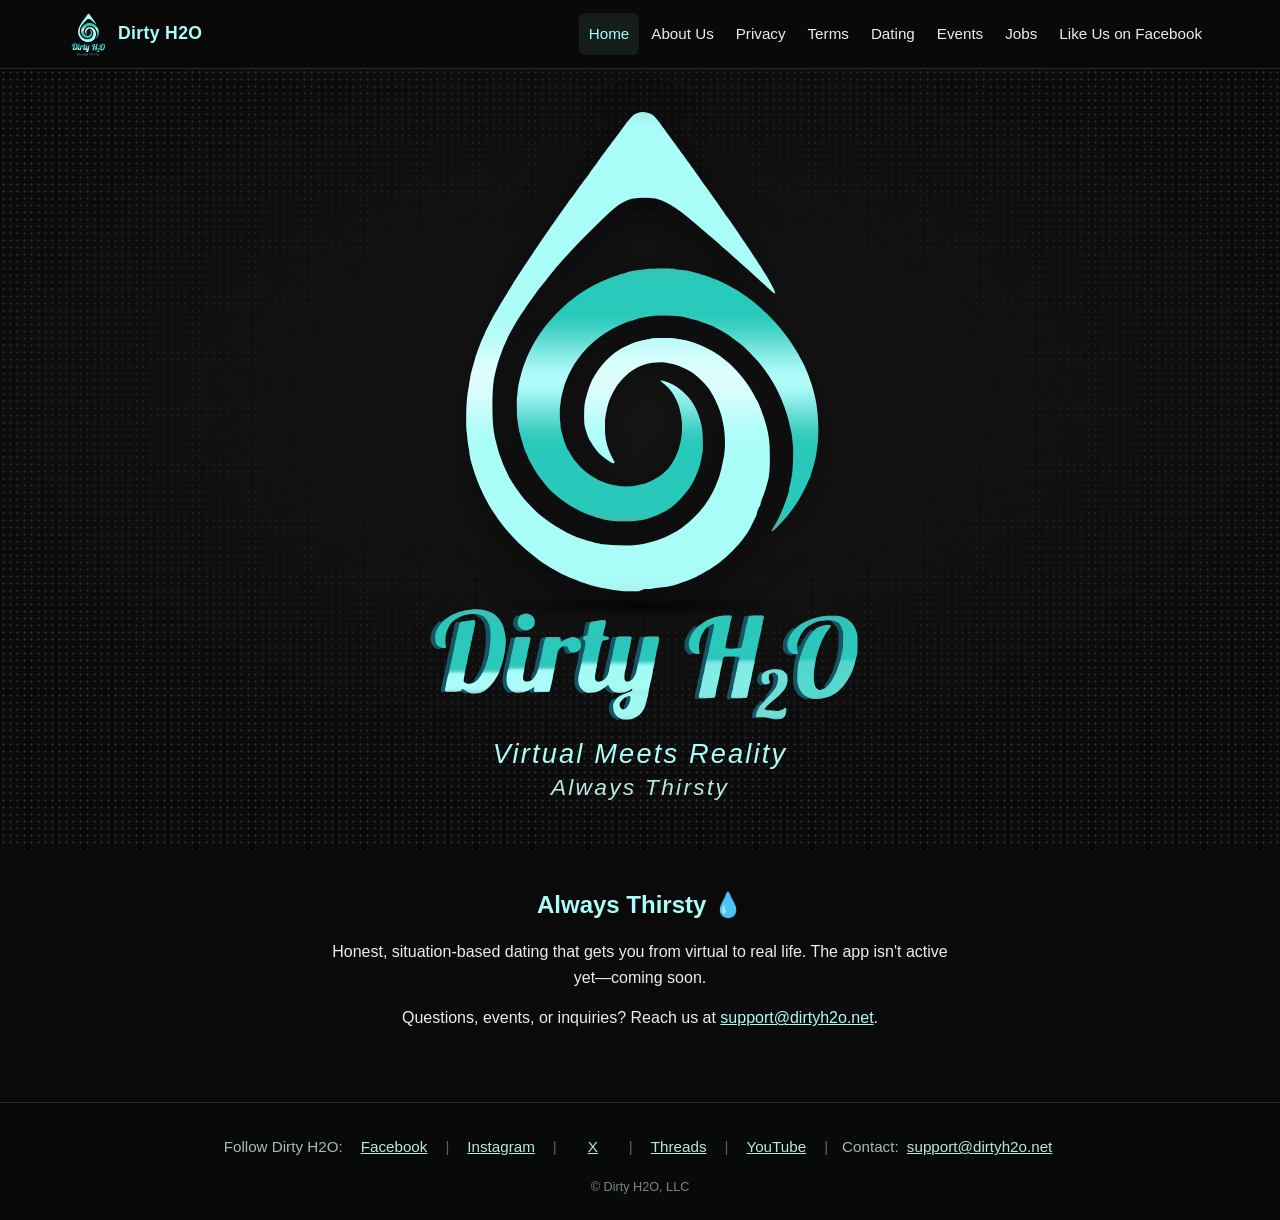
<file: index.html>
<!DOCTYPE html>
<html lang="en">
<head>
<meta charset="utf-8">
<meta name="viewport" content="width=device-width, initial-scale=1">
<title>Dirty H2O</title>
<meta name="description" content="Honest, situation-based dating that gets you from virtual to real life. The app isn&#x27;t active yet—coming soon.">
<link rel="canonical" href="https://dirtyh2o.net/">
<meta name="theme-color" content="#0a0a0a">
<meta name="color-scheme" content="dark">
<link rel="icon" href="/favicon.ico" sizes="any">
<link rel="icon" href="/favicon.svg" type="image/svg+xml">
<link rel="apple-touch-icon" href="/apple-touch-icon.png">
<meta property="og:type" content="website">
<meta property="og:site_name" content="Dirty H2O">
<meta property="og:title" content="Dirty H2O">
<meta property="og:description" content="Honest, situation-based dating that gets you from virtual to real life. The app isn&#x27;t active yet—coming soon.">
<meta property="og:url" content="https://dirtyh2o.net/">
<meta property="og:image" content="https://dirtyh2o.net/og-image.png">
<meta property="og:image:width" content="1200">
<meta property="og:image:height" content="630">
<meta property="og:image:alt" content="Dirty H2O logo — Always Thirsty">
<meta name="twitter:card" content="summary_large_image">
<meta name="twitter:site" content="@DirtyH2OFun">
<meta name="twitter:title" content="Dirty H2O">
<meta name="twitter:description" content="Honest, situation-based dating that gets you from virtual to real life. The app isn&#x27;t active yet—coming soon.">
<meta name="twitter:image" content="https://dirtyh2o.net/og-image.png">
<link rel="stylesheet" href="/styles.css">
</head>
<body>
<a class="skip" href="#main">Skip to main content</a>
<header class="site-header"><div class="bar">
<a class="brand" href="/"><img src="/dirty-h2o-logo-v2-smooth.svg" alt="" width="40" height="48">Dirty H2O</a>
<div class="nav-desktop"><nav class="nav" aria-label="Main"><ul><li><a href="/" aria-current="page">Home</a></li><li class="sub"><a href="/about-us/">About Us</a><ul><li><a href="/about-us/history/">History</a></li><li><a href="/about-us/our-team/">Our Team</a></li><li><a href="/about-us/contact-us/">Contact Us</a></li></ul></li><li><a href="/privacy/">Privacy</a></li><li><a href="/terms/">Terms</a></li><li><a href="/dating/">Dating</a></li><li><a href="/events/">Events</a></li><li><a href="/jobs/">Jobs</a></li><li><a href="https://www.facebook.com/dirtyh20" rel="noopener" target="_blank">Like Us on Facebook</a></li></ul></nav></div>
<details class="menu"><summary aria-label="Menu">Menu</summary><nav class="nav" aria-label="Main"><ul><li><a href="/" aria-current="page">Home</a></li><li class="sub"><a href="/about-us/">About Us</a><ul><li><a href="/about-us/history/">History</a></li><li><a href="/about-us/our-team/">Our Team</a></li><li><a href="/about-us/contact-us/">Contact Us</a></li></ul></li><li><a href="/privacy/">Privacy</a></li><li><a href="/terms/">Terms</a></li><li><a href="/dating/">Dating</a></li><li><a href="/events/">Events</a></li><li><a href="/jobs/">Jobs</a></li><li><a href="https://www.facebook.com/dirtyh20" rel="noopener" target="_blank">Like Us on Facebook</a></li></ul></nav></details>
</div></header>
<main id="main">
<h1 class="skip-h1" style="position:absolute;width:1px;height:1px;overflow:hidden;clip:rect(0,0,0,0)">Dirty H2O</h1>
<iframe class="hero-frame" src="/hero/" title="Dirty H2O logo animation: Virtual Meets Reality, Always Thirsty" loading="eager"></iframe>
<section class="page home-intro">
<p>Always Thirsty 💧</p>
<p>Honest, situation-based dating that gets you from virtual to real life. The app isn't active yet—coming soon.</p>
<p>Questions, events, or inquiries? Reach us at <a href="mailto:support@dirtyh2o.net">support@dirtyh2o.net</a>.</p>
</section>
</main>
<footer class="site-footer"><div class="inner">
<span>Follow Dirty H2O:</span> <a href="https://www.facebook.com/dirtyh20" rel="noopener" target="_blank">Facebook</a> <span class="sep">|</span> <a href="https://www.instagram.com/dirtyh2o_/" rel="noopener" target="_blank">Instagram</a> <span class="sep">|</span> <a href="https://x.com/DirtyH2OFun" rel="noopener" target="_blank">X</a> <span class="sep">|</span> <a href="https://www.threads.com/@dirtyh2o_" rel="noopener" target="_blank">Threads</a> <span class="sep">|</span> <a href="https://www.youtube.com/@DirtyH2OFun" rel="noopener" target="_blank">YouTube</a> <span class="sep">|</span> <span>Contact: <a href="mailto:support@dirtyh2o.net">support@dirtyh2o.net</a></span>
<small>© Dirty H2O, LLC</small>
</div></footer>
</body>
</html>
</file>
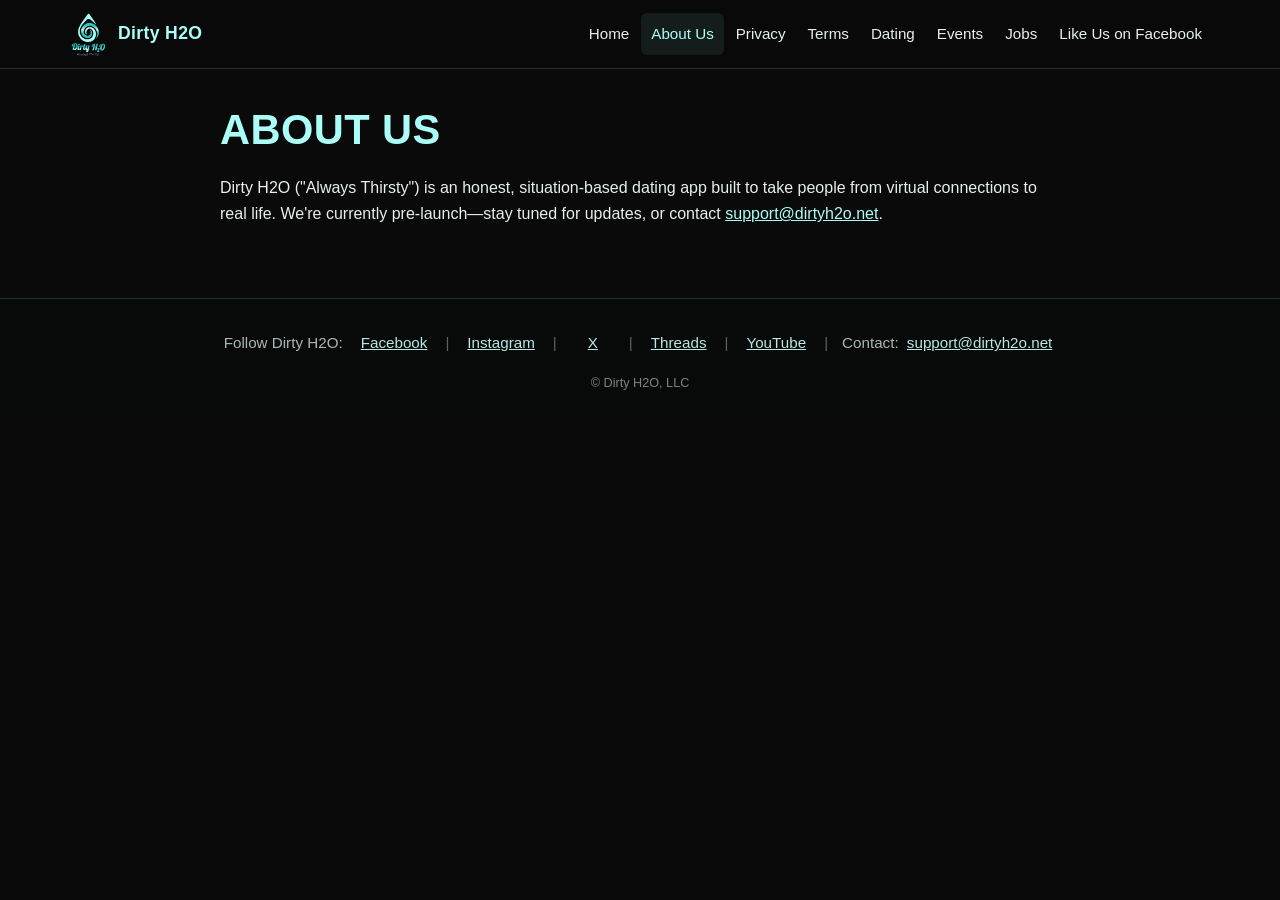
<file: about-us/index.html>
<!DOCTYPE html>
<html lang="en">
<head>
<meta charset="utf-8">
<meta name="viewport" content="width=device-width, initial-scale=1">
<title>Dirty H2O - About Us</title>
<meta name="description" content="Dirty H2O (&quot;Always Thirsty&quot;) is an honest, situation-based dating app built to take people from virtual connections to real life.">
<link rel="canonical" href="https://dirtyh2o.net/about-us/">
<meta name="theme-color" content="#0a0a0a">
<meta name="color-scheme" content="dark">
<link rel="icon" href="/favicon.ico" sizes="any">
<link rel="icon" href="/favicon.svg" type="image/svg+xml">
<link rel="apple-touch-icon" href="/apple-touch-icon.png">
<meta property="og:type" content="website">
<meta property="og:site_name" content="Dirty H2O">
<meta property="og:title" content="Dirty H2O - About Us">
<meta property="og:description" content="Dirty H2O (&quot;Always Thirsty&quot;) is an honest, situation-based dating app built to take people from virtual connections to real life.">
<meta property="og:url" content="https://dirtyh2o.net/about-us/">
<meta property="og:image" content="https://dirtyh2o.net/og-image.png">
<meta property="og:image:width" content="1200">
<meta property="og:image:height" content="630">
<meta property="og:image:alt" content="Dirty H2O logo — Always Thirsty">
<meta name="twitter:card" content="summary_large_image">
<meta name="twitter:site" content="@DirtyH2OFun">
<meta name="twitter:title" content="Dirty H2O - About Us">
<meta name="twitter:description" content="Dirty H2O (&quot;Always Thirsty&quot;) is an honest, situation-based dating app built to take people from virtual connections to real life.">
<meta name="twitter:image" content="https://dirtyh2o.net/og-image.png">
<link rel="stylesheet" href="/styles.css">
</head>
<body>
<a class="skip" href="#main">Skip to main content</a>
<header class="site-header"><div class="bar">
<a class="brand" href="/"><img src="/dirty-h2o-logo-v2-smooth.svg" alt="" width="40" height="48">Dirty H2O</a>
<div class="nav-desktop"><nav class="nav" aria-label="Main"><ul><li><a href="/">Home</a></li><li class="sub"><a href="/about-us/" aria-current="page">About Us</a><ul><li><a href="/about-us/history/">History</a></li><li><a href="/about-us/our-team/">Our Team</a></li><li><a href="/about-us/contact-us/">Contact Us</a></li></ul></li><li><a href="/privacy/">Privacy</a></li><li><a href="/terms/">Terms</a></li><li><a href="/dating/">Dating</a></li><li><a href="/events/">Events</a></li><li><a href="/jobs/">Jobs</a></li><li><a href="https://www.facebook.com/dirtyh20" rel="noopener" target="_blank">Like Us on Facebook</a></li></ul></nav></div>
<details class="menu"><summary aria-label="Menu">Menu</summary><nav class="nav" aria-label="Main"><ul><li><a href="/">Home</a></li><li class="sub"><a href="/about-us/" aria-current="page">About Us</a><ul><li><a href="/about-us/history/">History</a></li><li><a href="/about-us/our-team/">Our Team</a></li><li><a href="/about-us/contact-us/">Contact Us</a></li></ul></li><li><a href="/privacy/">Privacy</a></li><li><a href="/terms/">Terms</a></li><li><a href="/dating/">Dating</a></li><li><a href="/events/">Events</a></li><li><a href="/jobs/">Jobs</a></li><li><a href="https://www.facebook.com/dirtyh20" rel="noopener" target="_blank">Like Us on Facebook</a></li></ul></nav></details>
</div></header>
<main id="main">
<article class="page">
<h1>About Us</h1>
<p>Dirty H2O ("Always Thirsty") is an honest, situation-based dating app built to take people from virtual connections to real life. We're currently pre-launch—stay tuned for updates, or contact <a href="mailto:support@dirtyh2o.net">support@dirtyh2o.net</a>.</p>
</article>
</main>
<footer class="site-footer"><div class="inner">
<span>Follow Dirty H2O:</span> <a href="https://www.facebook.com/dirtyh20" rel="noopener" target="_blank">Facebook</a> <span class="sep">|</span> <a href="https://www.instagram.com/dirtyh2o_/" rel="noopener" target="_blank">Instagram</a> <span class="sep">|</span> <a href="https://x.com/DirtyH2OFun" rel="noopener" target="_blank">X</a> <span class="sep">|</span> <a href="https://www.threads.com/@dirtyh2o_" rel="noopener" target="_blank">Threads</a> <span class="sep">|</span> <a href="https://www.youtube.com/@DirtyH2OFun" rel="noopener" target="_blank">YouTube</a> <span class="sep">|</span> <span>Contact: <a href="mailto:support@dirtyh2o.net">support@dirtyh2o.net</a></span>
<small>© Dirty H2O, LLC</small>
</div></footer>
</body>
</html>
</file>
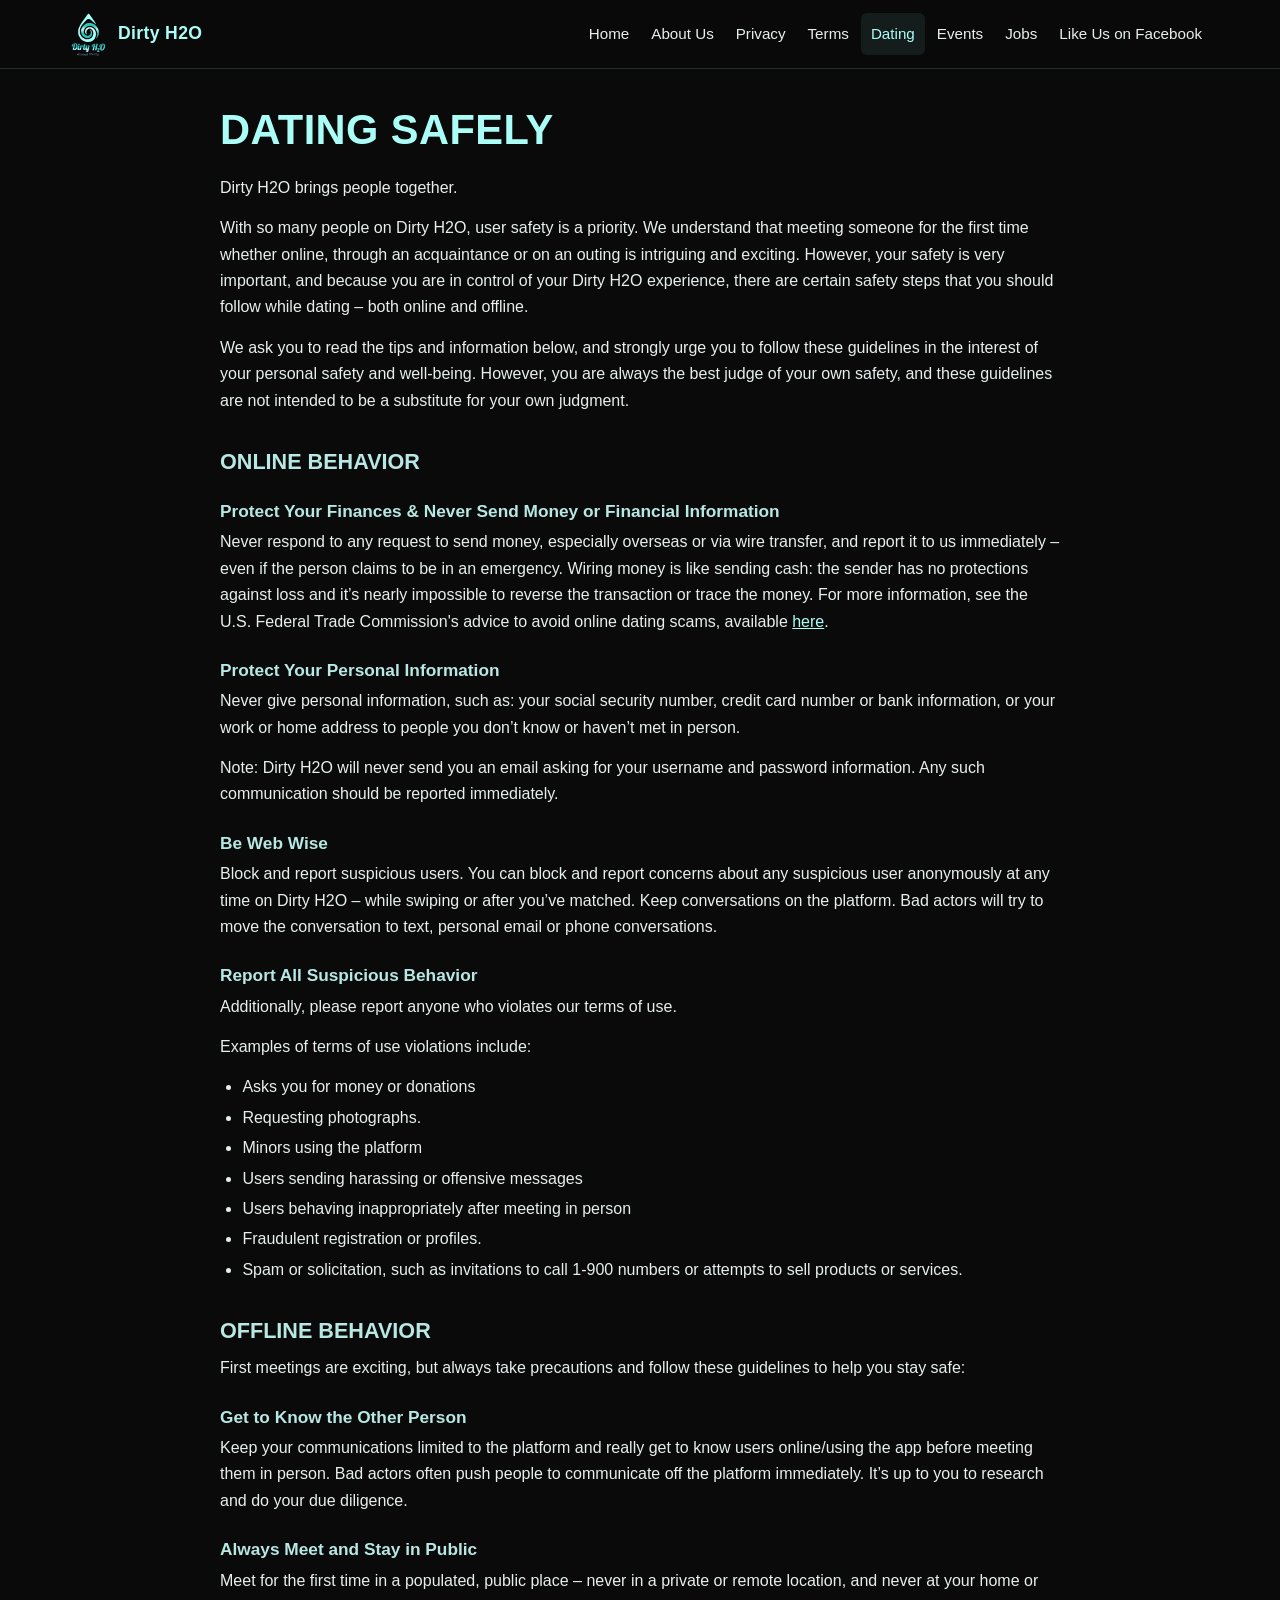
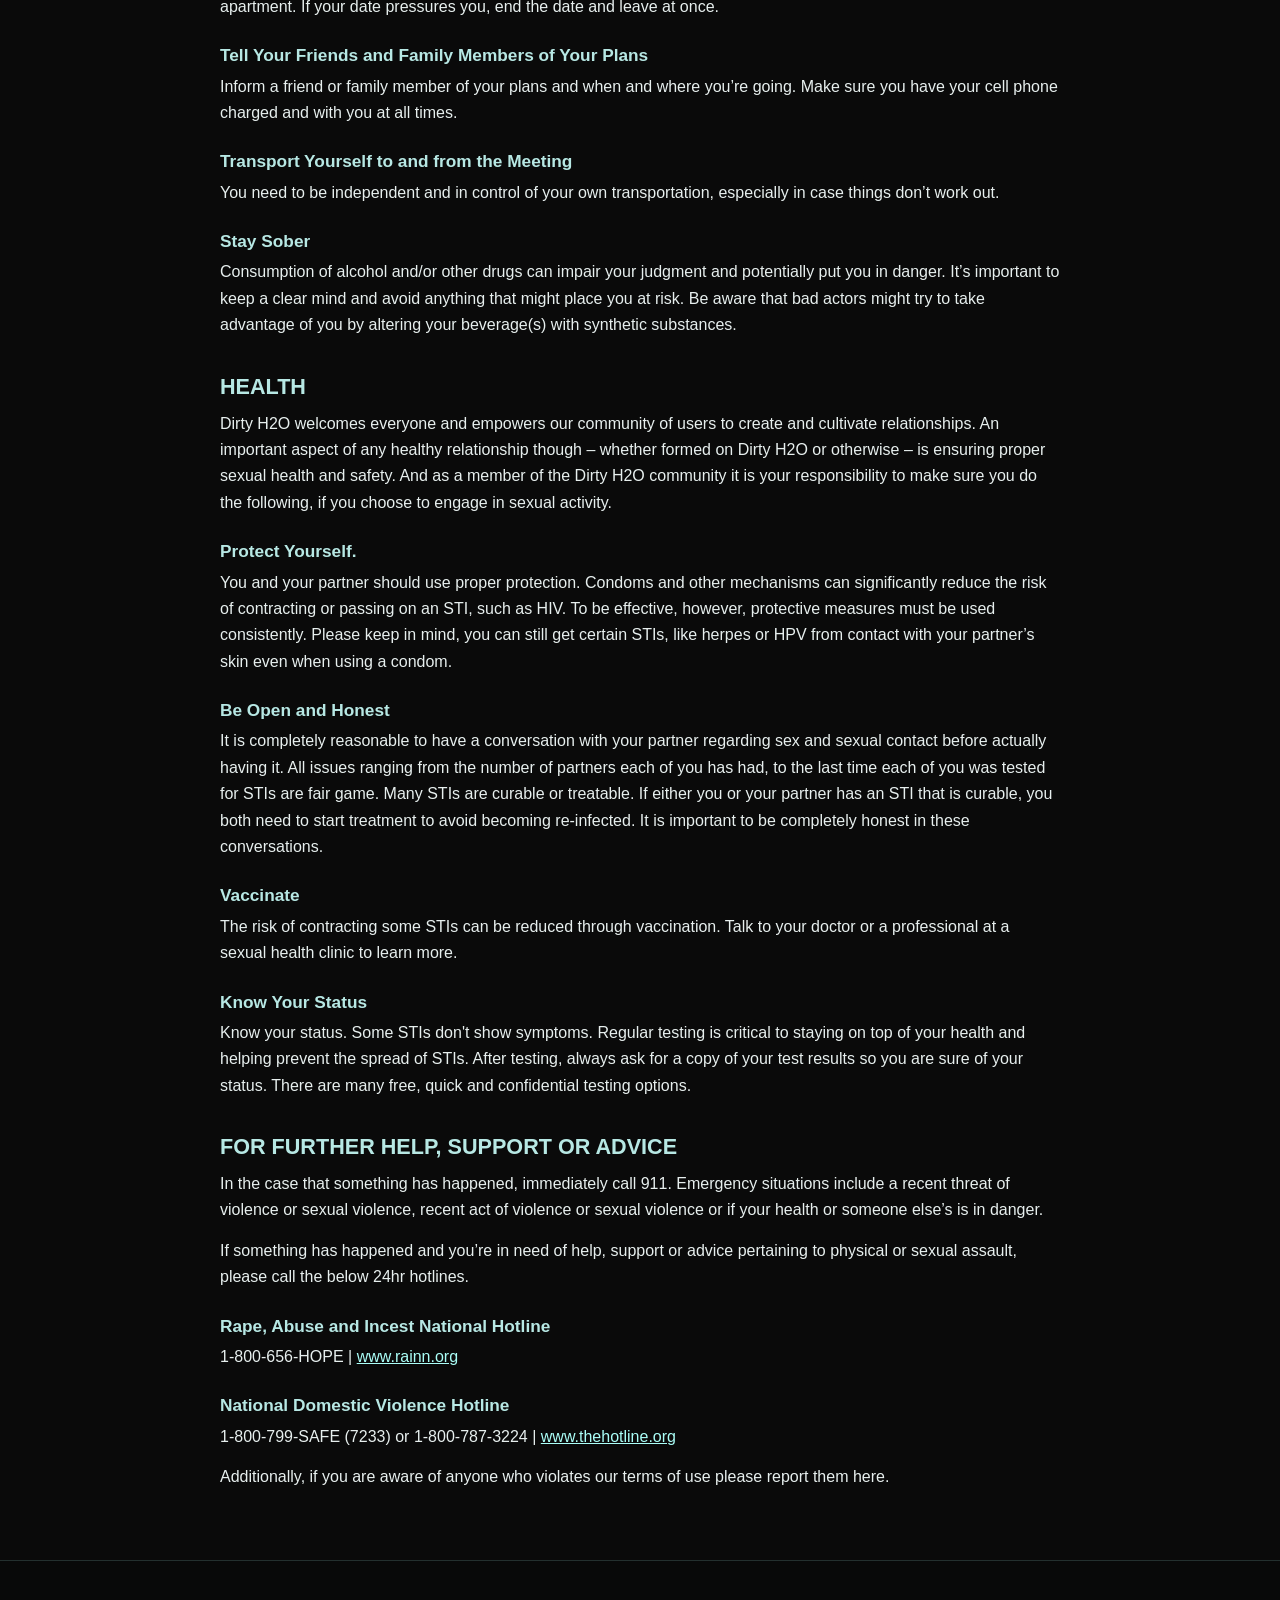
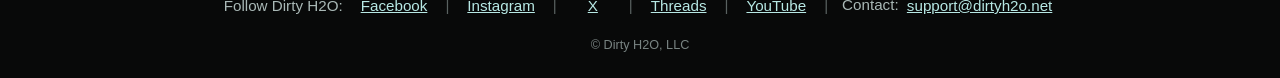
<file: dating/index.html>
<!DOCTYPE html>
<html lang="en">
<head>
<meta charset="utf-8">
<meta name="viewport" content="width=device-width, initial-scale=1">
<title>Dirty H2O - Dating</title>
<meta name="description" content="Dating safely with Dirty H2O: online and offline safety tips.">
<link rel="canonical" href="https://dirtyh2o.net/dating/">
<meta name="theme-color" content="#0a0a0a">
<meta name="color-scheme" content="dark">
<link rel="icon" href="/favicon.ico" sizes="any">
<link rel="icon" href="/favicon.svg" type="image/svg+xml">
<link rel="apple-touch-icon" href="/apple-touch-icon.png">
<meta property="og:type" content="website">
<meta property="og:site_name" content="Dirty H2O">
<meta property="og:title" content="Dirty H2O - Dating">
<meta property="og:description" content="Dating safely with Dirty H2O: online and offline safety tips.">
<meta property="og:url" content="https://dirtyh2o.net/dating/">
<meta property="og:image" content="https://dirtyh2o.net/og-image.png">
<meta property="og:image:width" content="1200">
<meta property="og:image:height" content="630">
<meta property="og:image:alt" content="Dirty H2O logo — Always Thirsty">
<meta name="twitter:card" content="summary_large_image">
<meta name="twitter:site" content="@DirtyH2OFun">
<meta name="twitter:title" content="Dirty H2O - Dating">
<meta name="twitter:description" content="Dating safely with Dirty H2O: online and offline safety tips.">
<meta name="twitter:image" content="https://dirtyh2o.net/og-image.png">
<link rel="stylesheet" href="/styles.css">
</head>
<body>
<a class="skip" href="#main">Skip to main content</a>
<header class="site-header"><div class="bar">
<a class="brand" href="/"><img src="/dirty-h2o-logo-v2-smooth.svg" alt="" width="40" height="48">Dirty H2O</a>
<div class="nav-desktop"><nav class="nav" aria-label="Main"><ul><li><a href="/">Home</a></li><li class="sub"><a href="/about-us/">About Us</a><ul><li><a href="/about-us/history/">History</a></li><li><a href="/about-us/our-team/">Our Team</a></li><li><a href="/about-us/contact-us/">Contact Us</a></li></ul></li><li><a href="/privacy/">Privacy</a></li><li><a href="/terms/">Terms</a></li><li><a href="/dating/" aria-current="page">Dating</a></li><li><a href="/events/">Events</a></li><li><a href="/jobs/">Jobs</a></li><li><a href="https://www.facebook.com/dirtyh20" rel="noopener" target="_blank">Like Us on Facebook</a></li></ul></nav></div>
<details class="menu"><summary aria-label="Menu">Menu</summary><nav class="nav" aria-label="Main"><ul><li><a href="/">Home</a></li><li class="sub"><a href="/about-us/">About Us</a><ul><li><a href="/about-us/history/">History</a></li><li><a href="/about-us/our-team/">Our Team</a></li><li><a href="/about-us/contact-us/">Contact Us</a></li></ul></li><li><a href="/privacy/">Privacy</a></li><li><a href="/terms/">Terms</a></li><li><a href="/dating/" aria-current="page">Dating</a></li><li><a href="/events/">Events</a></li><li><a href="/jobs/">Jobs</a></li><li><a href="https://www.facebook.com/dirtyh20" rel="noopener" target="_blank">Like Us on Facebook</a></li></ul></nav></details>
</div></header>
<main id="main">
<article class="page">
<h1>Dating Safely</h1>
<p>Dirty H2O brings people together.</p>
<p>With so many people on Dirty H2O, user safety is a priority. We understand that meeting someone for the first time whether online, through an acquaintance or on an outing is intriguing and exciting. However, your safety is very important, and because you are in control of your Dirty H2O experience, there are certain safety steps that you should follow while dating – both online and offline.</p>
<p>We ask you to read the tips and information below, and strongly urge you to follow these guidelines in the interest of your personal safety and well-being. However, you are always the best judge of your own safety, and these guidelines are not intended to be a substitute for your own judgment.</p>
<h2>Online Behavior</h2>
<h3>Protect Your Finances &amp; Never Send Money or Financial Information</h3>
<p>Never respond to any request to send money, especially overseas or via wire transfer, and report it to us immediately – even if the person claims to be in an emergency. Wiring money is like sending cash: the sender has no protections against loss and it’s nearly impossible to reverse the transaction or trace the money. For more information, see the U.S. Federal Trade Commission's advice to avoid online dating scams, available <a href="https://www.consumer.ftc.gov/articles/0004-online-dating-scams" rel="noopener" target="_blank">here</a>.</p>
<h3>Protect Your Personal Information</h3>
<p>Never give personal information, such as: your social security number, credit card number or bank information, or your work or home address to people you don’t know or haven’t met in person.</p>
<p>Note: Dirty H2O will never send you an email asking for your username and password information. Any such communication should be reported immediately.</p>
<h3>Be Web Wise</h3>
<p>Block and report suspicious users. You can block and report concerns about any suspicious user anonymously at any time on Dirty H2O – while swiping or after you’ve matched. Keep conversations on the platform. Bad actors will try to move the conversation to text, personal email or phone conversations.</p>
<h3>Report All Suspicious Behavior</h3>
<p>Additionally, please report anyone who violates our terms of use.</p>
<p>Examples of terms of use violations include:</p>
<ul><li>Asks you for money or donations</li><li>Requesting photographs.</li><li>Minors using the platform</li><li>Users sending harassing or offensive messages</li><li>Users behaving inappropriately after meeting in person</li><li>Fraudulent registration or profiles.</li><li>Spam or solicitation, such as invitations to call 1-900 numbers or attempts to sell products or services.</li></ul>
<h2>Offline Behavior</h2>
<p>First meetings are exciting, but always take precautions and follow these guidelines to help you stay safe:</p>
<h3>Get to Know the Other Person</h3>
<p>Keep your communications limited to the platform and really get to know users online/using the app before meeting them in person. Bad actors often push people to communicate off the platform immediately. It’s up to you to research and do your due diligence.</p>
<h3>Always Meet and Stay in Public</h3>
<p>Meet for the first time in a populated, public place – never in a private or remote location, and never at your home or apartment. If your date pressures you, end the date and leave at once.</p>
<h3>Tell Your Friends and Family Members of Your Plans</h3>
<p>Inform a friend or family member of your plans and when and where you’re going. Make sure you have your cell phone charged and with you at all times.</p>
<h3>Transport Yourself to and from the Meeting</h3>
<p>You need to be independent and in control of your own transportation, especially in case things don’t work out.</p>
<h3>Stay Sober</h3>
<p>Consumption of alcohol and/or other drugs can impair your judgment and potentially put you in danger. It’s important to keep a clear mind and avoid anything that might place you at risk. Be aware that bad actors might try to take advantage of you by altering your beverage(s) with synthetic substances.</p>
<h2>Health</h2>
<p>Dirty H2O welcomes everyone and empowers our community of users to create and cultivate relationships. An important aspect of any healthy relationship though – whether formed on Dirty H2O or otherwise – is ensuring proper sexual health and safety. And as a member of the Dirty H2O community it is your responsibility to make sure you do the following, if you choose to engage in sexual activity.</p>
<h3>Protect Yourself.</h3>
<p>You and your partner should use proper protection. Condoms and other mechanisms can significantly reduce the risk of contracting or passing on an STI, such as HIV. To be effective, however, protective measures must be used consistently. Please keep in mind, you can still get certain STIs, like herpes or HPV from contact with your partner’s skin even when using a condom.</p>
<h3>Be Open and Honest</h3>
<p>It is completely reasonable to have a conversation with your partner regarding sex and sexual contact before actually having it. All issues ranging from the number of partners each of you has had, to the last time each of you was tested for STIs are fair game. Many STIs are curable or treatable. If either you or your partner has an STI that is curable, you both need to start treatment to avoid becoming re-infected. It is important to be completely honest in these conversations.</p>
<h3>Vaccinate</h3>
<p>The risk of contracting some STIs can be reduced through vaccination. Talk to your doctor or a professional at a sexual health clinic to learn more.</p>
<h3>Know Your Status</h3>
<p>Know your status. Some STIs don't show symptoms. Regular testing is critical to staying on top of your health and helping prevent the spread of STIs. After testing, always ask for a copy of your test results so you are sure of your status. There are many free, quick and confidential testing options.</p>
<h2>For Further Help, Support or Advice</h2>
<p>In the case that something has happened, immediately call 911. Emergency situations include a recent threat of violence or sexual violence, recent act of violence or sexual violence or if your health or someone else’s is in danger.</p>
<p>If something has happened and you’re in need of help, support or advice pertaining to physical or sexual assault, please call the below 24hr hotlines.</p>
<h3>Rape, Abuse and Incest National Hotline</h3>
<p>1-800-656-HOPE | <a href="https://www.rainn.org/" rel="noopener" target="_blank">www.rainn.org</a></p>
<h3>National Domestic Violence Hotline</h3>
<p>1-800-799-SAFE (7233) or 1-800-787-3224 | <a href="http://www.thehotline.org/" rel="noopener" target="_blank">www.thehotline.org</a></p>
<p>Additionally, if you are aware of anyone who violates our terms of use please report them here.</p>
</article>
</main>
<footer class="site-footer"><div class="inner">
<span>Follow Dirty H2O:</span> <a href="https://www.facebook.com/dirtyh20" rel="noopener" target="_blank">Facebook</a> <span class="sep">|</span> <a href="https://www.instagram.com/dirtyh2o_/" rel="noopener" target="_blank">Instagram</a> <span class="sep">|</span> <a href="https://x.com/DirtyH2OFun" rel="noopener" target="_blank">X</a> <span class="sep">|</span> <a href="https://www.threads.com/@dirtyh2o_" rel="noopener" target="_blank">Threads</a> <span class="sep">|</span> <a href="https://www.youtube.com/@DirtyH2OFun" rel="noopener" target="_blank">YouTube</a> <span class="sep">|</span> <span>Contact: <a href="mailto:support@dirtyh2o.net">support@dirtyh2o.net</a></span>
<small>© Dirty H2O, LLC</small>
</div></footer>
</body>
</html>
</file>
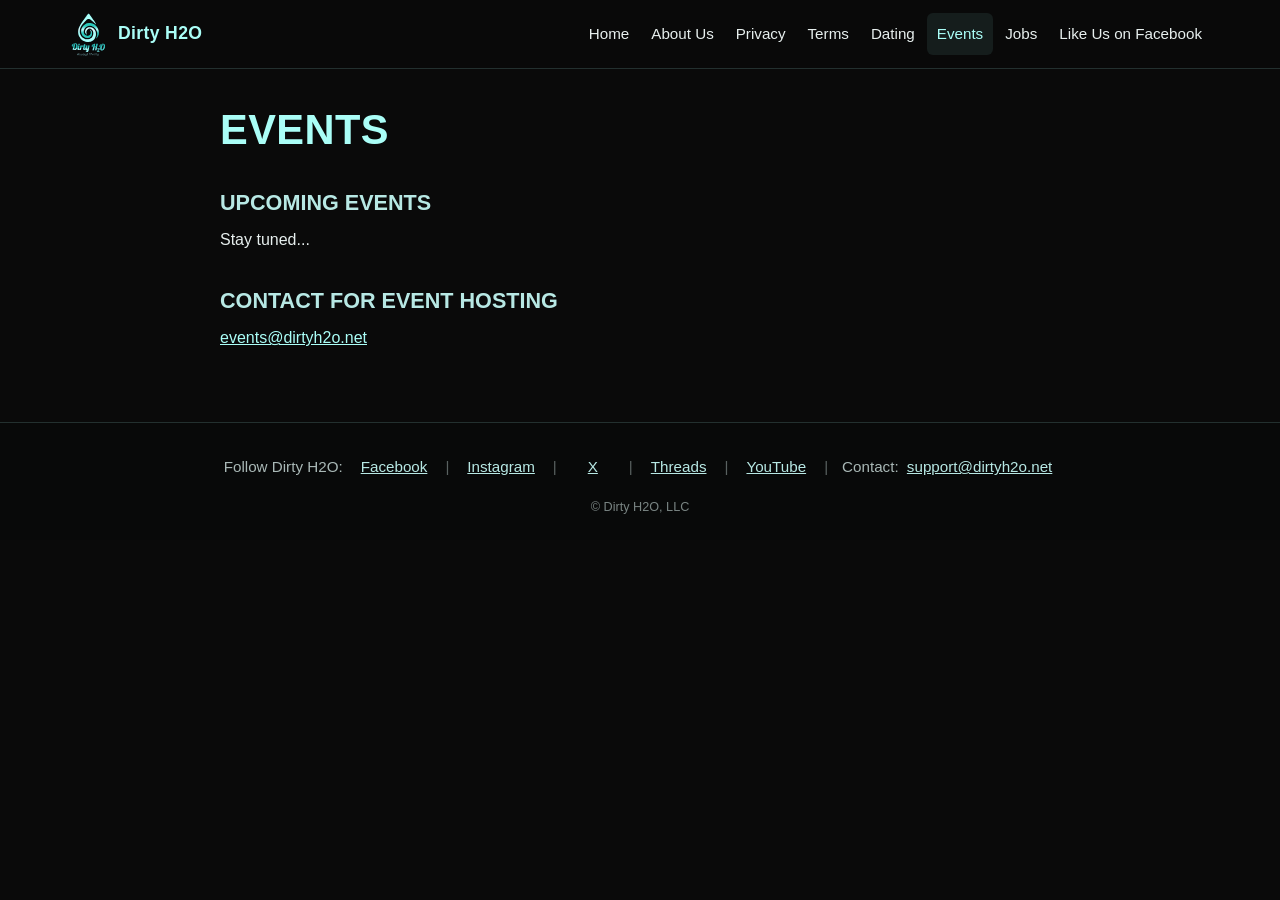
<file: events/index.html>
<!DOCTYPE html>
<html lang="en">
<head>
<meta charset="utf-8">
<meta name="viewport" content="width=device-width, initial-scale=1">
<title>Dirty H2O - Events</title>
<meta name="description" content="Dirty H2O events. Upcoming events: stay tuned.">
<link rel="canonical" href="https://dirtyh2o.net/events/">
<meta name="theme-color" content="#0a0a0a">
<meta name="color-scheme" content="dark">
<link rel="icon" href="/favicon.ico" sizes="any">
<link rel="icon" href="/favicon.svg" type="image/svg+xml">
<link rel="apple-touch-icon" href="/apple-touch-icon.png">
<meta property="og:type" content="website">
<meta property="og:site_name" content="Dirty H2O">
<meta property="og:title" content="Dirty H2O - Events">
<meta property="og:description" content="Dirty H2O events. Upcoming events: stay tuned.">
<meta property="og:url" content="https://dirtyh2o.net/events/">
<meta property="og:image" content="https://dirtyh2o.net/og-image.png">
<meta property="og:image:width" content="1200">
<meta property="og:image:height" content="630">
<meta property="og:image:alt" content="Dirty H2O logo — Always Thirsty">
<meta name="twitter:card" content="summary_large_image">
<meta name="twitter:site" content="@DirtyH2OFun">
<meta name="twitter:title" content="Dirty H2O - Events">
<meta name="twitter:description" content="Dirty H2O events. Upcoming events: stay tuned.">
<meta name="twitter:image" content="https://dirtyh2o.net/og-image.png">
<link rel="stylesheet" href="/styles.css">
</head>
<body>
<a class="skip" href="#main">Skip to main content</a>
<header class="site-header"><div class="bar">
<a class="brand" href="/"><img src="/dirty-h2o-logo-v2-smooth.svg" alt="" width="40" height="48">Dirty H2O</a>
<div class="nav-desktop"><nav class="nav" aria-label="Main"><ul><li><a href="/">Home</a></li><li class="sub"><a href="/about-us/">About Us</a><ul><li><a href="/about-us/history/">History</a></li><li><a href="/about-us/our-team/">Our Team</a></li><li><a href="/about-us/contact-us/">Contact Us</a></li></ul></li><li><a href="/privacy/">Privacy</a></li><li><a href="/terms/">Terms</a></li><li><a href="/dating/">Dating</a></li><li><a href="/events/" aria-current="page">Events</a></li><li><a href="/jobs/">Jobs</a></li><li><a href="https://www.facebook.com/dirtyh20" rel="noopener" target="_blank">Like Us on Facebook</a></li></ul></nav></div>
<details class="menu"><summary aria-label="Menu">Menu</summary><nav class="nav" aria-label="Main"><ul><li><a href="/">Home</a></li><li class="sub"><a href="/about-us/">About Us</a><ul><li><a href="/about-us/history/">History</a></li><li><a href="/about-us/our-team/">Our Team</a></li><li><a href="/about-us/contact-us/">Contact Us</a></li></ul></li><li><a href="/privacy/">Privacy</a></li><li><a href="/terms/">Terms</a></li><li><a href="/dating/">Dating</a></li><li><a href="/events/" aria-current="page">Events</a></li><li><a href="/jobs/">Jobs</a></li><li><a href="https://www.facebook.com/dirtyh20" rel="noopener" target="_blank">Like Us on Facebook</a></li></ul></nav></details>
</div></header>
<main id="main">
<article class="page">
<h1>Events</h1>
<h2>Upcoming Events</h2>
<p>Stay tuned...</p>
<h2>Contact for Event Hosting</h2>
<p><a href="mailto:events@dirtyh2o.net">events@dirtyh2o.net</a></p>
</article>
</main>
<footer class="site-footer"><div class="inner">
<span>Follow Dirty H2O:</span> <a href="https://www.facebook.com/dirtyh20" rel="noopener" target="_blank">Facebook</a> <span class="sep">|</span> <a href="https://www.instagram.com/dirtyh2o_/" rel="noopener" target="_blank">Instagram</a> <span class="sep">|</span> <a href="https://x.com/DirtyH2OFun" rel="noopener" target="_blank">X</a> <span class="sep">|</span> <a href="https://www.threads.com/@dirtyh2o_" rel="noopener" target="_blank">Threads</a> <span class="sep">|</span> <a href="https://www.youtube.com/@DirtyH2OFun" rel="noopener" target="_blank">YouTube</a> <span class="sep">|</span> <span>Contact: <a href="mailto:support@dirtyh2o.net">support@dirtyh2o.net</a></span>
<small>© Dirty H2O, LLC</small>
</div></footer>
</body>
</html>
</file>
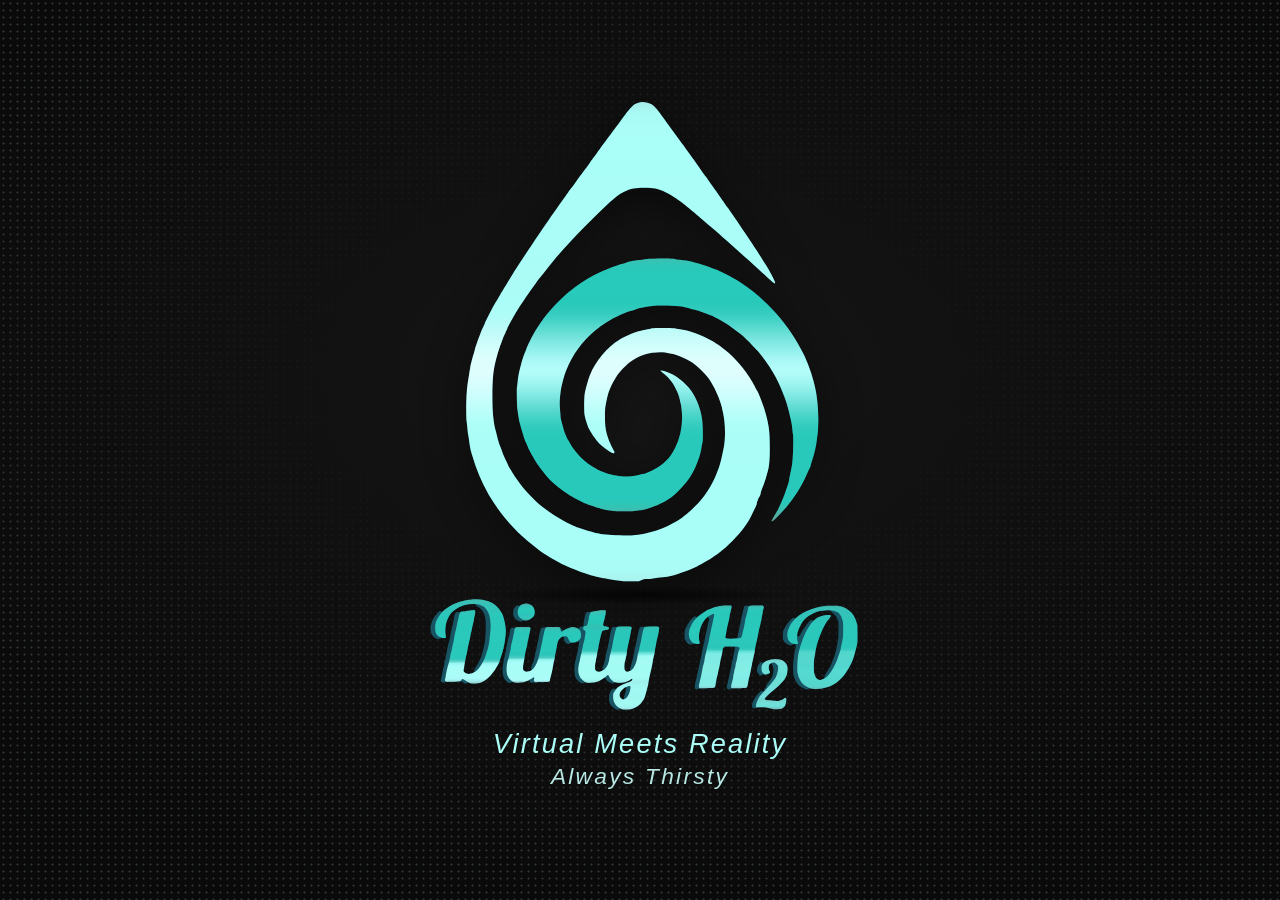
<file: hero/index.html>
<!DOCTYPE html>
<html lang="en">
<head>
  <meta charset="utf-8">
  <meta name="viewport" content="width=device-width, initial-scale=1">
  <meta name="color-scheme" content="dark">
  <meta name="theme-color" content="#0a0a0a">
  <meta name="robots" content="noindex, nofollow">
  <title>Dirty H2O — Home hero drip (Format B v2)</title>
  <style>
    /* Dirty H2O Home hero drip.
       Default: play once (~2.45s), then hold the settled logo.
       ?reduce=1  — force settled state (same as prefers-reduced-motion: reduce)
       ?capture=1&t=SECONDS — paused seek for frame export (JS)
       Native prefers-reduced-motion is CSS-only and works if the iframe blocks JS. */
    :root {
      --bg0: #0a0a0a;
      --bg1: #161616;
      --teal: #aafef7;
      --teal-soft: #b7e8e4;
      --teal-dim: rgba(170, 254, 247, 0.55);
      --once: 2.45s;
      --loop: 5s;
    }

    * { box-sizing: border-box; margin: 0; padding: 0; }

    /* iframe-first: fill the Sites embed (or a normal tab). Do not use
       min-height: 100vh — that causes inner scrollbars when the iframe is
       shorter than the browser window, especially on mobile. */
    html, body {
      width: 100%;
      height: 100%;
      overflow: hidden;
      background: var(--bg0);
      color: var(--teal);
    }

    body {
      font-family: "Segoe UI", "Helvetica Neue", Helvetica, Arial, sans-serif;
      overscroll-behavior: none;
    }

    .hero {
      position: relative;
      overflow: hidden;
      width: 100%;
      height: 100%;
      display: flex;
      align-items: center;
      justify-content: center;
      padding: clamp(12px, 6vmin, 80px) 20px clamp(16px, 8vmin, 96px);
      background:
        radial-gradient(ellipse 90% 80% at 50% 42%, var(--bg1) 0%, var(--bg0) 72%);
    }

    .halftone {
      position: absolute;
      inset: 0;
      pointer-events: none;
      background-image: radial-gradient(circle, rgba(168, 196, 196, 0.26) 0.9px, transparent 1.15px);
      background-size: 7px 7px;
      -webkit-mask-image: radial-gradient(ellipse 58% 52% at 50% 42%, transparent 38%, #000 100%);
      mask-image: radial-gradient(ellipse 58% 52% at 50% 42%, transparent 38%, #000 100%);
      opacity: 0.9;
    }

    .sr-only {
      position: absolute;
      width: 1px;
      height: 1px;
      padding: 0;
      margin: -1px;
      overflow: hidden;
      clip: rect(0, 0, 0, 0);
      white-space: nowrap;
      border: 0;
    }

    .stage {
      position: relative;
      z-index: 1;
      width: min(100%, 520px);
      display: flex;
      flex-direction: column;
      align-items: center;
    }

    .drip {
      position: relative;
      display: flex;
      justify-content: center;
      width: 100%;
    }

    .drop-motion {
      transform-origin: 50% 100%;
      will-change: transform, opacity;
      /* pre-animation state avoids a settled-logo flash */
      transform: translate3d(0, calc(-120vh - 80px), 0) scaleX(0.86) scaleY(1.22);
      opacity: 0;
      animation: drip-once var(--once) linear both;
    }

    .drop {
      display: block;
      width: clamp(200px, 64vw, 380px);
      height: auto;
      filter: drop-shadow(0 10px 22px rgba(0, 0, 0, 0.45));
    }

    .fx {
      position: absolute;
      left: 0;
      right: 0;
      bottom: 0;
      height: 0;
      pointer-events: none;
    }

    .land-shadow {
      position: absolute;
      left: 50%;
      bottom: -6px;
      width: 58%;
      height: 18px;
      background: radial-gradient(ellipse, rgba(0, 0, 0, 0.65) 0%, transparent 70%);
      transform: translateX(-50%) scale(0.2);
      opacity: 0;
      animation: shadow-once 0.55s ease-out 1.18s both;
    }

    .ripple {
      position: absolute;
      left: 50%;
      bottom: 2px;
      width: 42px;
      height: 14px;
      border: 2px solid var(--teal-dim);
      border-radius: 50%;
      transform: translateX(-50%) scale(0.25);
      opacity: 0;
      animation: ripple-once 0.85s ease-out 1.18s both;
    }

    .ripple.r2 {
      width: 34px;
      height: 12px;
      border-width: 1.5px;
      animation-delay: 1.32s;
      animation-duration: 1.25s;
    }

    .type {
      width: 100%;
      display: flex;
      flex-direction: column;
      align-items: center;
      margin-top: -0.35rem;
    }

    .wordmark {
      display: block;
      width: clamp(240px, 84vw, 440px);
      height: auto;
      opacity: 0;
      transform: translateY(14px);
      animation: type-once 0.7s ease-out 1.55s both;
    }

    .tagline {
      margin: 0;
      text-align: center;
      font-style: italic;
      font-weight: 400;
      letter-spacing: 0.08em;
      opacity: 0;
      transform: translateY(12px);
    }

    .t1 {
      margin-top: 0.5rem;
      font-size: clamp(1.05rem, 4.4vw, 1.7rem);
      color: var(--teal);
      animation: type-once 0.7s ease-out 1.72s both;
    }

    .t2 {
      margin-top: 0.22rem;
      font-size: clamp(0.95rem, 3.8vw, 1.42rem);
      color: var(--teal-soft);
      letter-spacing: 0.1em;
      animation: type-once 0.7s ease-out 1.88s both;
    }

    /* —— once, then hold (Sites default) —— */
    @keyframes drip-once {
      0%   { transform: translate3d(0, calc(-120vh - 80px), 0) scaleX(0.86) scaleY(1.22); opacity: 0; }
      5%   { transform: translate3d(0, calc(-100vh - 40px), 0) scaleX(0.86) scaleY(1.22); opacity: 1; }
      16%  { transform: translate3d(0, -78vh, 0) scaleX(0.88) scaleY(1.20); opacity: 1; }
      28%  { transform: translate3d(0, -52vh, 0) scaleX(0.90) scaleY(1.16); opacity: 1; }
      38%  { transform: translate3d(0, -26vh, 0) scaleX(0.93) scaleY(1.12); opacity: 1; }
      46%  { transform: translate3d(0, -7vh, 0) scaleX(0.97) scaleY(1.06); opacity: 1; }
      51%  { transform: translate3d(0, 0, 0) scaleX(1) scaleY(1); opacity: 1; }
      58%  { transform: translate3d(0, 11px, 0) scaleX(1.16) scaleY(0.80); opacity: 1; }
      68%  { transform: translate3d(0, -13px, 0) scaleX(0.94) scaleY(1.08); opacity: 1; }
      78%  { transform: translate3d(0, 5px, 0) scaleX(1.04) scaleY(0.96); opacity: 1; }
      88%  { transform: translate3d(0, -3px, 0) scaleX(0.99) scaleY(1.02); opacity: 1; }
      100% { transform: translate3d(0, 0, 0) scaleX(1) scaleY(1); opacity: 1; }
    }

    @keyframes type-once {
      from { opacity: 0; transform: translateY(14px); }
      to   { opacity: 1; transform: translateY(0); }
    }

    @keyframes ripple-once {
      0%   { opacity: 0; transform: translateX(-50%) scale(0.25); }
      20%  { opacity: 0.55; }
      100% { opacity: 0; transform: translateX(-50%) scale(2.6); }
    }

    @keyframes shadow-once {
      from { opacity: 0; transform: translateX(-50%) scale(0.2); }
      to   { opacity: 1; transform: translateX(-50%) scale(1); }
    }

    html.loop .drop-motion {
      animation: drip-loop var(--loop) linear infinite;
    }
    html.loop .land-shadow {
      animation: shadow-loop var(--loop) linear infinite;
    }
    html.loop .ripple {
      animation: ripple-loop var(--loop) linear infinite;
    }
    html.loop .ripple.r2 {
      animation-name: ripple-loop-b;
    }
    html.loop .wordmark {
      animation: type-loop var(--loop) linear infinite;
    }
    html.loop .t1 {
      animation: type-loop-b var(--loop) linear infinite;
    }
    html.loop .t2 {
      animation: type-loop-c var(--loop) linear infinite;
    }

    /* Fall occupies 0–49% of 5s (~0–2.45s), matching drip-once timing. */
    @keyframes drip-loop {
      0%   { transform: translate3d(0, calc(-120vh - 80px), 0) scaleX(0.86) scaleY(1.22); opacity: 0; }
      2.5% { transform: translate3d(0, calc(-100vh - 40px), 0) scaleX(0.86) scaleY(1.22); opacity: 1; }
      8%   { transform: translate3d(0, -78vh, 0) scaleX(0.88) scaleY(1.20); opacity: 1; }
      14%  { transform: translate3d(0, -52vh, 0) scaleX(0.90) scaleY(1.16); opacity: 1; }
      19%  { transform: translate3d(0, -26vh, 0) scaleX(0.93) scaleY(1.12); opacity: 1; }
      22.5%{ transform: translate3d(0, -7vh, 0) scaleX(0.97) scaleY(1.06); opacity: 1; }
      25%  { transform: translate3d(0, 0, 0) scaleX(1) scaleY(1); opacity: 1; }
      28.4%{ transform: translate3d(0, 11px, 0) scaleX(1.16) scaleY(0.80); opacity: 1; }
      33.3%{ transform: translate3d(0, -13px, 0) scaleX(0.94) scaleY(1.08); opacity: 1; }
      38.2%{ transform: translate3d(0, 5px, 0) scaleX(1.04) scaleY(0.96); opacity: 1; }
      43.1%{ transform: translate3d(0, -3px, 0) scaleX(0.99) scaleY(1.02); opacity: 1; }
      49%  { transform: translate3d(0, 0, 0) scaleX(1) scaleY(1); opacity: 1; }
      82%  { transform: translate3d(0, 0, 0) scaleX(1) scaleY(1); opacity: 1; }
      90%  { transform: translate3d(0, 0, 0) scaleX(1) scaleY(1); opacity: 0; }
      92%  { transform: translate3d(0, calc(-120vh - 80px), 0) scaleX(0.86) scaleY(1.22); opacity: 0; }
      100% { transform: translate3d(0, calc(-120vh - 80px), 0) scaleX(0.86) scaleY(1.22); opacity: 0; }
    }

    @keyframes type-loop {
      0%, 30%   { opacity: 0; transform: translateY(14px); }
      44%       { opacity: 1; transform: translateY(0); }
      82%       { opacity: 1; transform: translateY(0); }
      90%, 100% { opacity: 0; transform: translateY(8px); }
    }
    @keyframes type-loop-b {
      0%, 33%   { opacity: 0; transform: translateY(12px); }
      47%       { opacity: 1; transform: translateY(0); }
      82%       { opacity: 1; transform: translateY(0); }
      90%, 100% { opacity: 0; transform: translateY(8px); }
    }
    @keyframes type-loop-c {
      0%, 36%   { opacity: 0; transform: translateY(12px); }
      50%       { opacity: 1; transform: translateY(0); }
      82%       { opacity: 1; transform: translateY(0); }
      90%, 100% { opacity: 0; transform: translateY(8px); }
    }

    @keyframes shadow-loop {
      0%, 23%   { opacity: 0; transform: translateX(-50%) scale(0.2); }
      34%, 82%  { opacity: 1; transform: translateX(-50%) scale(1); }
      90%, 100% { opacity: 0; transform: translateX(-50%) scale(0.2); }
    }

    @keyframes ripple-loop {
      0%, 23.5% { opacity: 0; transform: translateX(-50%) scale(0.25); }
      27%       { opacity: 0.55; transform: translateX(-50%) scale(1.0); }
      38%       { opacity: 0; transform: translateX(-50%) scale(2.6); }
      38.01%, 100% { opacity: 0; transform: translateX(-50%) scale(0.25); }
    }
    @keyframes ripple-loop-b {
      0%, 26%   { opacity: 0; transform: translateX(-50%) scale(0.25); }
      30%       { opacity: 0.45; transform: translateX(-50%) scale(1.0); }
      40%       { opacity: 0; transform: translateX(-50%) scale(2.6); }
      40.01%, 100% { opacity: 0; transform: translateX(-50%) scale(0.25); }
    }

    /* Frame capture: pause and seek with --t (seconds). Use with .loop. */
    html.capture .drop-motion,
    html.capture .land-shadow,
    html.capture .ripple,
    html.capture .wordmark,
    html.capture .t1,
    html.capture .t2 {
      animation-play-state: paused !important;
      animation-delay: calc(var(--t, 0) * -1s) !important;
      animation-iteration-count: 1 !important;
      animation-fill-mode: both !important;
    }

    /* Phone (~390px) and short Sites embeds: keep logo + both taglines on screen. */
    @media (max-width: 430px) {
      .hero { padding: clamp(10px, 5vmin, 40px) 16px clamp(12px, 6vmin, 48px); }
      .drop { width: clamp(200px, 62vw, 280px); }
      .wordmark { width: clamp(240px, 86vw, 340px); }
    }

    @media (max-height: 560px) {
      .hero { padding: 10px 16px 14px; }
      .drop { width: clamp(150px, 38vh, 260px); }
      .wordmark { width: clamp(200px, 70vw, 340px); }
      .t1 { font-size: clamp(0.95rem, 3.6vh, 1.25rem); margin-top: 0.35rem; }
      .t2 { font-size: clamp(0.88rem, 3.2vh, 1.1rem); }
    }

    /* Reduced motion: static centered logo, no drop, no ripple.
       Must win over ?loop=1. CSS-only so it works if Sites blocks scripts. */
    @media (prefers-reduced-motion: reduce) {
      .drop-motion,
      .land-shadow,
      .ripple,
      .wordmark,
      .t1,
      .t2 {
        animation: none !important;
        opacity: 1 !important;
      }
      .drop-motion {
        transform: none !important;
        will-change: auto;
      }
      .wordmark, .t1, .t2 { transform: none !important; }
      .ripple { display: none !important; }
      .land-shadow {
        opacity: 1 !important;
        transform: translateX(-50%) scale(1) !important;
      }
    }

    html.reduce .drop-motion,
    html.reduce .land-shadow,
    html.reduce .ripple,
    html.reduce .wordmark,
    html.reduce .t1,
    html.reduce .t2 {
      animation: none !important;
      opacity: 1 !important;
    }
    html.reduce .drop-motion {
      transform: none !important;
      will-change: auto;
    }
    html.reduce .wordmark,
    html.reduce .t1,
    html.reduce .t2 { transform: none !important; }
    html.reduce .ripple { display: none !important; }
    html.reduce .land-shadow {
      opacity: 1 !important;
      transform: translateX(-50%) scale(1) !important;
    }
  </style>
</head>
<body>
  <main class="hero">
    <div class="halftone" aria-hidden="true"></div>
    <h1 class="sr-only">Dirty H2O</h1>
    <div class="stage">
      <div class="drip">
        <div class="drop-motion">
          <!-- Cropped from official dirty-h2o-logo-v2-smooth.svg (droplet only). -->
          <img class="drop" src="dirty-h2o-drop.svg" alt="">
        </div>
        <div class="fx" aria-hidden="true">
          <div class="land-shadow"></div>
          <div class="ripple r1"></div>
          <div class="ripple r2"></div>
        </div>
      </div>
      <div class="type">
        <!-- Cropped from official dirty-h2o-logo-v2-smooth.svg (wordmark only). -->
        <img class="wordmark" src="dirty-h2o-wordmark.svg" alt="">
        <p class="tagline t1">Virtual Meets Reality</p>
        <p class="tagline t2">Always Thirsty</p>
      </div>
    </div>
  </main>
  <script>
    (function () {
      var q = new URLSearchParams(location.search);
      var root = document.documentElement;
      if (q.has("loop") && q.get("loop") !== "0") root.classList.add("loop");
      if (q.has("reduce") && q.get("reduce") !== "0") root.classList.add("reduce");
      if (q.has("capture")) root.classList.add("capture", "loop");
      if (q.has("t")) root.style.setProperty("--t", q.get("t"));
      var drop = document.querySelector(".drop-motion");
      if (drop) {
        drop.addEventListener("animationend", function () {
          if (!root.classList.contains("loop")) drop.style.willChange = "auto";
        });
      }
    })();
  </script>
</body>
</html>
</file>
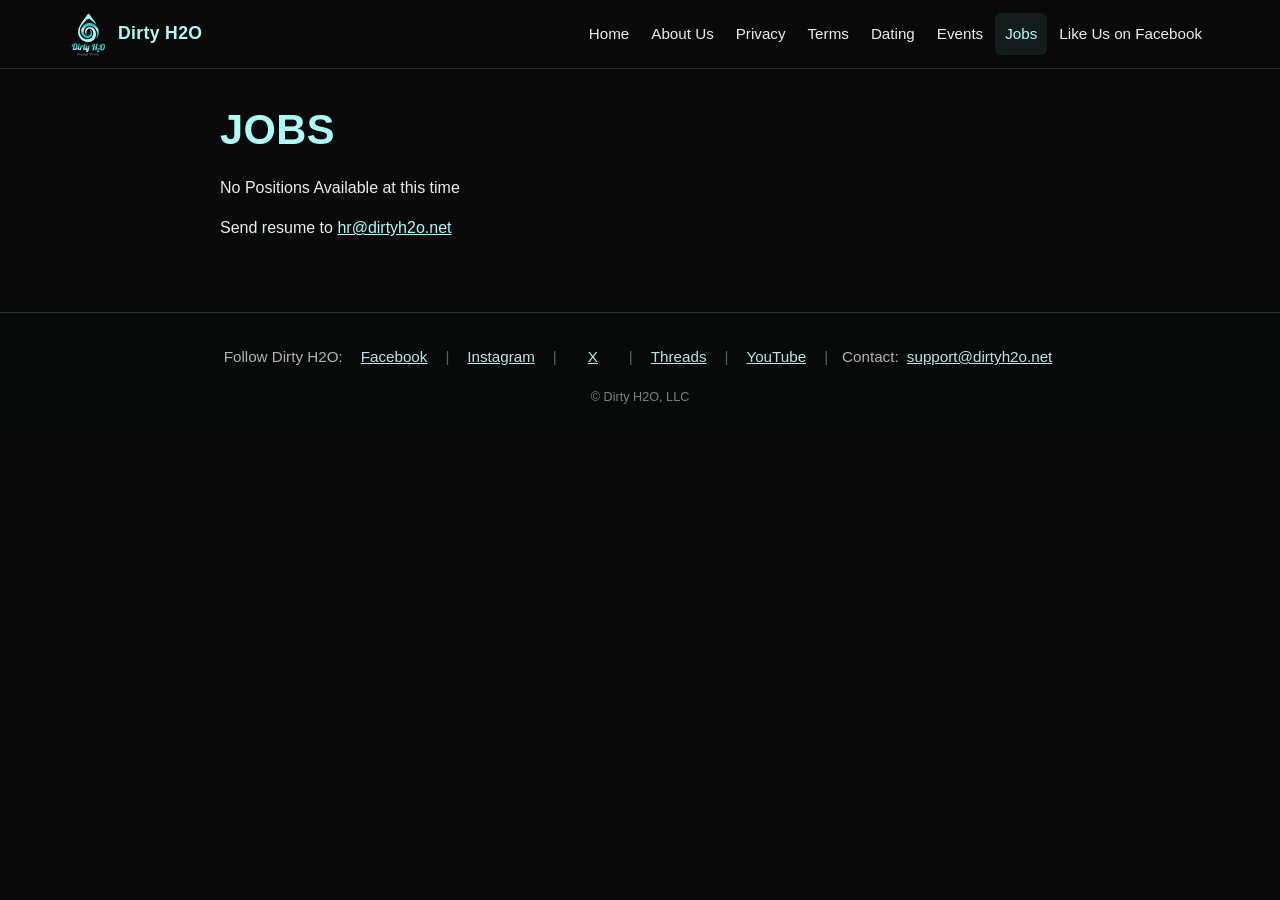
<file: jobs/index.html>
<!DOCTYPE html>
<html lang="en">
<head>
<meta charset="utf-8">
<meta name="viewport" content="width=device-width, initial-scale=1">
<title>Dirty H2O - Jobs</title>
<meta name="description" content="Jobs at Dirty H2O.">
<link rel="canonical" href="https://dirtyh2o.net/jobs/">
<meta name="theme-color" content="#0a0a0a">
<meta name="color-scheme" content="dark">
<link rel="icon" href="/favicon.ico" sizes="any">
<link rel="icon" href="/favicon.svg" type="image/svg+xml">
<link rel="apple-touch-icon" href="/apple-touch-icon.png">
<meta property="og:type" content="website">
<meta property="og:site_name" content="Dirty H2O">
<meta property="og:title" content="Dirty H2O - Jobs">
<meta property="og:description" content="Jobs at Dirty H2O.">
<meta property="og:url" content="https://dirtyh2o.net/jobs/">
<meta property="og:image" content="https://dirtyh2o.net/og-image.png">
<meta property="og:image:width" content="1200">
<meta property="og:image:height" content="630">
<meta property="og:image:alt" content="Dirty H2O logo — Always Thirsty">
<meta name="twitter:card" content="summary_large_image">
<meta name="twitter:site" content="@DirtyH2OFun">
<meta name="twitter:title" content="Dirty H2O - Jobs">
<meta name="twitter:description" content="Jobs at Dirty H2O.">
<meta name="twitter:image" content="https://dirtyh2o.net/og-image.png">
<link rel="stylesheet" href="/styles.css">
</head>
<body>
<a class="skip" href="#main">Skip to main content</a>
<header class="site-header"><div class="bar">
<a class="brand" href="/"><img src="/dirty-h2o-logo-v2-smooth.svg" alt="" width="40" height="48">Dirty H2O</a>
<div class="nav-desktop"><nav class="nav" aria-label="Main"><ul><li><a href="/">Home</a></li><li class="sub"><a href="/about-us/">About Us</a><ul><li><a href="/about-us/history/">History</a></li><li><a href="/about-us/our-team/">Our Team</a></li><li><a href="/about-us/contact-us/">Contact Us</a></li></ul></li><li><a href="/privacy/">Privacy</a></li><li><a href="/terms/">Terms</a></li><li><a href="/dating/">Dating</a></li><li><a href="/events/">Events</a></li><li><a href="/jobs/" aria-current="page">Jobs</a></li><li><a href="https://www.facebook.com/dirtyh20" rel="noopener" target="_blank">Like Us on Facebook</a></li></ul></nav></div>
<details class="menu"><summary aria-label="Menu">Menu</summary><nav class="nav" aria-label="Main"><ul><li><a href="/">Home</a></li><li class="sub"><a href="/about-us/">About Us</a><ul><li><a href="/about-us/history/">History</a></li><li><a href="/about-us/our-team/">Our Team</a></li><li><a href="/about-us/contact-us/">Contact Us</a></li></ul></li><li><a href="/privacy/">Privacy</a></li><li><a href="/terms/">Terms</a></li><li><a href="/dating/">Dating</a></li><li><a href="/events/">Events</a></li><li><a href="/jobs/" aria-current="page">Jobs</a></li><li><a href="https://www.facebook.com/dirtyh20" rel="noopener" target="_blank">Like Us on Facebook</a></li></ul></nav></details>
</div></header>
<main id="main">
<article class="page">
<h1>Jobs</h1>
<p>No Positions Available at this time</p>
<p>Send resume to <a href="mailto:hr@dirtyh2o.net">hr@dirtyh2o.net</a></p>
</article>
</main>
<footer class="site-footer"><div class="inner">
<span>Follow Dirty H2O:</span> <a href="https://www.facebook.com/dirtyh20" rel="noopener" target="_blank">Facebook</a> <span class="sep">|</span> <a href="https://www.instagram.com/dirtyh2o_/" rel="noopener" target="_blank">Instagram</a> <span class="sep">|</span> <a href="https://x.com/DirtyH2OFun" rel="noopener" target="_blank">X</a> <span class="sep">|</span> <a href="https://www.threads.com/@dirtyh2o_" rel="noopener" target="_blank">Threads</a> <span class="sep">|</span> <a href="https://www.youtube.com/@DirtyH2OFun" rel="noopener" target="_blank">YouTube</a> <span class="sep">|</span> <span>Contact: <a href="mailto:support@dirtyh2o.net">support@dirtyh2o.net</a></span>
<small>© Dirty H2O, LLC</small>
</div></footer>
</body>
</html>
</file>
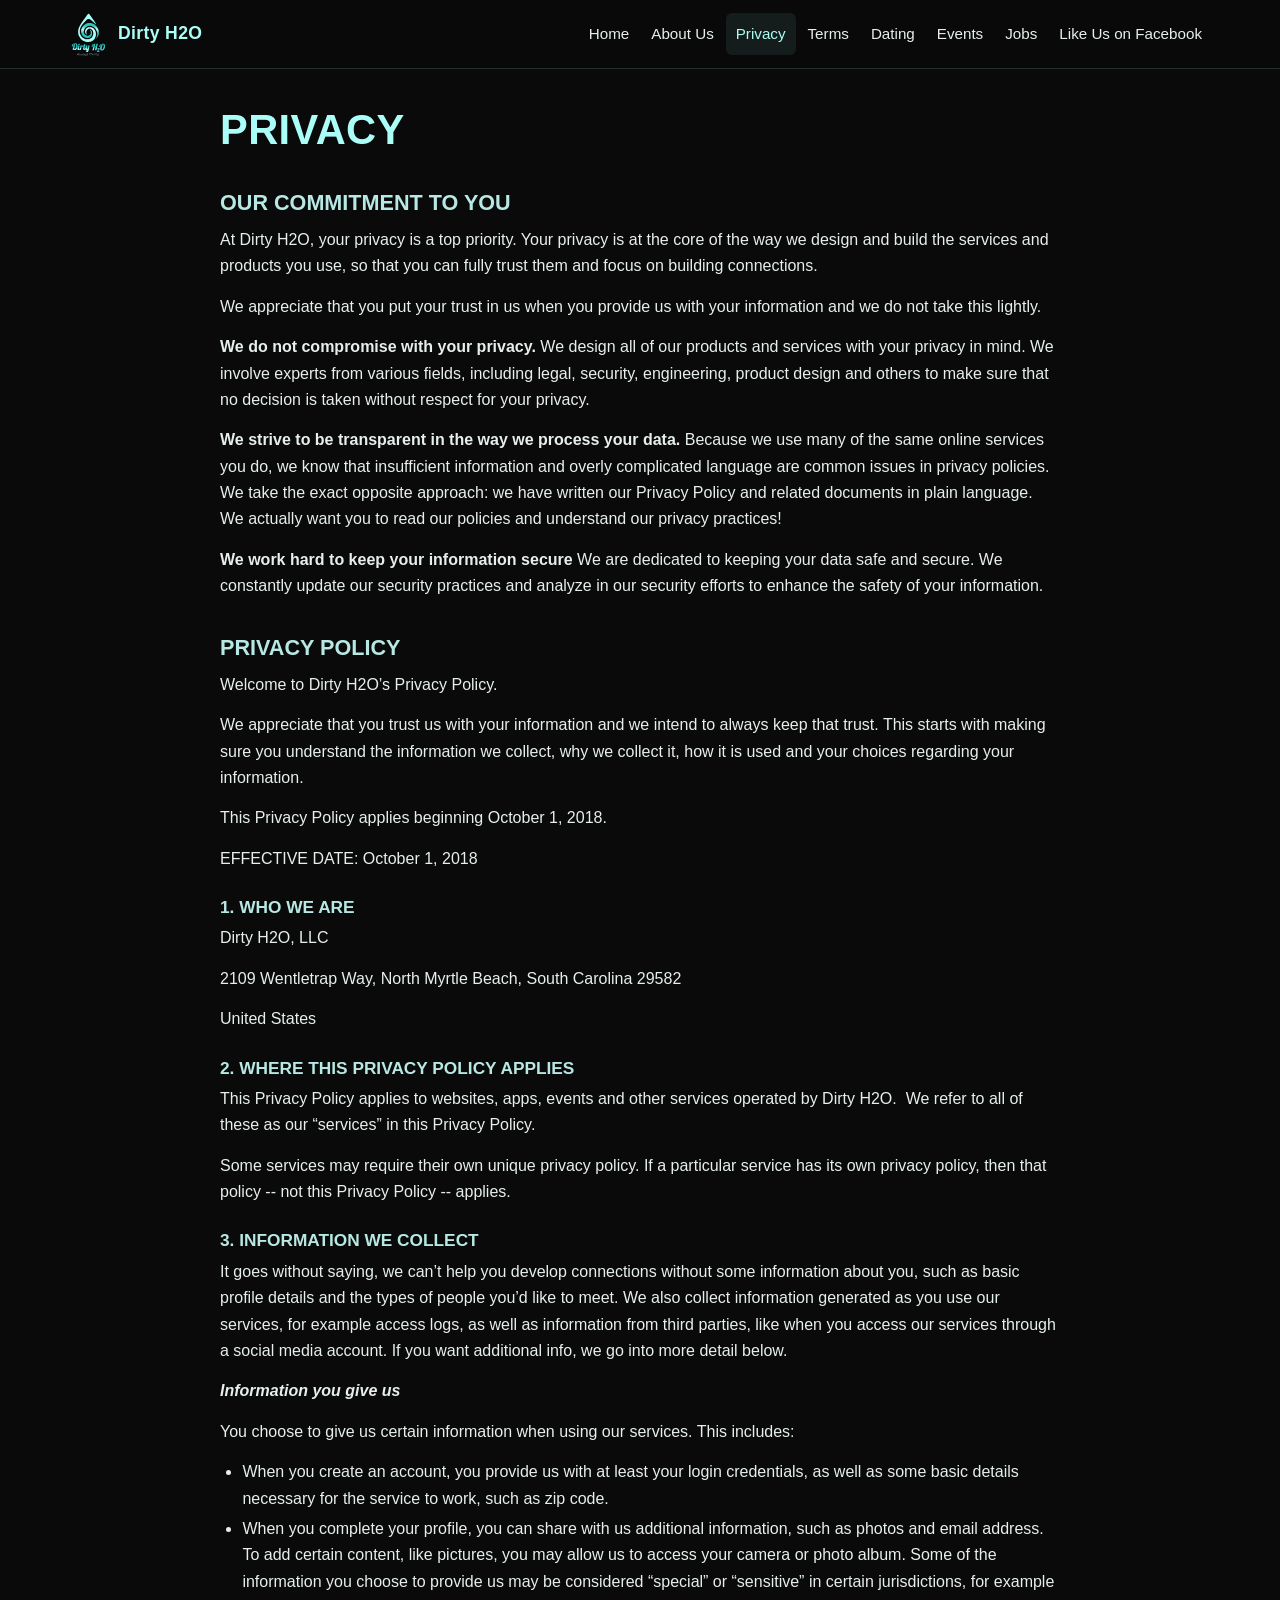
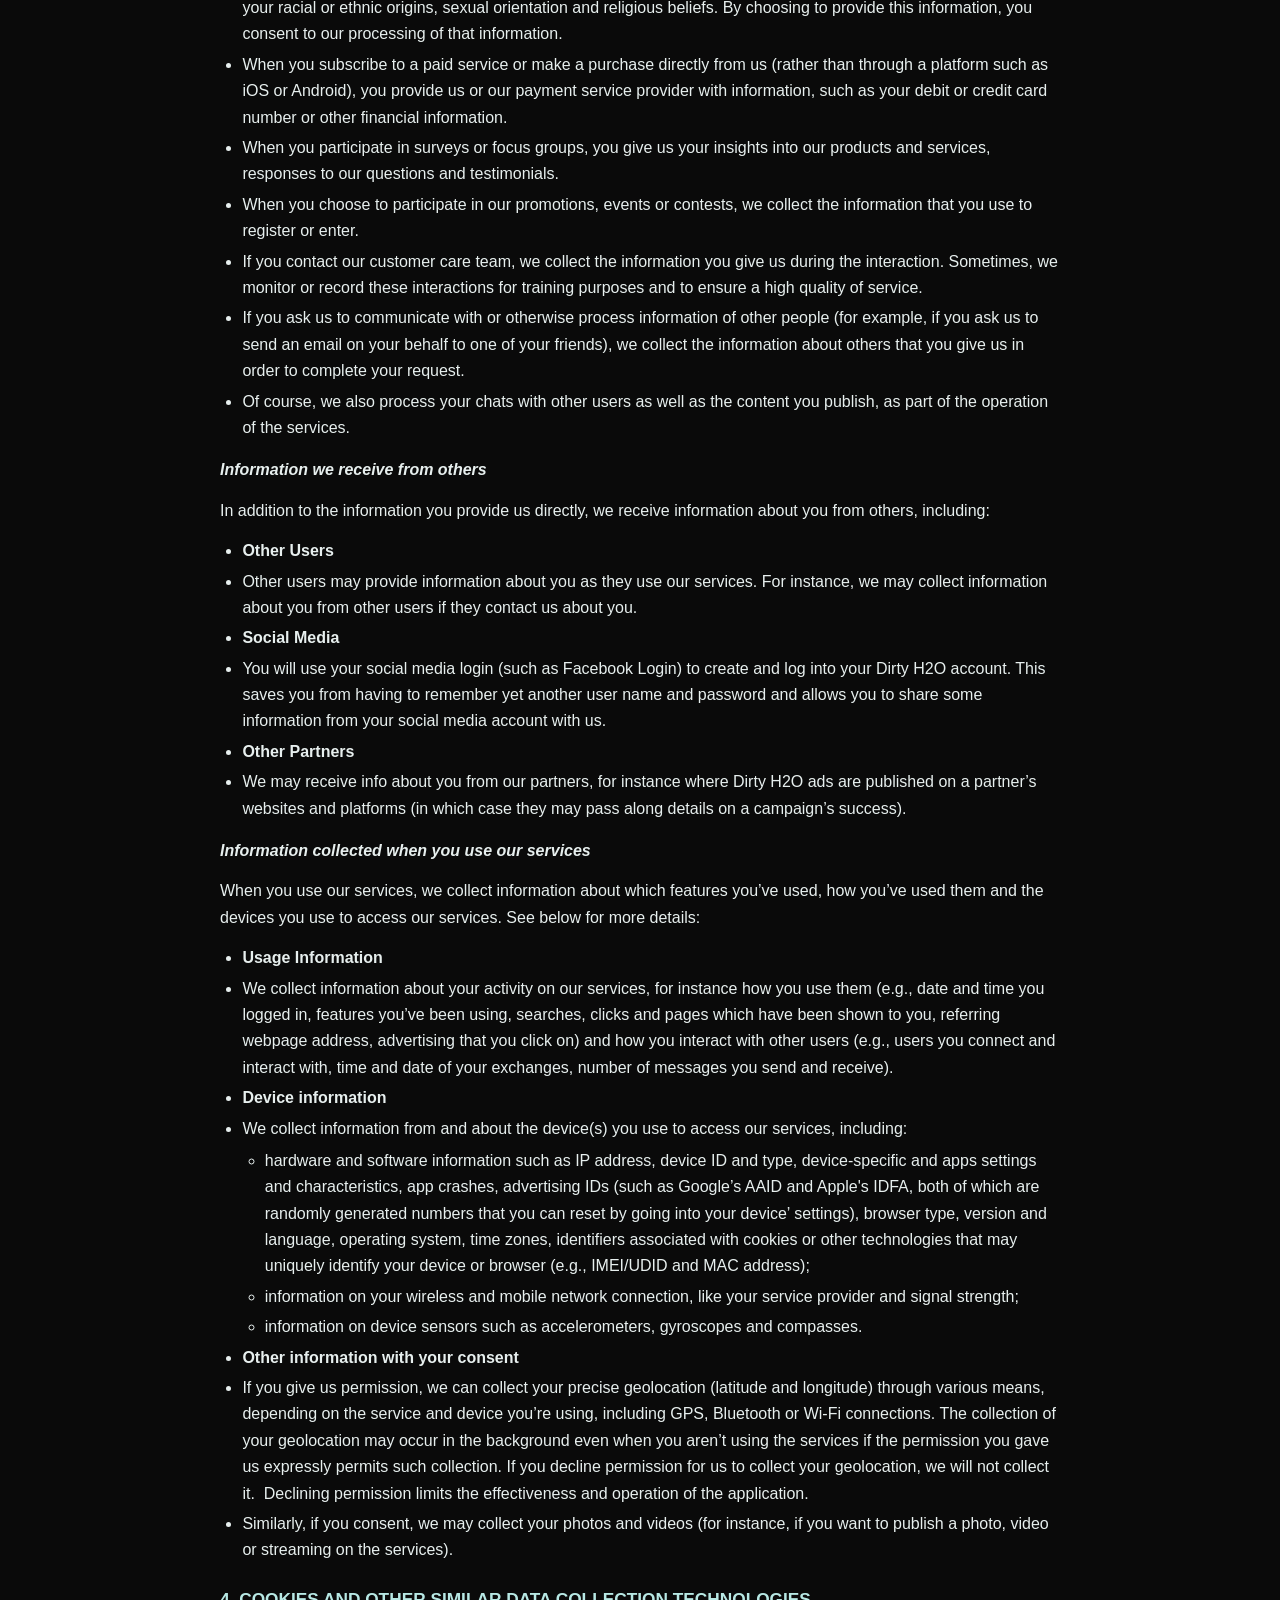
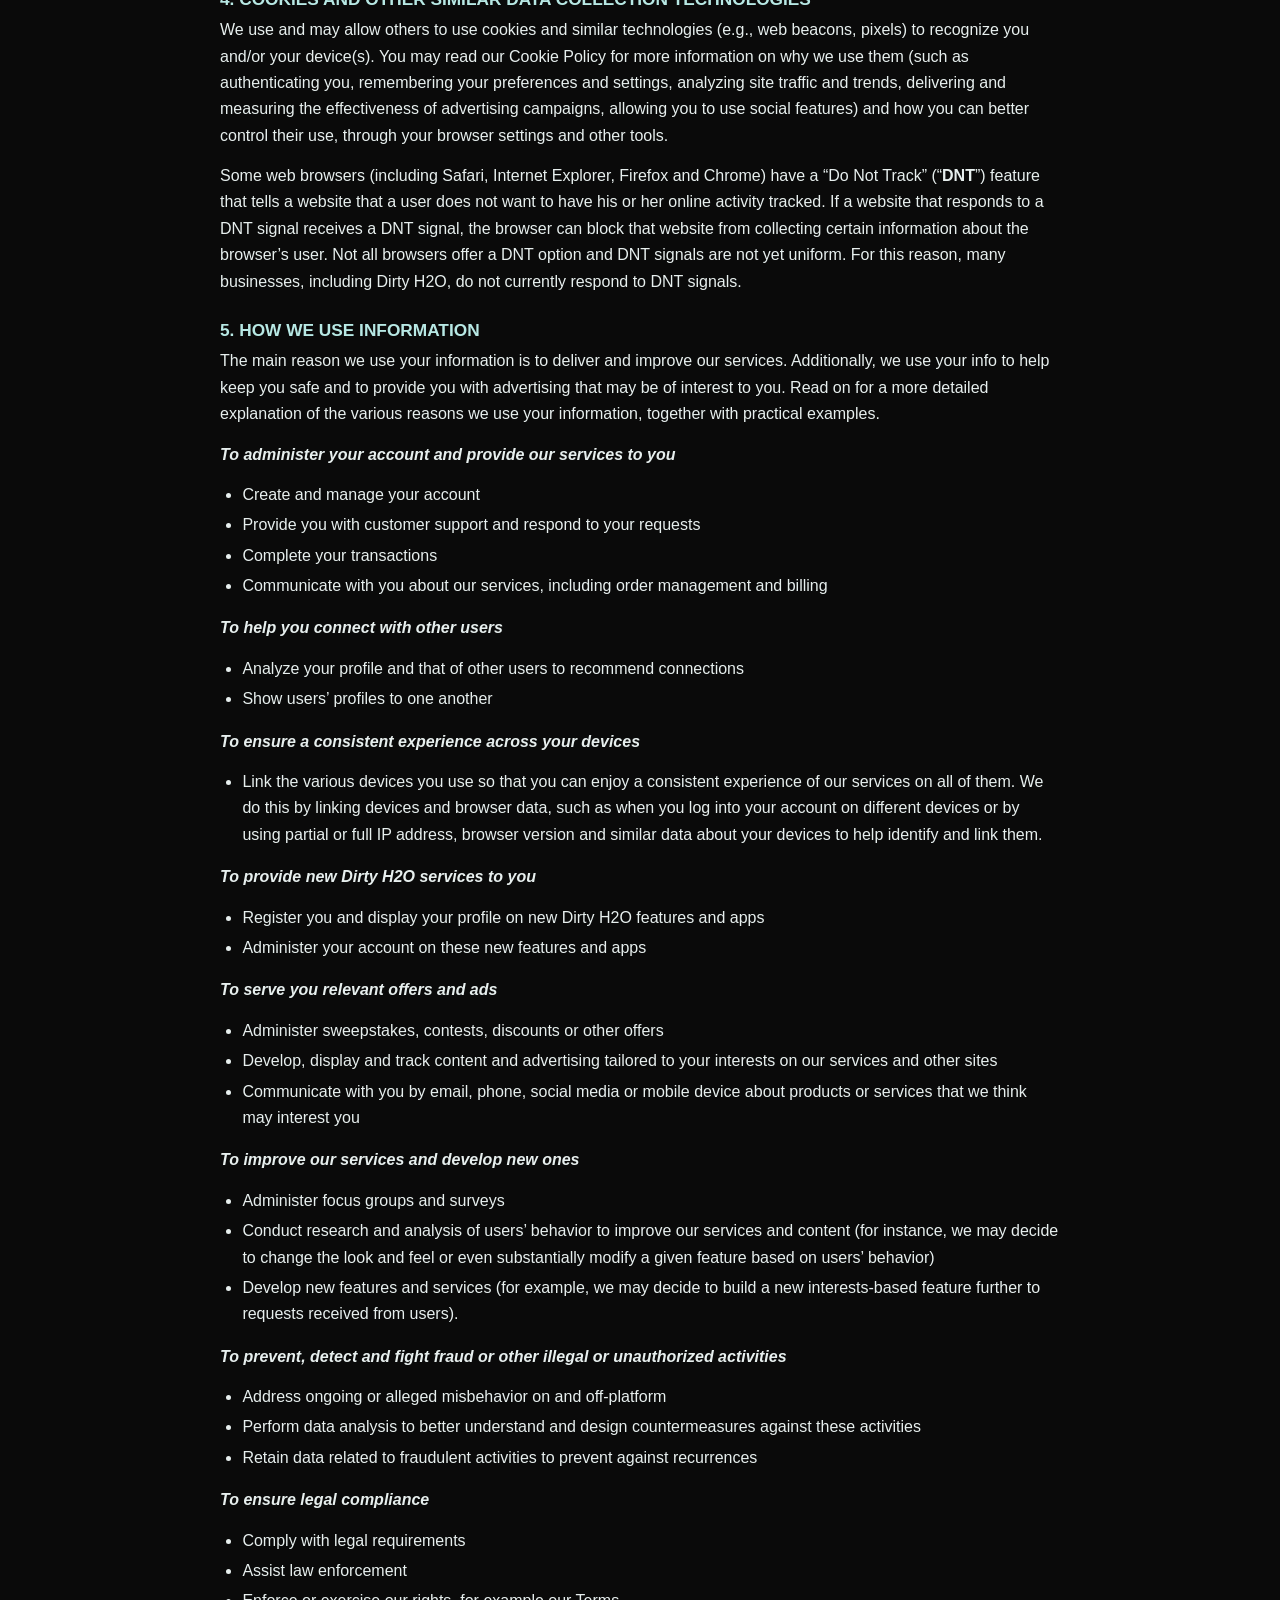
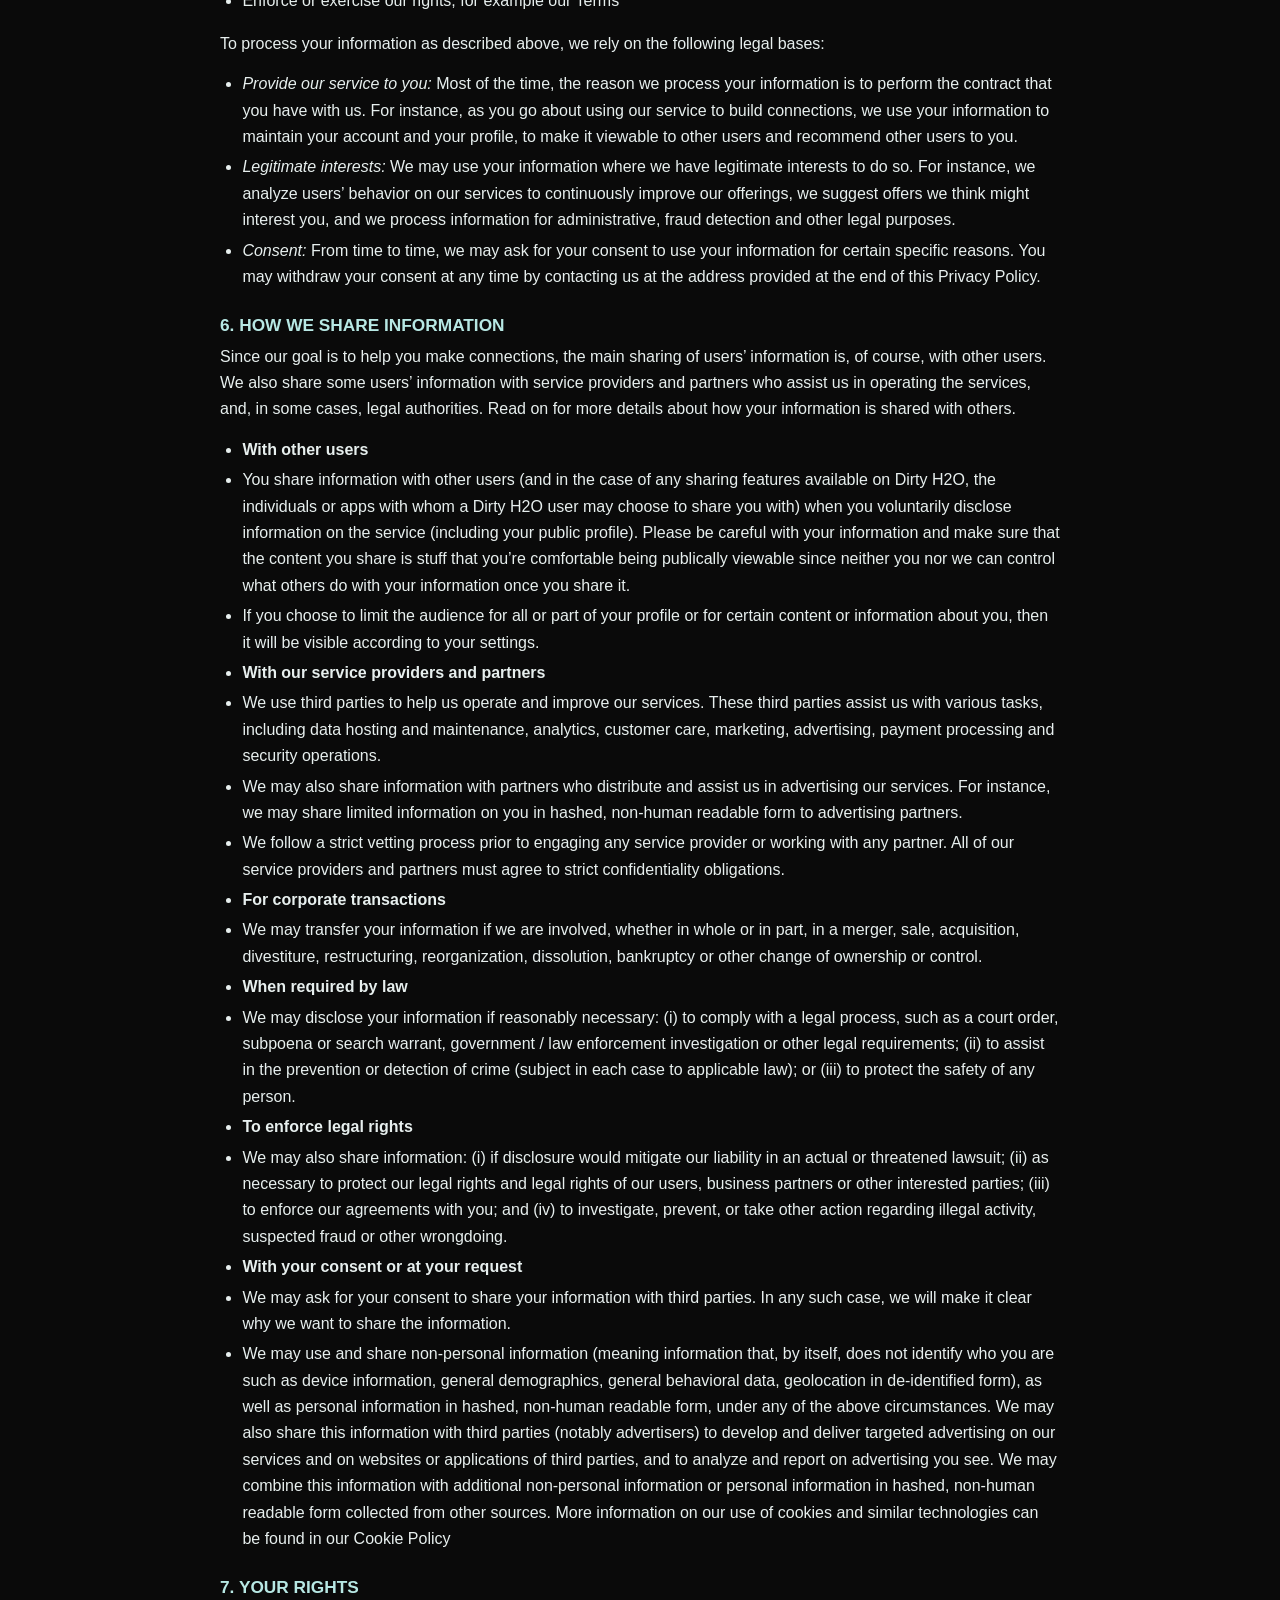
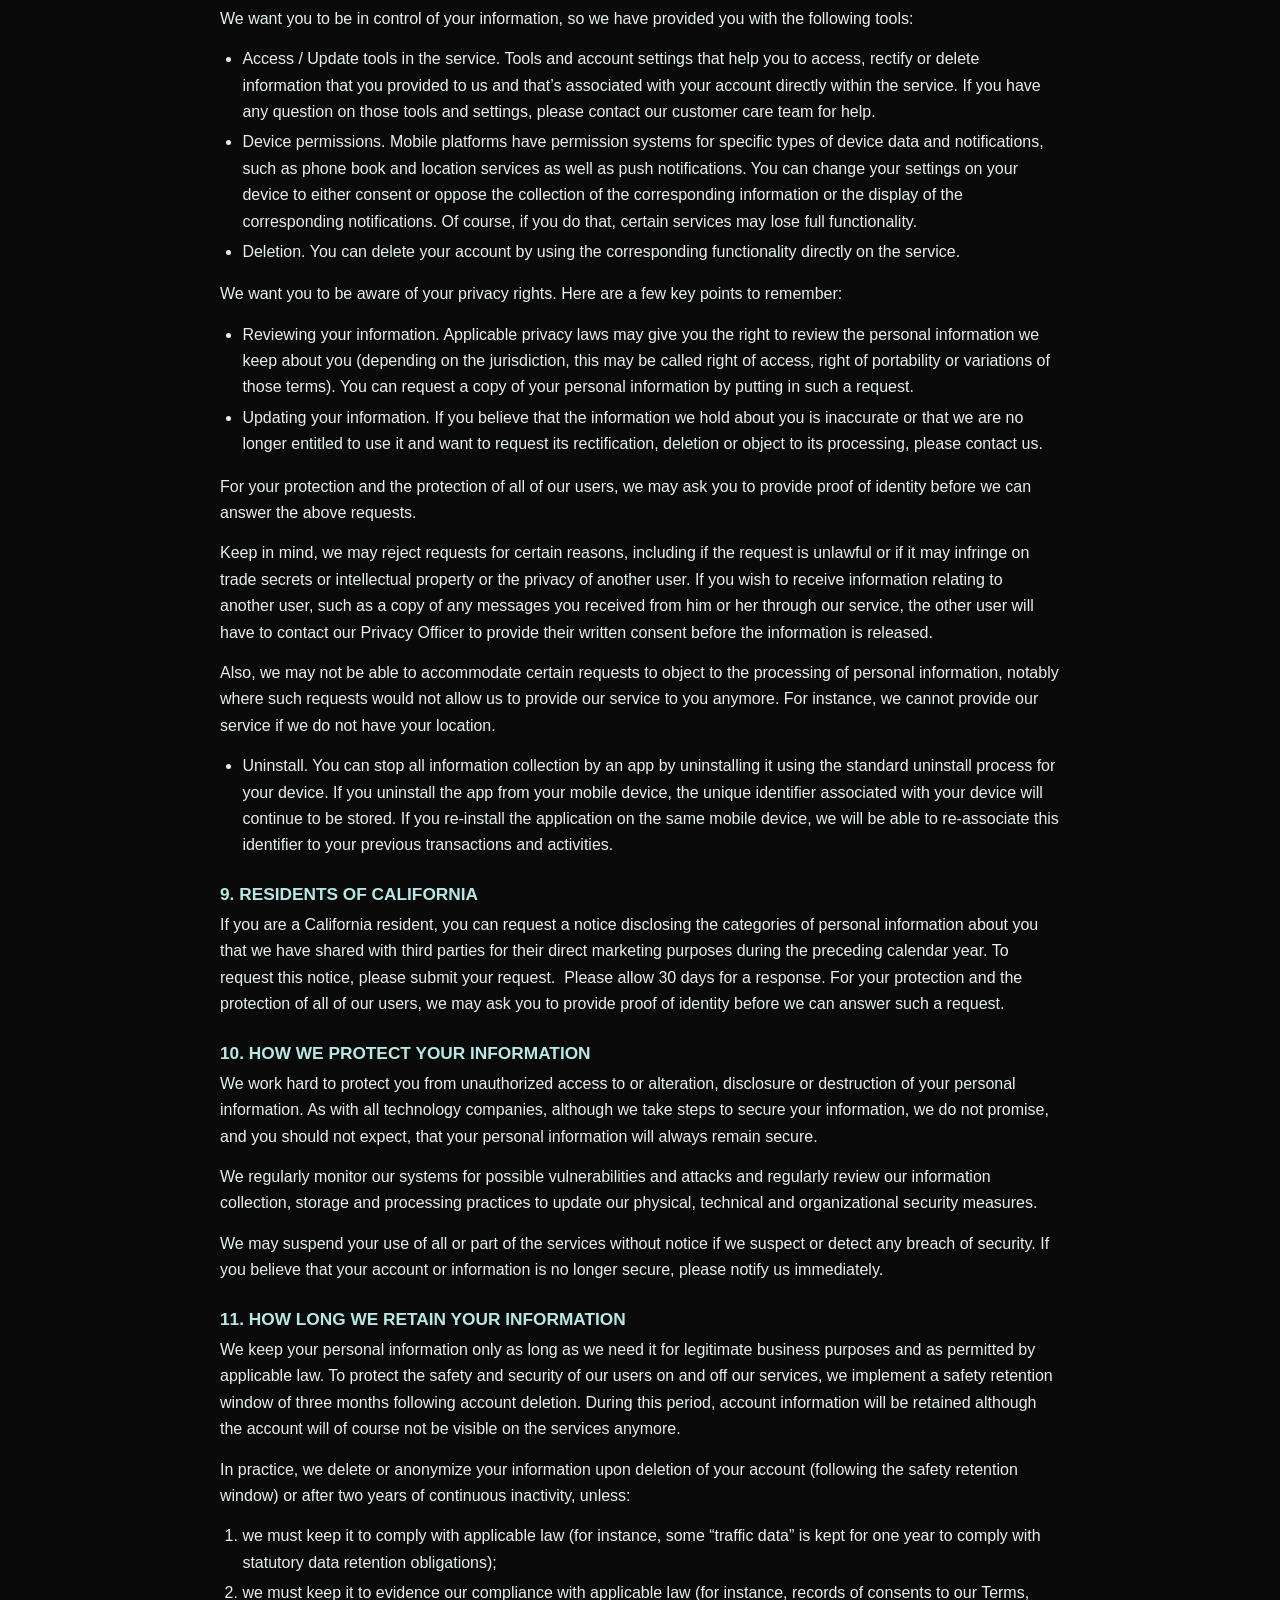
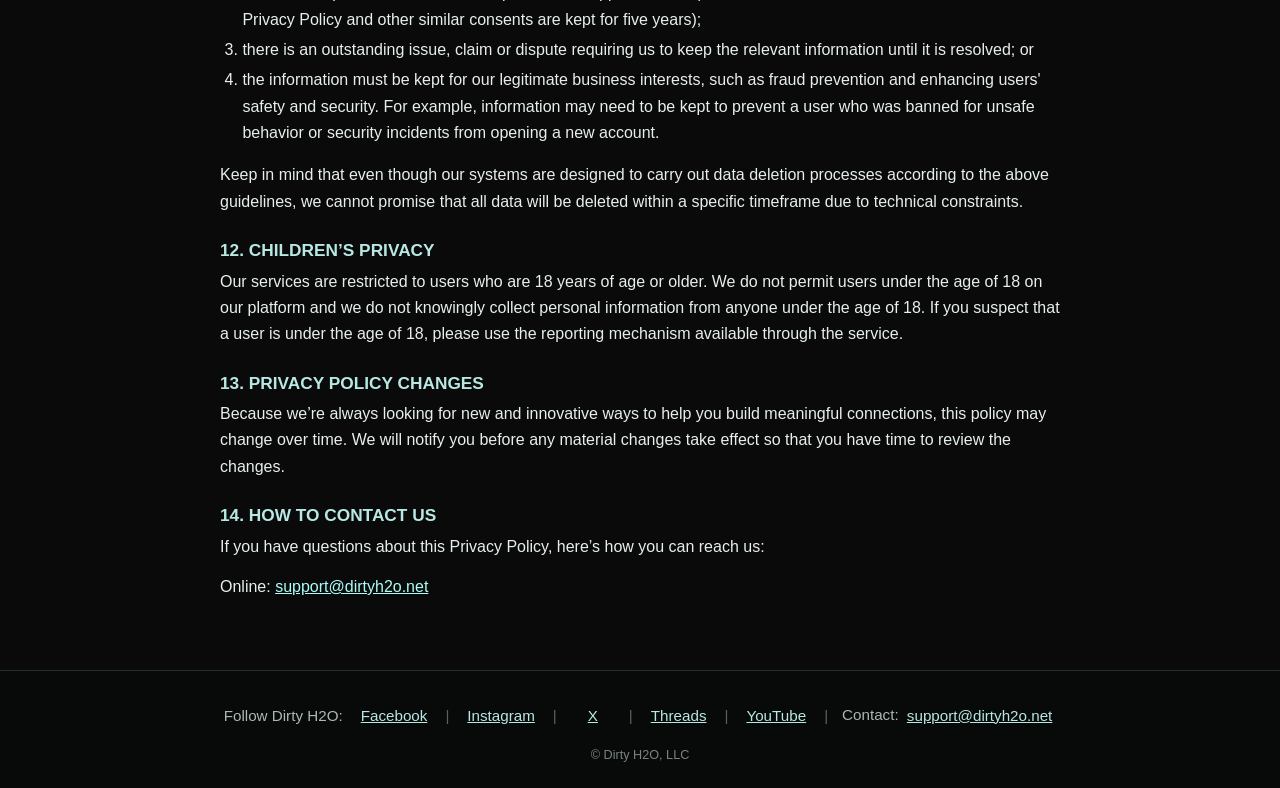
<file: privacy/index.html>
<!DOCTYPE html>
<html lang="en">
<head>
<meta charset="utf-8">
<meta name="viewport" content="width=device-width, initial-scale=1">
<title>Dirty H2O - Privacy</title>
<meta name="description" content="Dirty H2O Privacy Policy.">
<link rel="canonical" href="https://dirtyh2o.net/privacy/">
<meta name="theme-color" content="#0a0a0a">
<meta name="color-scheme" content="dark">
<link rel="icon" href="/favicon.ico" sizes="any">
<link rel="icon" href="/favicon.svg" type="image/svg+xml">
<link rel="apple-touch-icon" href="/apple-touch-icon.png">
<meta property="og:type" content="website">
<meta property="og:site_name" content="Dirty H2O">
<meta property="og:title" content="Dirty H2O - Privacy">
<meta property="og:description" content="Dirty H2O Privacy Policy.">
<meta property="og:url" content="https://dirtyh2o.net/privacy/">
<meta property="og:image" content="https://dirtyh2o.net/og-image.png">
<meta property="og:image:width" content="1200">
<meta property="og:image:height" content="630">
<meta property="og:image:alt" content="Dirty H2O logo — Always Thirsty">
<meta name="twitter:card" content="summary_large_image">
<meta name="twitter:site" content="@DirtyH2OFun">
<meta name="twitter:title" content="Dirty H2O - Privacy">
<meta name="twitter:description" content="Dirty H2O Privacy Policy.">
<meta name="twitter:image" content="https://dirtyh2o.net/og-image.png">
<link rel="stylesheet" href="/styles.css">
</head>
<body>
<a class="skip" href="#main">Skip to main content</a>
<header class="site-header"><div class="bar">
<a class="brand" href="/"><img src="/dirty-h2o-logo-v2-smooth.svg" alt="" width="40" height="48">Dirty H2O</a>
<div class="nav-desktop"><nav class="nav" aria-label="Main"><ul><li><a href="/">Home</a></li><li class="sub"><a href="/about-us/">About Us</a><ul><li><a href="/about-us/history/">History</a></li><li><a href="/about-us/our-team/">Our Team</a></li><li><a href="/about-us/contact-us/">Contact Us</a></li></ul></li><li><a href="/privacy/" aria-current="page">Privacy</a></li><li><a href="/terms/">Terms</a></li><li><a href="/dating/">Dating</a></li><li><a href="/events/">Events</a></li><li><a href="/jobs/">Jobs</a></li><li><a href="https://www.facebook.com/dirtyh20" rel="noopener" target="_blank">Like Us on Facebook</a></li></ul></nav></div>
<details class="menu"><summary aria-label="Menu">Menu</summary><nav class="nav" aria-label="Main"><ul><li><a href="/">Home</a></li><li class="sub"><a href="/about-us/">About Us</a><ul><li><a href="/about-us/history/">History</a></li><li><a href="/about-us/our-team/">Our Team</a></li><li><a href="/about-us/contact-us/">Contact Us</a></li></ul></li><li><a href="/privacy/" aria-current="page">Privacy</a></li><li><a href="/terms/">Terms</a></li><li><a href="/dating/">Dating</a></li><li><a href="/events/">Events</a></li><li><a href="/jobs/">Jobs</a></li><li><a href="https://www.facebook.com/dirtyh20" rel="noopener" target="_blank">Like Us on Facebook</a></li></ul></nav></details>
</div></header>
<main id="main">
<article class="page">
<h1>Privacy</h1>
<h2>OUR COMMITMENT TO YOU</h2>
<p>At Dirty H2O, your privacy is a top priority. Your privacy is at the core of the way we design and build the services and products you use, so that you can fully trust them and focus on building connections.</p>
<p>We appreciate that you put your trust in us when you provide us with your information and we do not take this lightly.</p>
<p><strong>We do not compromise with your privacy.</strong> We design all of our products and services with your privacy in mind. We involve experts from various fields, including legal, security, engineering, product design and others to make sure that no decision is taken without respect for your privacy.</p>
<p><strong>We strive to be transparent in the way we process your data.</strong> Because we use many of the same online services you do, we know that insufficient information and overly complicated language are common issues in privacy policies. We take the exact opposite approach: we have written our Privacy Policy and related documents in plain language. We actually want you to read our policies and understand our privacy practices!</p>
<p><strong>We work hard to keep your information secure</strong> We are dedicated to keeping your data safe and secure. We constantly update our security practices and analyze in our security efforts to enhance the safety of your information.</p>
<h2>PRIVACY POLICY</h2>
<p>Welcome to Dirty H2O’s Privacy Policy.</p>
<p>We appreciate that you trust us with your information and we intend to always keep that trust. This starts with making sure you understand the information we collect, why we collect it, how it is used and your choices regarding your information.</p>
<p>This Privacy Policy applies beginning October 1, 2018.</p>
<p>EFFECTIVE DATE: October 1, 2018</p>
<h3>1. WHO WE ARE</h3>
<p>Dirty H2O, LLC</p>
<p>2109 Wentletrap Way, North Myrtle Beach, South Carolina 29582</p>
<p>United States</p>
<h3>2. WHERE THIS PRIVACY POLICY APPLIES</h3>
<p>This Privacy Policy applies to websites, apps, events and other services operated by Dirty H2O.  We refer to all of these as our “services” in this Privacy Policy.</p>
<p>Some services may require their own unique privacy policy. If a particular service has its own privacy policy, then that policy -- not this Privacy Policy -- applies.</p>
<h3>3. INFORMATION WE COLLECT</h3>
<p>It goes without saying, we can’t help you develop connections without some information about you, such as basic profile details and the types of people you’d like to meet. We also collect information generated as you use our services, for example access logs, as well as information from third parties, like when you access our services through a social media account. If you want additional info, we go into more detail below.</p>
<p><em><strong>Information you give us</strong></em></p>
<p>You choose to give us certain information when using our services. This includes:</p>
<ul><li>When you create an account, you provide us with at least your login credentials, as well as some basic details necessary for the service to work, such as zip code.</li><li>When you complete your profile, you can share with us additional information, such as photos and email address. To add certain content, like pictures, you may allow us to access your camera or photo album. Some of the information you choose to provide us may be considered “special” or “sensitive” in certain jurisdictions, for example your racial or ethnic origins, sexual orientation and religious beliefs. By choosing to provide this information, you consent to our processing of that information.</li><li>When you subscribe to a paid service or make a purchase directly from us (rather than through a platform such as iOS or Android), you provide us or our payment service provider with information, such as your debit or credit card number or other financial information.</li><li>When you participate in surveys or focus groups, you give us your insights into our products and services, responses to our questions and testimonials.</li><li>When you choose to participate in our promotions, events or contests, we collect the information that you use to register or enter.</li><li>If you contact our customer care team, we collect the information you give us during the interaction. Sometimes, we monitor or record these interactions for training purposes and to ensure a high quality of service.</li><li>If you ask us to communicate with or otherwise process information of other people (for example, if you ask us to send an email on your behalf to one of your friends), we collect the information about others that you give us in order to complete your request.</li><li>Of course, we also process your chats with other users as well as the content you publish, as part of the operation of the services.</li></ul>
<p><em><strong>Information we receive from others</strong></em></p>
<p>In addition to the information you provide us directly, we receive information about you from others, including:</p>
<ul><li><strong>Other Users</strong></li><li>Other users may provide information about you as they use our services. For instance, we may collect information about you from other users if they contact us about you.</li><li><strong>Social Media</strong></li><li>You will use your social media login (such as Facebook Login) to create and log into your Dirty H2O account. This saves you from having to remember yet another user name and password and allows you to share some information from your social media account with us.</li><li><strong>Other Partners</strong></li><li>We may receive info about you from our partners, for instance where Dirty H2O ads are published on a partner’s websites and platforms (in which case they may pass along details on a campaign’s success).</li></ul>
<p><em><strong>Information collected when you use our services</strong></em></p>
<p>When you use our services, we collect information about which features you’ve used, how you’ve used them and the devices you use to access our services. See below for more details:</p>
<ul><li><strong>Usage Information</strong></li><li>We collect information about your activity on our services, for instance how you use them (e.g., date and time you logged in, features you’ve been using, searches, clicks and pages which have been shown to you, referring webpage address, advertising that you click on) and how you interact with other users (e.g., users you connect and interact with, time and date of your exchanges, number of messages you send and receive).</li><li><strong>Device information</strong></li><li>We collect information from and about the device(s) you use to access our services, including:<ul><li>hardware and software information such as IP address, device ID and type, device-specific and apps settings and characteristics, app crashes, advertising IDs (such as Google’s AAID and Apple's IDFA, both of which are randomly generated numbers that you can reset by going into your device’ settings), browser type, version and language, operating system, time zones, identifiers associated with cookies or other technologies that may uniquely identify your device or browser (e.g., IMEI/UDID and MAC address);</li><li>information on your wireless and mobile network connection, like your service provider and signal strength;</li><li>information on device sensors such as accelerometers, gyroscopes and compasses.</li></ul></li><li><strong>Other information with your consent</strong></li><li>If you give us permission, we can collect your precise geolocation (latitude and longitude) through various means, depending on the service and device you’re using, including GPS, Bluetooth or Wi-Fi connections. The collection of your geolocation may occur in the background even when you aren’t using the services if the permission you gave us expressly permits such collection. If you decline permission for us to collect your geolocation, we will not collect it.  Declining permission limits the effectiveness and operation of the application.</li><li>Similarly, if you consent, we may collect your photos and videos (for instance, if you want to publish a photo, video or streaming on the services).</li></ul>
<h3>4. COOKIES AND OTHER SIMILAR DATA COLLECTION TECHNOLOGIES</h3>
<p>We use and may allow others to use cookies and similar technologies (e.g., web beacons, pixels) to recognize you and/or your device(s). You may read our Cookie Policy for more information on why we use them (such as authenticating you, remembering your preferences and settings, analyzing site traffic and trends, delivering and measuring the effectiveness of advertising campaigns, allowing you to use social features) and how you can better control their use, through your browser settings and other tools.</p>
<p>Some web browsers (including Safari, Internet Explorer, Firefox and Chrome) have a “Do Not Track” (“<strong>DNT</strong>”) feature that tells a website that a user does not want to have his or her online activity tracked. If a website that responds to a DNT signal receives a DNT signal, the browser can block that website from collecting certain information about the browser’s user. Not all browsers offer a DNT option and DNT signals are not yet uniform. For this reason, many businesses, including Dirty H2O, do not currently respond to DNT signals.</p>
<h3>5. HOW WE USE INFORMATION</h3>
<p>The main reason we use your information is to deliver and improve our services. Additionally, we use your info to help keep you safe and to provide you with advertising that may be of interest to you. Read on for a more detailed explanation of the various reasons we use your information, together with practical examples.</p>
<p><em><strong>To administer your account and provide our services to you</strong></em></p>
<ul><li>Create and manage your account</li><li>Provide you with customer support and respond to your requests</li><li>Complete your transactions</li><li>Communicate with you about our services, including order management and billing</li></ul>
<p><em><strong>To help you connect with other users</strong></em></p>
<ul><li>Analyze your profile and that of other users to recommend connections</li><li>Show users’ profiles to one another</li></ul>
<p><em><strong>To ensure a consistent experience across your devices</strong></em></p>
<ul><li>Link the various devices you use so that you can enjoy a consistent experience of our services on all of them. We do this by linking devices and browser data, such as when you log into your account on different devices or by using partial or full IP address, browser version and similar data about your devices to help identify and link them.</li></ul>
<p><em><strong>To provide new Dirty H2O services to you</strong></em></p>
<ul><li>Register you and display your profile on new Dirty H2O features and apps</li><li>Administer your account on these new features and apps</li></ul>
<p><em><strong>To serve you relevant offers and ads</strong></em></p>
<ul><li>Administer sweepstakes, contests, discounts or other offers</li><li>Develop, display and track content and advertising tailored to your interests on our services and other sites</li><li>Communicate with you by email, phone, social media or mobile device about products or services that we think may interest you</li></ul>
<p><em><strong>To improve our services and develop new ones</strong></em></p>
<ul><li>Administer focus groups and surveys</li><li>Conduct research and analysis of users’ behavior to improve our services and content (for instance, we may decide to change the look and feel or even substantially modify a given feature based on users’ behavior)</li><li>Develop new features and services (for example, we may decide to build a new interests-based feature further to requests received from users).</li></ul>
<p><em><strong>To prevent, detect and fight fraud or other illegal or unauthorized activities</strong></em></p>
<ul><li>Address ongoing or alleged misbehavior on and off-platform</li><li>Perform data analysis to better understand and design countermeasures against these activities</li><li>Retain data related to fraudulent activities to prevent against recurrences</li></ul>
<p><em><strong>To ensure legal compliance</strong></em></p>
<ul><li>Comply with legal requirements</li><li>Assist law enforcement</li><li>Enforce or exercise our rights, for example our Terms</li></ul>
<p>To process your information as described above, we rely on the following legal bases:</p>
<ul><li><em>Provide our service to you:</em> Most of the time, the reason we process your information is to perform the contract that you have with us. For instance, as you go about using our service to build connections, we use your information to maintain your account and your profile, to make it viewable to other users and recommend other users to you.</li><li><em>Legitimate interests:</em> We may use your information where we have legitimate interests to do so. For instance, we analyze users’ behavior on our services to continuously improve our offerings, we suggest offers we think might interest you, and we process information for administrative, fraud detection and other legal purposes.</li><li><em>Consent:</em> From time to time, we may ask for your consent to use your information for certain specific reasons. You may withdraw your consent at any time by contacting us at the address provided at the end of this Privacy Policy.</li></ul>
<h3>6. HOW WE SHARE INFORMATION</h3>
<p>Since our goal is to help you make connections, the main sharing of users’ information is, of course, with other users. We also share some users’ information with service providers and partners who assist us in operating the services, and, in some cases, legal authorities. Read on for more details about how your information is shared with others.</p>
<ul><li><strong>With other users</strong></li><li>You share information with other users (and in the case of any sharing features available on Dirty H2O, the individuals or apps with whom a Dirty H2O user may choose to share you with) when you voluntarily disclose information on the service (including your public profile). Please be careful with your information and make sure that the content you share is stuff that you’re comfortable being publically viewable since neither you nor we can control what others do with your information once you share it.</li><li>If you choose to limit the audience for all or part of your profile or for certain content or information about you, then it will be visible according to your settings.</li><li><strong>With our service providers and partners</strong></li><li>We use third parties to help us operate and improve our services. These third parties assist us with various tasks, including data hosting and maintenance, analytics, customer care, marketing, advertising, payment processing and security operations.</li><li>We may also share information with partners who distribute and assist us in advertising our services. For instance, we may share limited information on you in hashed, non-human readable form to advertising partners.</li><li>We follow a strict vetting process prior to engaging any service provider or working with any partner. All of our service providers and partners must agree to strict confidentiality obligations.</li><li><strong>For corporate transactions</strong></li><li>We may transfer your information if we are involved, whether in whole or in part, in a merger, sale, acquisition, divestiture, restructuring, reorganization, dissolution, bankruptcy or other change of ownership or control.</li><li><strong>When required by law</strong></li><li>We may disclose your information if reasonably necessary: (i) to comply with a legal process, such as a court order, subpoena or search warrant, government / law enforcement investigation or other legal requirements; (ii) to assist in the prevention or detection of crime (subject in each case to applicable law); or (iii) to protect the safety of any person.</li><li><strong>To enforce legal rights</strong></li><li>We may also share information: (i) if disclosure would mitigate our liability in an actual or threatened lawsuit; (ii) as necessary to protect our legal rights and legal rights of our users, business partners or other interested parties; (iii) to enforce our agreements with you; and (iv) to investigate, prevent, or take other action regarding illegal activity, suspected fraud or other wrongdoing.</li><li><strong>With your consent or at your request</strong></li><li>We may ask for your consent to share your information with third parties. In any such case, we will make it clear why we want to share the information.</li><li>We may use and share non-personal information (meaning information that, by itself, does not identify who you are such as device information, general demographics, general behavioral data, geolocation in de-identified form), as well as personal information in hashed, non-human readable form, under any of the above circumstances. We may also share this information with third parties (notably advertisers) to develop and deliver targeted advertising on our services and on websites or applications of third parties, and to analyze and report on advertising you see. We may combine this information with additional non-personal information or personal information in hashed, non-human readable form collected from other sources. More information on our use of cookies and similar technologies can be found in our Cookie Policy</li></ul>
<h3>7. YOUR RIGHTS</h3>
<p>We want you to be in control of your information, so we have provided you with the following tools:</p>
<ul><li>Access / Update tools in the service. Tools and account settings that help you to access, rectify or delete information that you provided to us and that’s associated with your account directly within the service. If you have any question on those tools and settings, please contact our customer care team for help.</li><li>Device permissions. Mobile platforms have permission systems for specific types of device data and notifications, such as phone book and location services as well as push notifications. You can change your settings on your device to either consent or oppose the collection of the corresponding information or the display of the corresponding notifications. Of course, if you do that, certain services may lose full functionality.</li><li>Deletion. You can delete your account by using the corresponding functionality directly on the service.</li></ul>
<p>We want you to be aware of your privacy rights. Here are a few key points to remember:</p>
<ul><li>Reviewing your information. Applicable privacy laws may give you the right to review the personal information we keep about you (depending on the jurisdiction, this may be called right of access, right of portability or variations of those terms). You can request a copy of your personal information by putting in such a request.</li><li>Updating your information. If you believe that the information we hold about you is inaccurate or that we are no longer entitled to use it and want to request its rectification, deletion or object to its processing, please contact us.</li></ul>
<p>For your protection and the protection of all of our users, we may ask you to provide proof of identity before we can answer the above requests.</p>
<p>Keep in mind, we may reject requests for certain reasons, including if the request is unlawful or if it may infringe on trade secrets or intellectual property or the privacy of another user. If you wish to receive information relating to another user, such as a copy of any messages you received from him or her through our service, the other user will have to contact our Privacy Officer to provide their written consent before the information is released.</p>
<p>Also, we may not be able to accommodate certain requests to object to the processing of personal information, notably where such requests would not allow us to provide our service to you anymore. For instance, we cannot provide our service if we do not have your location.</p>
<ul><li>Uninstall. You can stop all information collection by an app by uninstalling it using the standard uninstall process for your device. If you uninstall the app from your mobile device, the unique identifier associated with your device will continue to be stored. If you re-install the application on the same mobile device, we will be able to re-associate this identifier to your previous transactions and activities.</li></ul>
<h3>9. RESIDENTS OF CALIFORNIA</h3>
<p>If you are a California resident, you can request a notice disclosing the categories of personal information about you that we have shared with third parties for their direct marketing purposes during the preceding calendar year. To request this notice, please submit your request.  Please allow 30 days for a response. For your protection and the protection of all of our users, we may ask you to provide proof of identity before we can answer such a request.</p>
<h3>10. HOW WE PROTECT YOUR INFORMATION</h3>
<p>We work hard to protect you from unauthorized access to or alteration, disclosure or destruction of your personal information. As with all technology companies, although we take steps to secure your information, we do not promise, and you should not expect, that your personal information will always remain secure.</p>
<p>We regularly monitor our systems for possible vulnerabilities and attacks and regularly review our information collection, storage and processing practices to update our physical, technical and organizational security measures.</p>
<p>We may suspend your use of all or part of the services without notice if we suspect or detect any breach of security. If you believe that your account or information is no longer secure, please notify us immediately.</p>
<h3>11. HOW LONG WE RETAIN YOUR INFORMATION</h3>
<p>We keep your personal information only as long as we need it for legitimate business purposes and as permitted by applicable law. To protect the safety and security of our users on and off our services, we implement a safety retention window of three months following account deletion. During this period, account information will be retained although the account will of course not be visible on the services anymore.</p>
<p>In practice, we delete or anonymize your information upon deletion of your account (following the safety retention window) or after two years of continuous inactivity, unless:</p>
<ol><li>we must keep it to comply with applicable law (for instance, some “traffic data” is kept for one year to comply with statutory data retention obligations);</li><li>we must keep it to evidence our compliance with applicable law (for instance, records of consents to our Terms, Privacy Policy and other similar consents are kept for five years);</li><li>there is an outstanding issue, claim or dispute requiring us to keep the relevant information until it is resolved; or</li><li>the information must be kept for our legitimate business interests, such as fraud prevention and enhancing users' safety and security. For example, information may need to be kept to prevent a user who was banned for unsafe behavior or security incidents from opening a new account.</li></ol>
<p>Keep in mind that even though our systems are designed to carry out data deletion processes according to the above guidelines, we cannot promise that all data will be deleted within a specific timeframe due to technical constraints.</p>
<h3>12. CHILDREN’S PRIVACY</h3>
<p>Our services are restricted to users who are 18 years of age or older. We do not permit users under the age of 18 on our platform and we do not knowingly collect personal information from anyone under the age of 18. If you suspect that a user is under the age of 18, please use the reporting mechanism available through the service.</p>
<h3>13. PRIVACY POLICY CHANGES</h3>
<p>Because we’re always looking for new and innovative ways to help you build meaningful connections, this policy may change over time. We will notify you before any material changes take effect so that you have time to review the changes.</p>
<h3>14. HOW TO CONTACT US</h3>
<p>If you have questions about this Privacy Policy, here’s how you can reach us:</p>
<p>Online: <a href="mailto:support@dirtyh2o.net">support@dirtyh2o.net</a></p>
</article>
</main>
<footer class="site-footer"><div class="inner">
<span>Follow Dirty H2O:</span> <a href="https://www.facebook.com/dirtyh20" rel="noopener" target="_blank">Facebook</a> <span class="sep">|</span> <a href="https://www.instagram.com/dirtyh2o_/" rel="noopener" target="_blank">Instagram</a> <span class="sep">|</span> <a href="https://x.com/DirtyH2OFun" rel="noopener" target="_blank">X</a> <span class="sep">|</span> <a href="https://www.threads.com/@dirtyh2o_" rel="noopener" target="_blank">Threads</a> <span class="sep">|</span> <a href="https://www.youtube.com/@DirtyH2OFun" rel="noopener" target="_blank">YouTube</a> <span class="sep">|</span> <span>Contact: <a href="mailto:support@dirtyh2o.net">support@dirtyh2o.net</a></span>
<small>© Dirty H2O, LLC</small>
</div></footer>
</body>
</html>
</file>
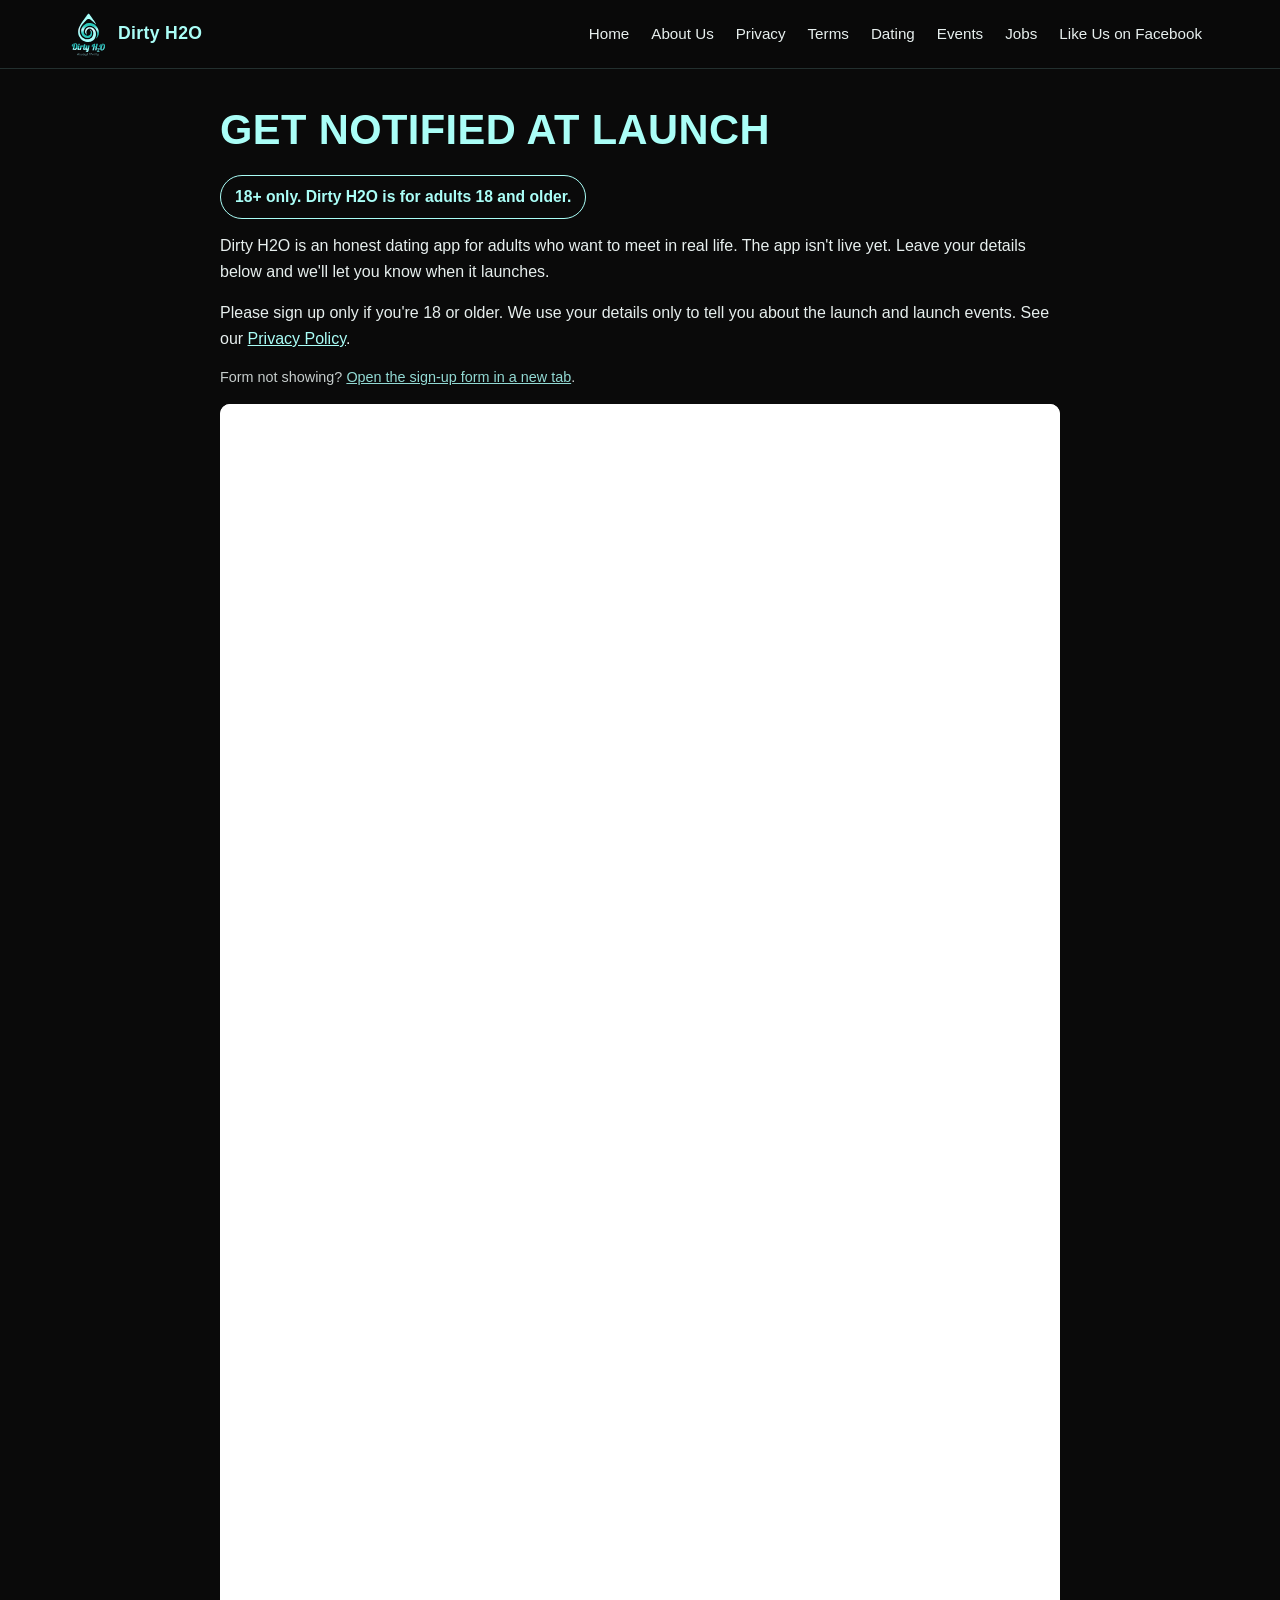
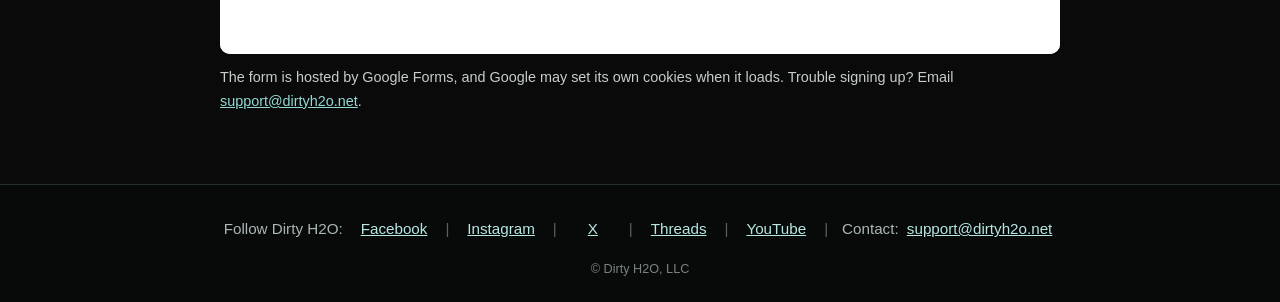
<file: signup/index.html>
<!DOCTYPE html>
<html lang="en">
<head>
<meta charset="utf-8">
<meta name="viewport" content="width=device-width, initial-scale=1">
<title>Dirty H2O - Get notified at launch</title>
<meta name="description" content="Dirty H2O is an honest dating app for adults 18+ who want to meet in real life. The app isn&#x27;t live yet. Sign up to be notified at launch.">
<link rel="canonical" href="https://dirtyh2o.net/signup/">
<meta name="theme-color" content="#0a0a0a">
<meta name="color-scheme" content="dark">
<link rel="icon" href="/favicon.ico" sizes="any">
<link rel="icon" href="/favicon.svg" type="image/svg+xml">
<link rel="apple-touch-icon" href="/apple-touch-icon.png">
<meta property="og:type" content="website">
<meta property="og:site_name" content="Dirty H2O">
<meta property="og:title" content="Dirty H2O - Get notified at launch">
<meta property="og:description" content="Dirty H2O is an honest dating app for adults 18+ who want to meet in real life. The app isn&#x27;t live yet. Sign up to be notified at launch.">
<meta property="og:url" content="https://dirtyh2o.net/signup/">
<meta property="og:image" content="https://dirtyh2o.net/og-signup.png">
<meta property="og:image:width" content="1200">
<meta property="og:image:height" content="630">
<meta property="og:image:alt" content="Dirty H2O logo. Get notified at launch. 18+ only.">
<meta name="twitter:card" content="summary_large_image">
<meta name="twitter:site" content="@DirtyH2OFun">
<meta name="twitter:title" content="Dirty H2O - Get notified at launch">
<meta name="twitter:description" content="Dirty H2O is an honest dating app for adults 18+ who want to meet in real life. The app isn&#x27;t live yet. Sign up to be notified at launch.">
<meta name="twitter:image" content="https://dirtyh2o.net/og-signup.png">
<link rel="stylesheet" href="/styles.css">
<style>
.age-notice{display:inline-block;margin:6px auto 18px;padding:8px 14px;border:1px solid var(--teal);border-radius:999px;color:var(--teal);font-weight:600;font-size:.98rem}
.cta-note{font-size:.9rem;opacity:.85;margin-top:8px}
.signup-frame{display:block;width:100%;height:1400px;border:0;border-radius:10px;background:#fff;margin:8px 0 12px}
@media (min-width:700px){.signup-frame{height:1250px}}
</style>
</head>
<body>
<a class="skip" href="#main">Skip to main content</a>
<header class="site-header"><div class="bar">
<a class="brand" href="/"><img src="/dirty-h2o-logo-v2-smooth.svg" alt="" width="40" height="48">Dirty H2O</a>
<div class="nav-desktop"><nav class="nav" aria-label="Main"><ul><li><a href="/">Home</a></li><li class="sub"><a href="/about-us/">About Us</a><ul><li><a href="/about-us/history/">History</a></li><li><a href="/about-us/our-team/">Our Team</a></li><li><a href="/about-us/contact-us/">Contact Us</a></li></ul></li><li><a href="/privacy/">Privacy</a></li><li><a href="/terms/">Terms</a></li><li><a href="/dating/">Dating</a></li><li><a href="/events/">Events</a></li><li><a href="/jobs/">Jobs</a></li><li><a href="https://www.facebook.com/dirtyh20" rel="noopener" target="_blank">Like Us on Facebook</a></li></ul></nav></div>
<details class="menu"><summary aria-label="Menu">Menu</summary><nav class="nav" aria-label="Main"><ul><li><a href="/">Home</a></li><li class="sub"><a href="/about-us/">About Us</a><ul><li><a href="/about-us/history/">History</a></li><li><a href="/about-us/our-team/">Our Team</a></li><li><a href="/about-us/contact-us/">Contact Us</a></li></ul></li><li><a href="/privacy/">Privacy</a></li><li><a href="/terms/">Terms</a></li><li><a href="/dating/">Dating</a></li><li><a href="/events/">Events</a></li><li><a href="/jobs/">Jobs</a></li><li><a href="https://www.facebook.com/dirtyh20" rel="noopener" target="_blank">Like Us on Facebook</a></li></ul></nav></details>
</div></header>
<main id="main">
<article class="page">
<h1>Get notified at launch</h1>
<p class="age-notice">18+ only. Dirty H2O is for adults 18 and older.</p>
<p>Dirty H2O is an honest dating app for adults who want to meet in real life. The app isn't live yet. Leave your details below and we'll let you know when it launches.</p>
<p>Please sign up only if you're 18 or older. We use your details only to tell you about the launch and launch events. See our <a href="/privacy/">Privacy Policy</a>.</p>
<p class="cta-note">Form not showing? <a href="https://forms.gle/Yemaig9zSxyTRzCn7" rel="noopener" target="_blank">Open the sign-up form in a new tab</a>.</p>
<iframe class="signup-frame" src="https://docs.google.com/forms/d/e/1FAIpQLSeVFJkn44Yk1TLCYDN18c0FEu5PUfF3AcjYnkxcP8QnhS06AQ/viewform?embedded=true" title="Dirty H2O launch sign-up form (Google Forms)" loading="eager">Loading the sign-up form… If it doesn't appear, <a href="https://forms.gle/Yemaig9zSxyTRzCn7">open it here</a>.</iframe>
<p class="cta-note">The form is hosted by Google Forms, and Google may set its own cookies when it loads. Trouble signing up? Email <a href="mailto:support@dirtyh2o.net">support@dirtyh2o.net</a>.</p>
</article>
</main>
<footer class="site-footer"><div class="inner">
<span>Follow Dirty H2O:</span> <a href="https://www.facebook.com/dirtyh20" rel="noopener" target="_blank">Facebook</a> <span class="sep">|</span> <a href="https://www.instagram.com/dirtyh2o_/" rel="noopener" target="_blank">Instagram</a> <span class="sep">|</span> <a href="https://x.com/DirtyH2OFun" rel="noopener" target="_blank">X</a> <span class="sep">|</span> <a href="https://www.threads.com/@dirtyh2o_" rel="noopener" target="_blank">Threads</a> <span class="sep">|</span> <a href="https://www.youtube.com/@DirtyH2OFun" rel="noopener" target="_blank">YouTube</a> <span class="sep">|</span> <span>Contact: <a href="mailto:support@dirtyh2o.net">support@dirtyh2o.net</a></span>
<small>© Dirty H2O, LLC</small>
</div></footer>
</body>
</html>
</file>
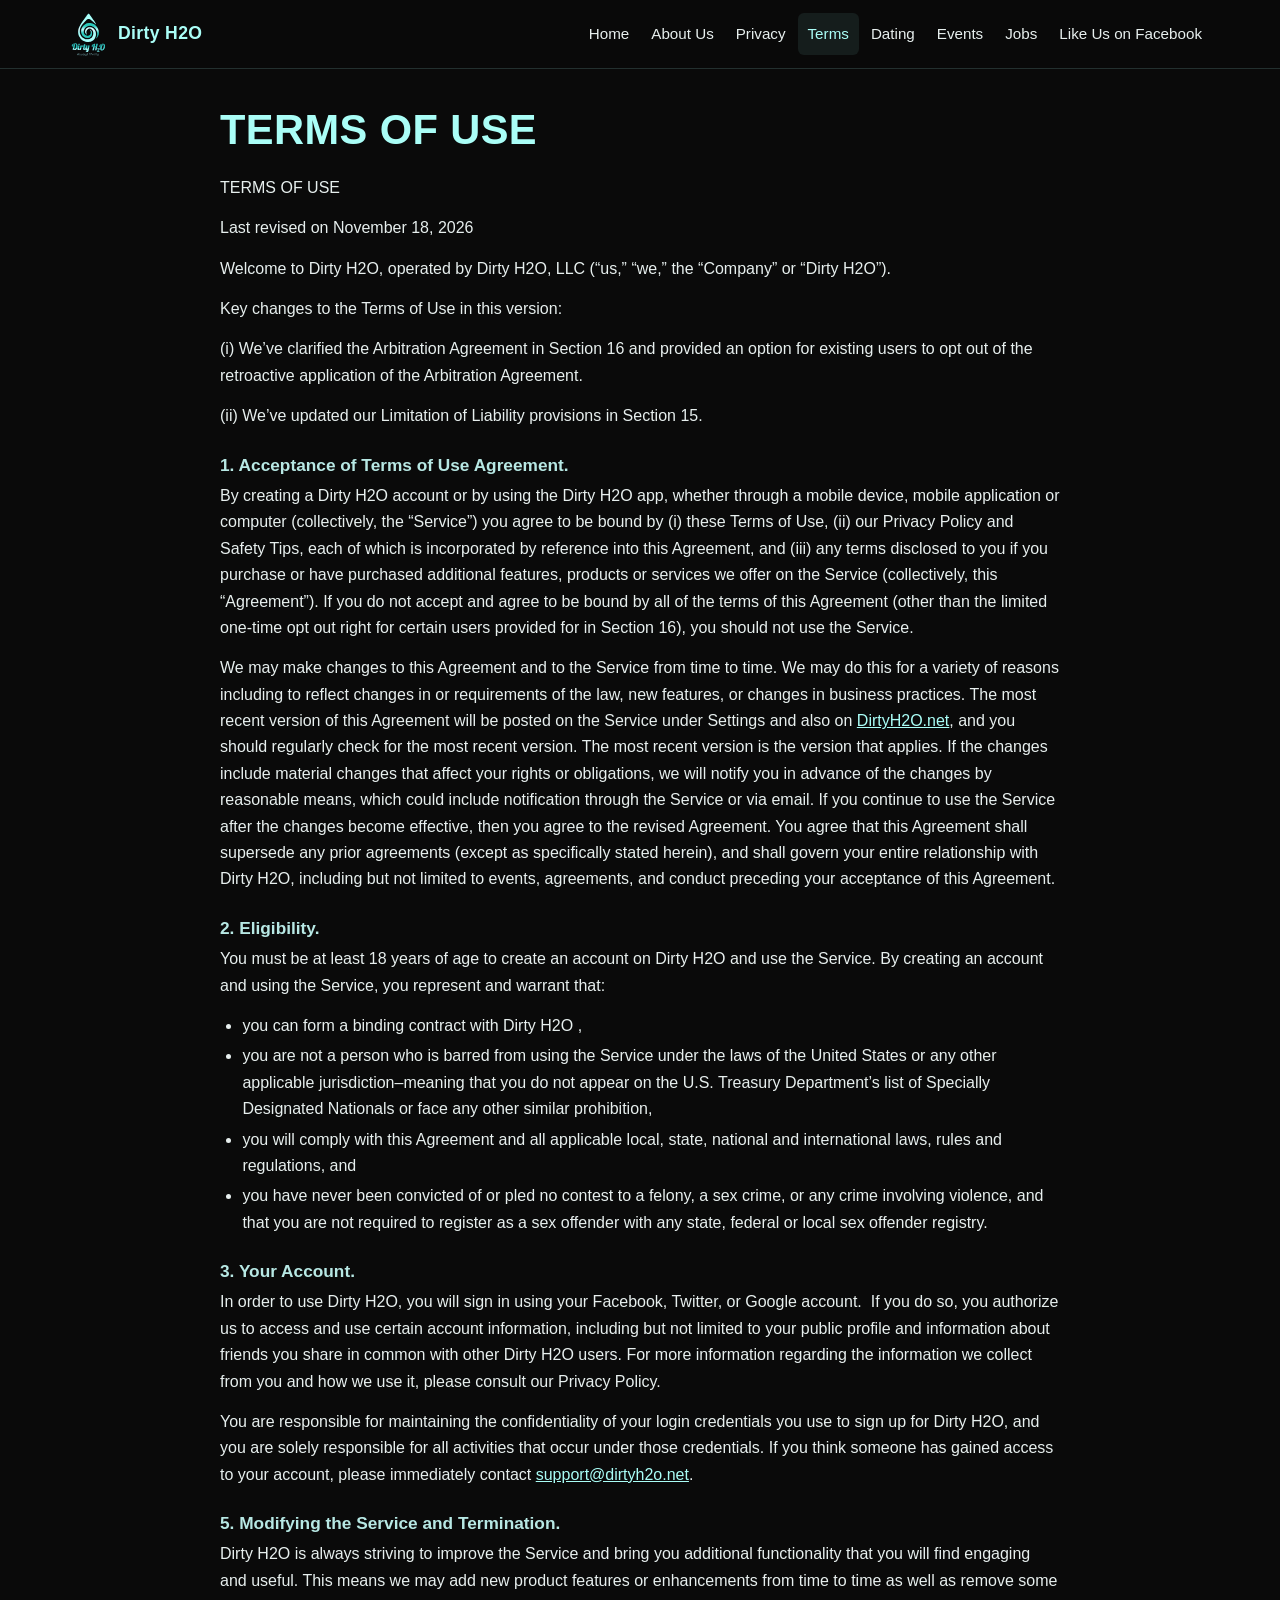
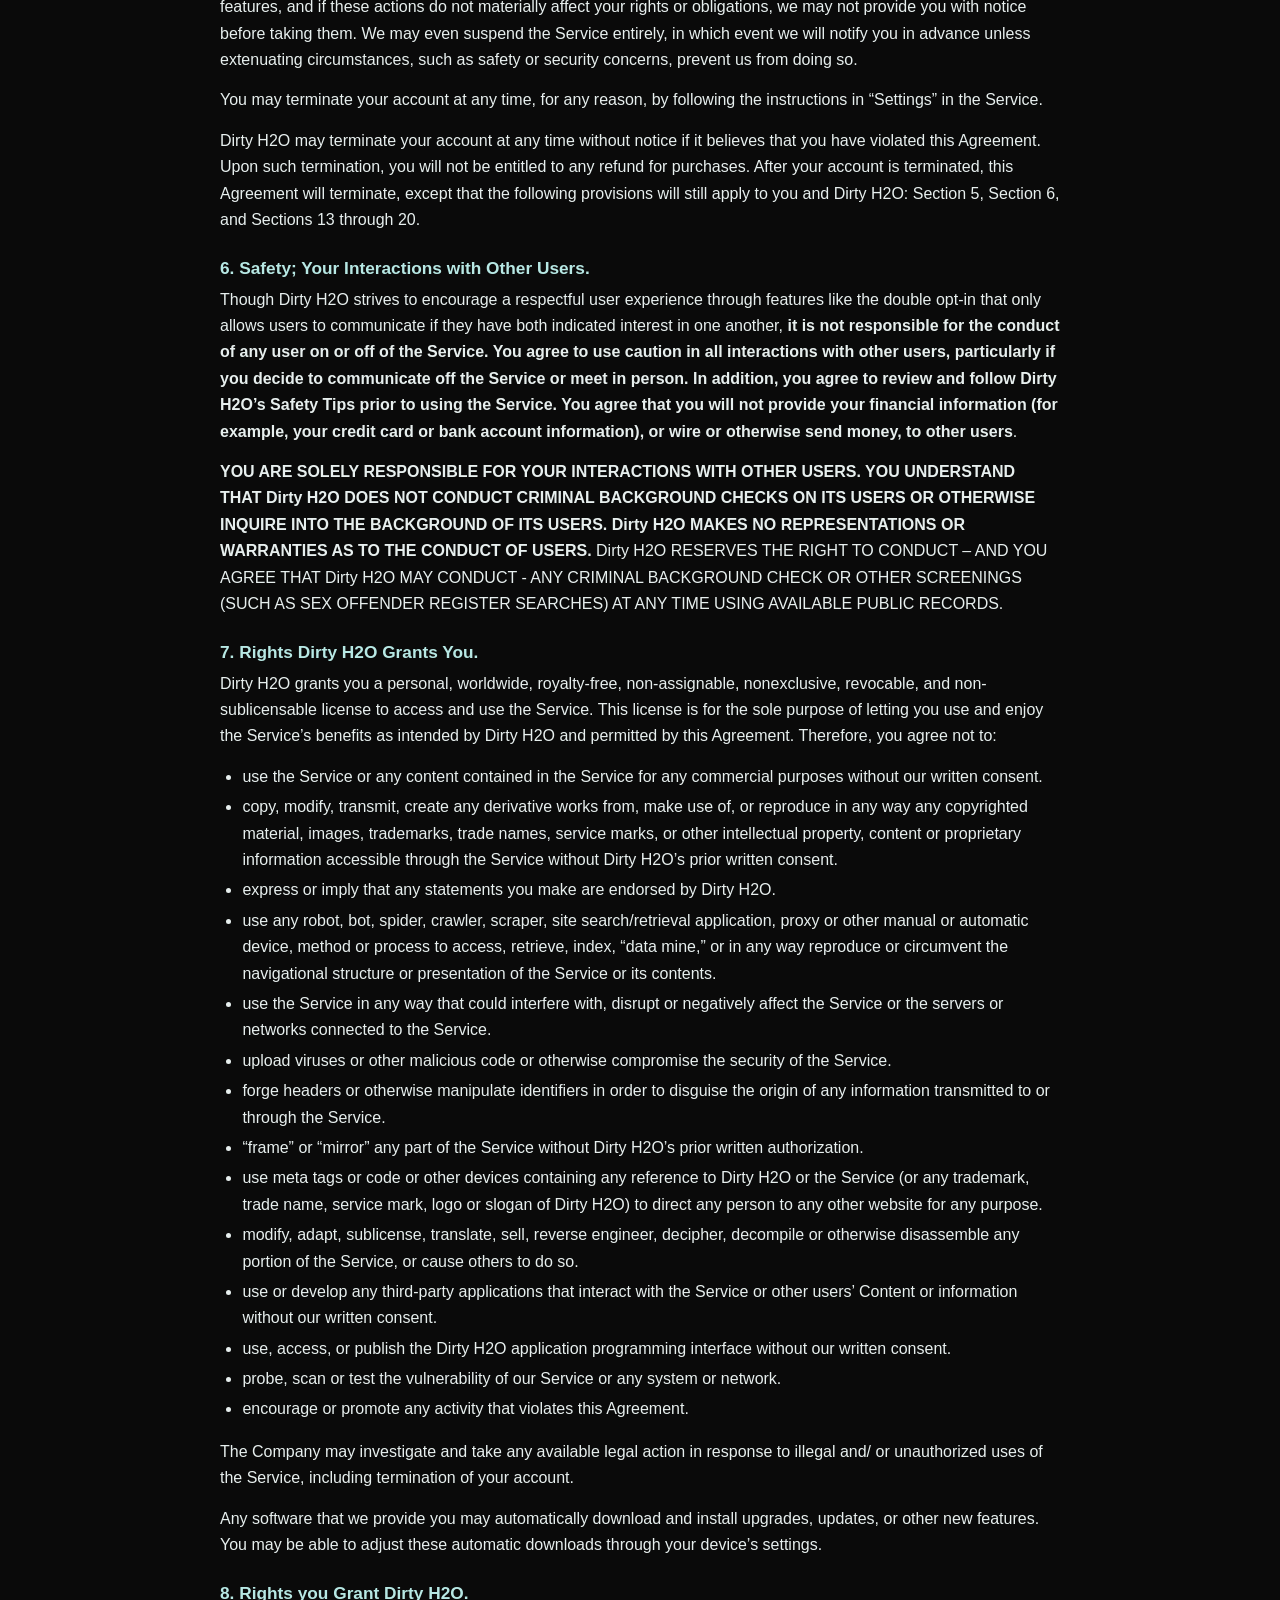
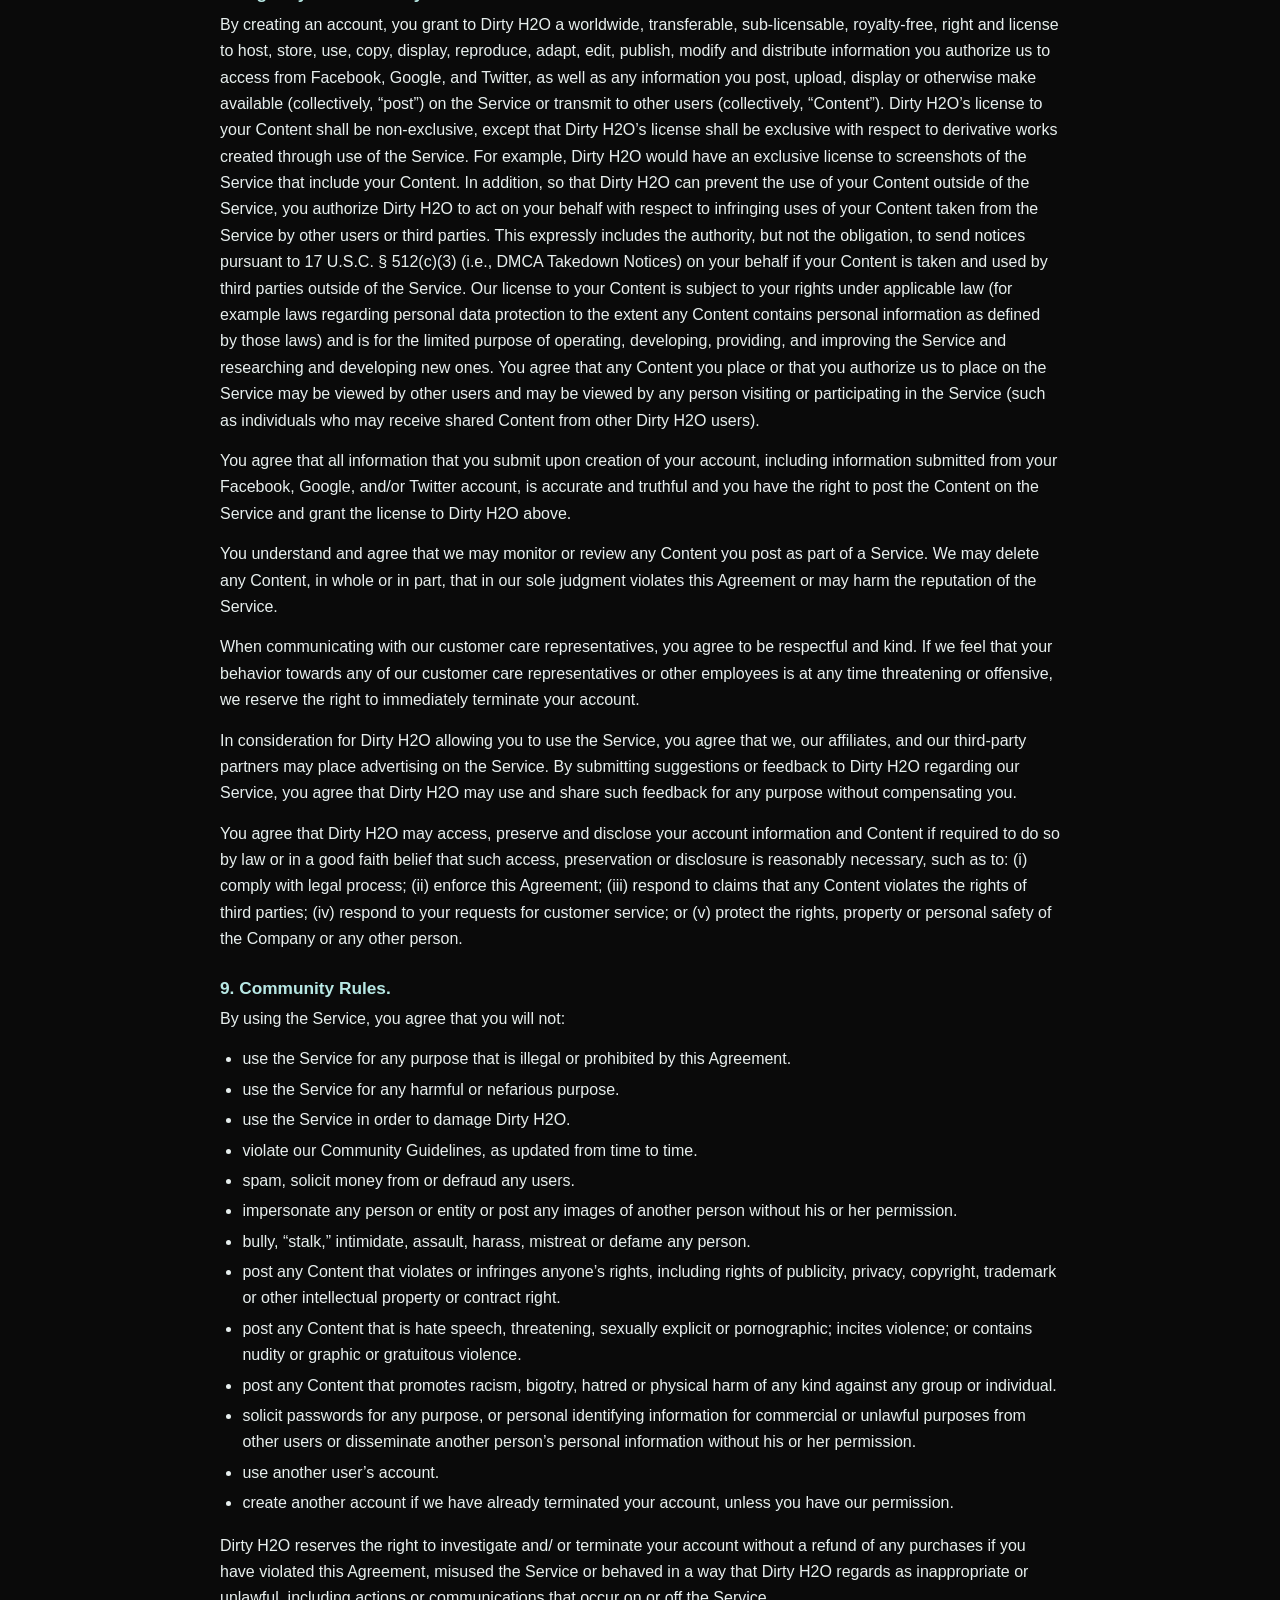
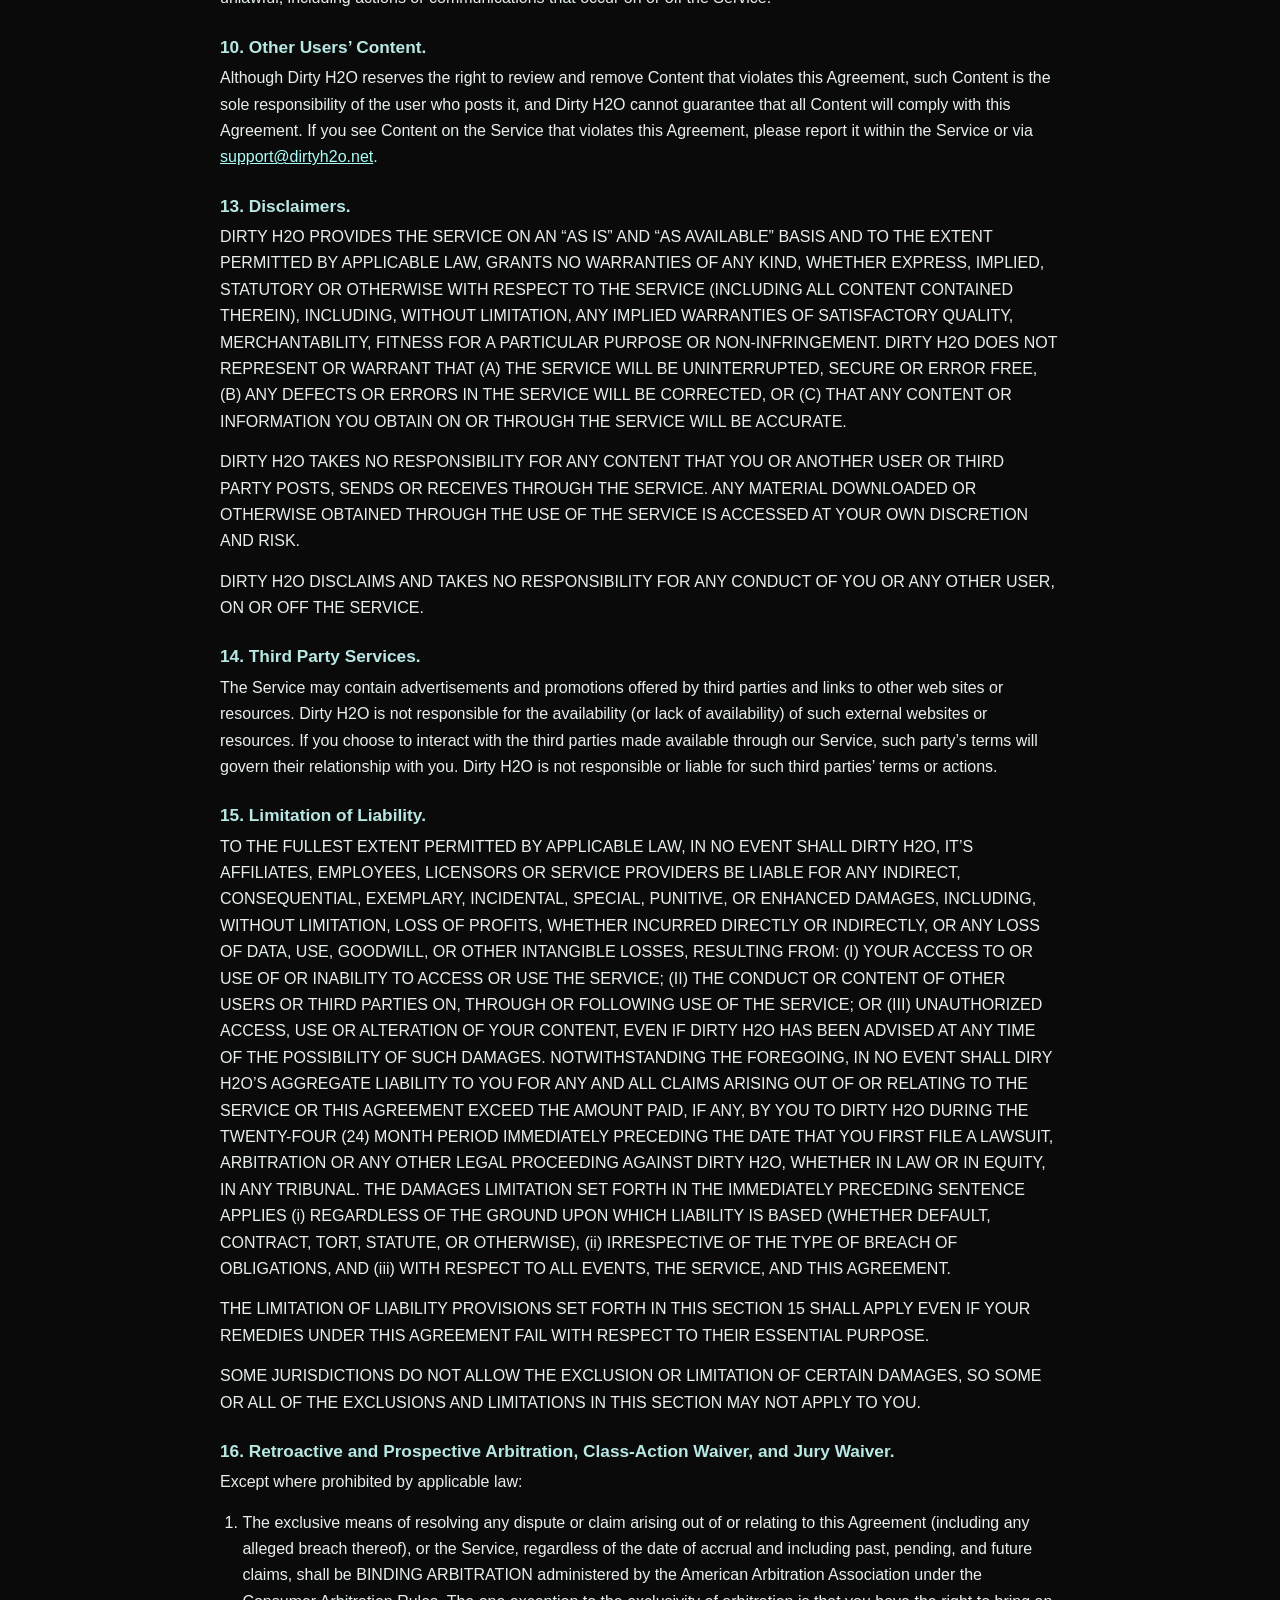
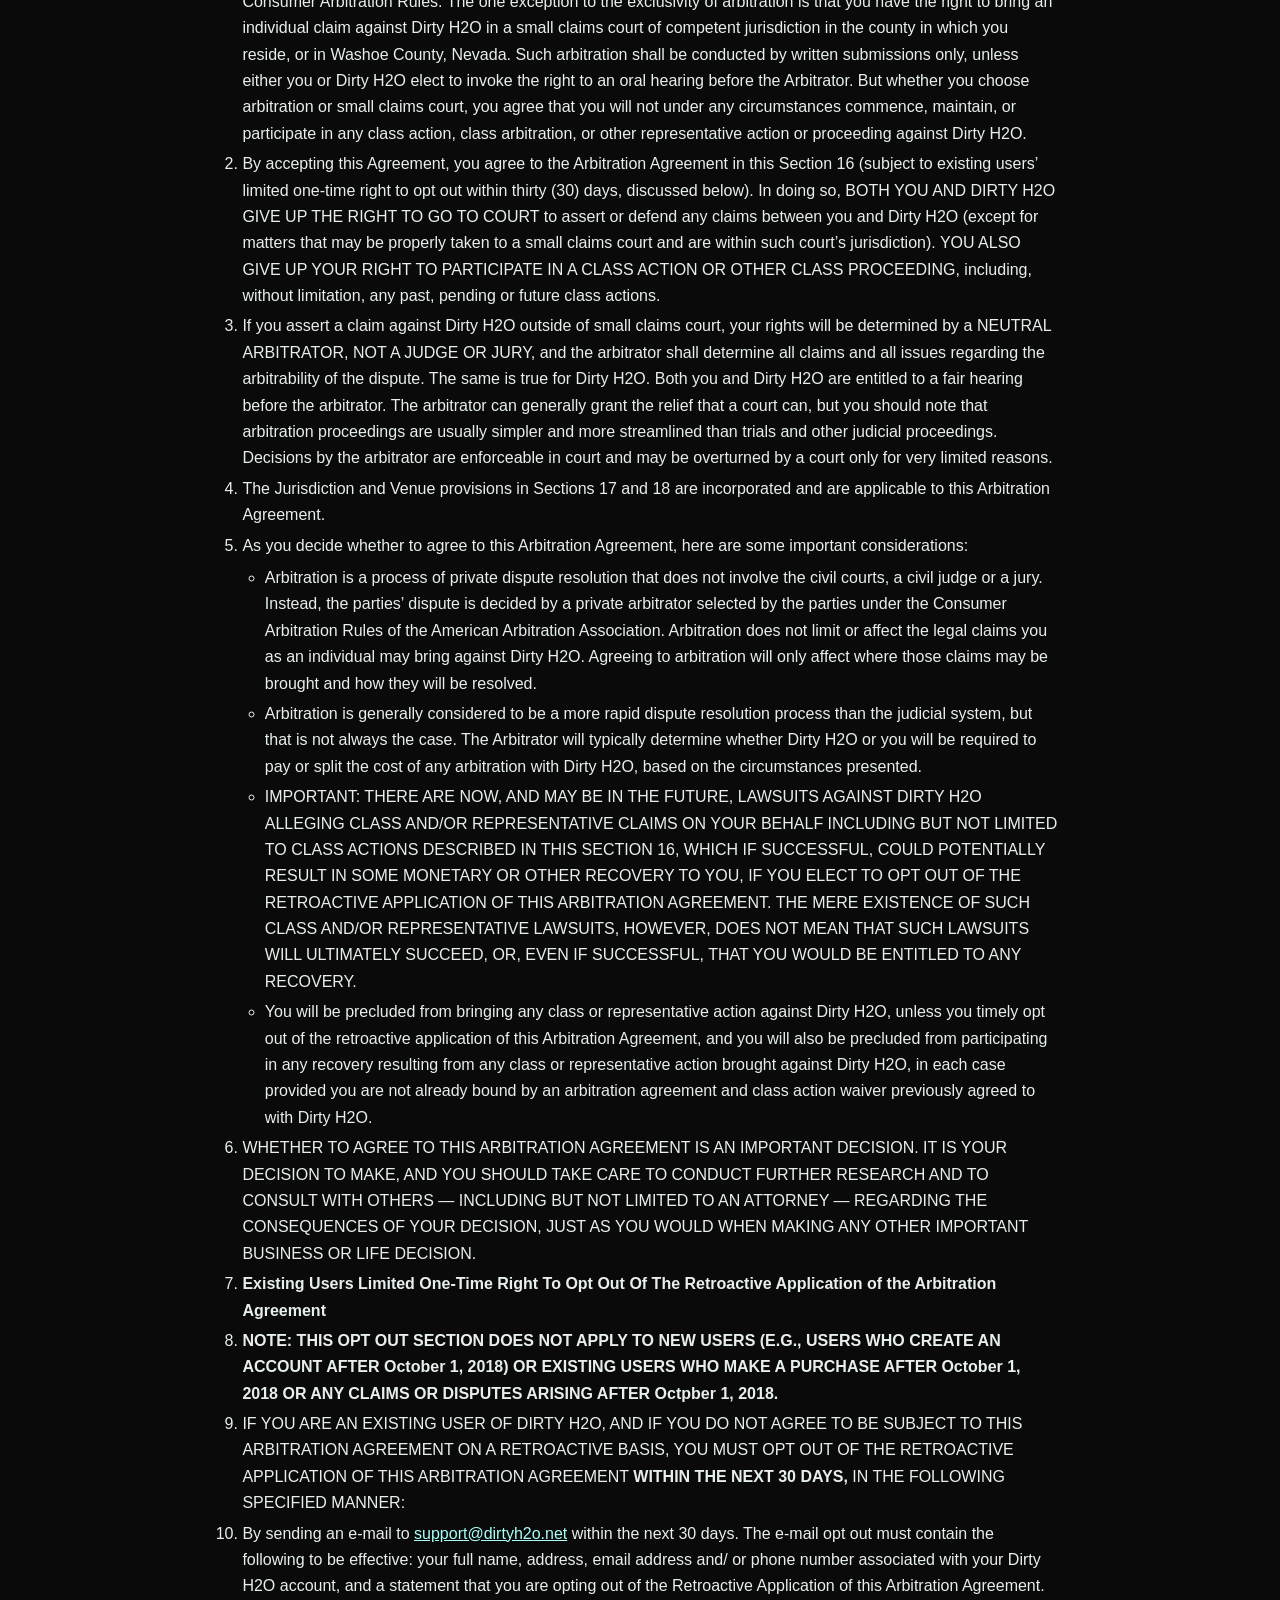
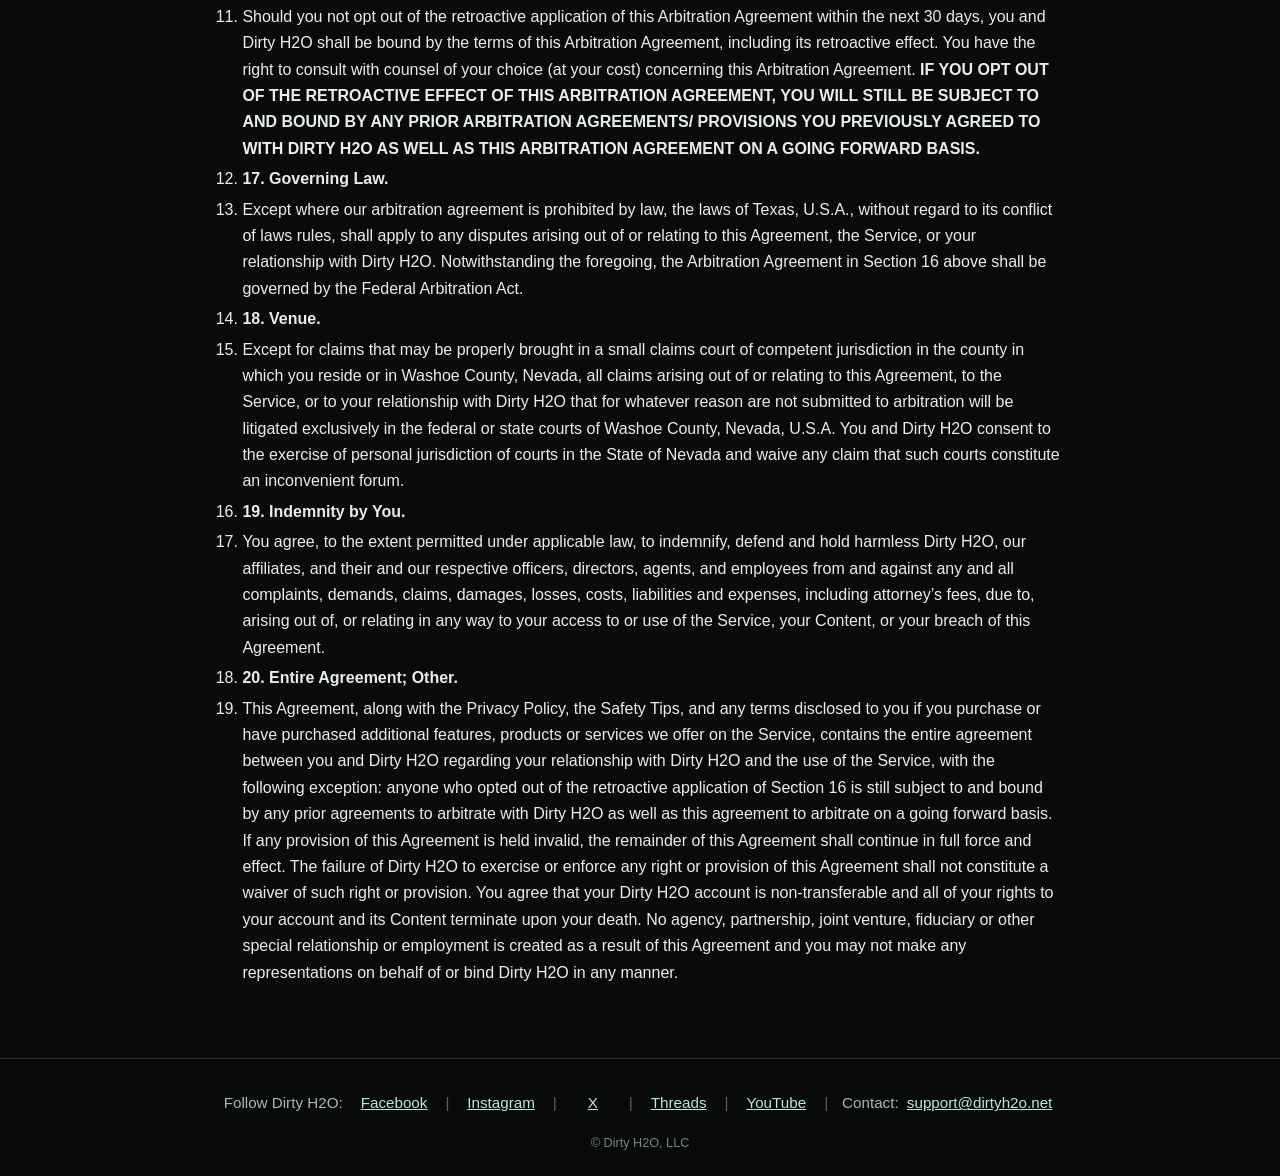
<file: terms/index.html>
<!DOCTYPE html>
<html lang="en">
<head>
<meta charset="utf-8">
<meta name="viewport" content="width=device-width, initial-scale=1">
<title>Dirty H2O - Terms</title>
<meta name="description" content="Dirty H2O Terms of Use.">
<link rel="canonical" href="https://dirtyh2o.net/terms/">
<meta name="theme-color" content="#0a0a0a">
<meta name="color-scheme" content="dark">
<link rel="icon" href="/favicon.ico" sizes="any">
<link rel="icon" href="/favicon.svg" type="image/svg+xml">
<link rel="apple-touch-icon" href="/apple-touch-icon.png">
<meta property="og:type" content="website">
<meta property="og:site_name" content="Dirty H2O">
<meta property="og:title" content="Dirty H2O - Terms">
<meta property="og:description" content="Dirty H2O Terms of Use.">
<meta property="og:url" content="https://dirtyh2o.net/terms/">
<meta property="og:image" content="https://dirtyh2o.net/og-image.png">
<meta property="og:image:width" content="1200">
<meta property="og:image:height" content="630">
<meta property="og:image:alt" content="Dirty H2O logo — Always Thirsty">
<meta name="twitter:card" content="summary_large_image">
<meta name="twitter:site" content="@DirtyH2OFun">
<meta name="twitter:title" content="Dirty H2O - Terms">
<meta name="twitter:description" content="Dirty H2O Terms of Use.">
<meta name="twitter:image" content="https://dirtyh2o.net/og-image.png">
<link rel="stylesheet" href="/styles.css">
</head>
<body>
<a class="skip" href="#main">Skip to main content</a>
<header class="site-header"><div class="bar">
<a class="brand" href="/"><img src="/dirty-h2o-logo-v2-smooth.svg" alt="" width="40" height="48">Dirty H2O</a>
<div class="nav-desktop"><nav class="nav" aria-label="Main"><ul><li><a href="/">Home</a></li><li class="sub"><a href="/about-us/">About Us</a><ul><li><a href="/about-us/history/">History</a></li><li><a href="/about-us/our-team/">Our Team</a></li><li><a href="/about-us/contact-us/">Contact Us</a></li></ul></li><li><a href="/privacy/">Privacy</a></li><li><a href="/terms/" aria-current="page">Terms</a></li><li><a href="/dating/">Dating</a></li><li><a href="/events/">Events</a></li><li><a href="/jobs/">Jobs</a></li><li><a href="https://www.facebook.com/dirtyh20" rel="noopener" target="_blank">Like Us on Facebook</a></li></ul></nav></div>
<details class="menu"><summary aria-label="Menu">Menu</summary><nav class="nav" aria-label="Main"><ul><li><a href="/">Home</a></li><li class="sub"><a href="/about-us/">About Us</a><ul><li><a href="/about-us/history/">History</a></li><li><a href="/about-us/our-team/">Our Team</a></li><li><a href="/about-us/contact-us/">Contact Us</a></li></ul></li><li><a href="/privacy/">Privacy</a></li><li><a href="/terms/" aria-current="page">Terms</a></li><li><a href="/dating/">Dating</a></li><li><a href="/events/">Events</a></li><li><a href="/jobs/">Jobs</a></li><li><a href="https://www.facebook.com/dirtyh20" rel="noopener" target="_blank">Like Us on Facebook</a></li></ul></nav></details>
</div></header>
<main id="main">
<article class="page">
<h1>TERMS OF USE</h1>
<p>TERMS OF USE</p>
<p>Last revised on November 18, 2026</p>
<p>Welcome to Dirty H2O, operated by Dirty H2O, LLC (“us,” “we,” the “Company” or “Dirty H2O”).</p>
<p>Key changes to the Terms of Use in this version:</p>
<p>(i) We’ve clarified the Arbitration Agreement in Section 16 and provided an option for existing users to opt out of the retroactive application of the Arbitration Agreement.</p>
<p>(ii) We’ve updated our Limitation of Liability provisions in Section 15.</p>
<h3>1. Acceptance of Terms of Use Agreement.</h3>
<p>By creating a Dirty H2O account or by using the Dirty H2O app, whether through a mobile device, mobile application or computer (collectively, the “Service”) you agree to be bound by (i) these Terms of Use, (ii) our Privacy Policy and Safety Tips, each of which is incorporated by reference into this Agreement, and (iii) any terms disclosed to you if you purchase or have purchased additional features, products or services we offer on the Service (collectively, this “Agreement”). If you do not accept and agree to be bound by all of the terms of this Agreement (other than the limited one-time opt out right for certain users provided for in Section 16), you should not use the Service.</p>
<p>We may make changes to this Agreement and to the Service from time to time. We may do this for a variety of reasons including to reflect changes in or requirements of the law, new features, or changes in business practices. The most recent version of this Agreement will be posted on the Service under Settings and also on <a href="/">DirtyH2O.net</a>, and you should regularly check for the most recent version. The most recent version is the version that applies. If the changes include material changes that affect your rights or obligations, we will notify you in advance of the changes by reasonable means, which could include notification through the Service or via email. If you continue to use the Service after the changes become effective, then you agree to the revised Agreement. You agree that this Agreement shall supersede any prior agreements (except as specifically stated herein), and shall govern your entire relationship with Dirty H2O, including but not limited to events, agreements, and conduct preceding your acceptance of this Agreement.</p>
<h3>2. Eligibility.</h3>
<p>You must be at least 18 years of age to create an account on Dirty H2O and use the Service. By creating an account and using the Service, you represent and warrant that:</p>
<ul><li>you can form a binding contract with Dirty H2O ,</li><li>you are not a person who is barred from using the Service under the laws of the United States or any other applicable jurisdiction–meaning that you do not appear on the U.S. Treasury Department’s list of Specially Designated Nationals or face any other similar prohibition,</li><li>you will comply with this Agreement and all applicable local, state, national and international laws, rules and regulations, and</li><li>you have never been convicted of or pled no contest to a felony, a sex crime, or any crime involving violence, and that you are not required to register as a sex offender with any state, federal or local sex offender registry.</li></ul>
<h3>3. Your Account.</h3>
<p>In order to use Dirty H2O, you will sign in using your Facebook, Twitter, or Google account.  If you do so, you authorize us to access and use certain account information, including but not limited to your public profile and information about friends you share in common with other Dirty H2O users. For more information regarding the information we collect from you and how we use it, please consult our Privacy Policy.</p>
<p>You are responsible for maintaining the confidentiality of your login credentials you use to sign up for Dirty H2O, and you are solely responsible for all activities that occur under those credentials. If you think someone has gained access to your account, please immediately contact <a href="mailto:support@dirtyh2o.net">support@dirtyh2o.net</a>.</p>
<h3>5. Modifying the Service and Termination.</h3>
<p>Dirty H2O is always striving to improve the Service and bring you additional functionality that you will find engaging and useful. This means we may add new product features or enhancements from time to time as well as remove some features, and if these actions do not materially affect your rights or obligations, we may not provide you with notice before taking them. We may even suspend the Service entirely, in which event we will notify you in advance unless extenuating circumstances, such as safety or security concerns, prevent us from doing so.</p>
<p>You may terminate your account at any time, for any reason, by following the instructions in “Settings” in the Service.</p>
<p>Dirty H2O may terminate your account at any time without notice if it believes that you have violated this Agreement. Upon such termination, you will not be entitled to any refund for purchases. After your account is terminated, this Agreement will terminate, except that the following provisions will still apply to you and Dirty H2O: Section 5, Section 6, and Sections 13 through 20.</p>
<h3>6. Safety; Your Interactions with Other Users.</h3>
<p>Though Dirty H2O strives to encourage a respectful user experience through features like the double opt-in that only allows users to communicate if they have both indicated interest in one another, <strong>it is not responsible for the conduct of any user on or off of the Service. You agree to use caution in all interactions with other users, particularly if you decide to communicate off the Service or meet in person. In addition, you agree to review and follow Dirty H2O’s Safety Tips prior to using the Service. You agree that you will not provide your financial information (for example, your credit card or bank account information), or wire or otherwise send money, to other users</strong>.</p>
<p><strong>YOU ARE SOLELY RESPONSIBLE FOR YOUR INTERACTIONS WITH OTHER USERS. YOU UNDERSTAND THAT Dirty H2O DOES NOT CONDUCT CRIMINAL BACKGROUND CHECKS ON ITS USERS OR OTHERWISE INQUIRE INTO THE BACKGROUND OF ITS USERS. Dirty H2O MAKES NO REPRESENTATIONS OR WARRANTIES AS TO THE CONDUCT OF USERS.</strong> Dirty H2O RESERVES THE RIGHT TO CONDUCT – AND YOU AGREE THAT Dirty H2O MAY CONDUCT - ANY CRIMINAL BACKGROUND CHECK OR OTHER SCREENINGS (SUCH AS SEX OFFENDER REGISTER SEARCHES) AT ANY TIME USING AVAILABLE PUBLIC RECORDS.</p>
<h3>7. Rights Dirty H2O Grants You.</h3>
<p>Dirty H2O grants you a personal, worldwide, royalty-free, non-assignable, nonexclusive, revocable, and non-sublicensable license to access and use the Service. This license is for the sole purpose of letting you use and enjoy the Service’s benefits as intended by Dirty H2O and permitted by this Agreement. Therefore, you agree not to:</p>
<ul><li>use the Service or any content contained in the Service for any commercial purposes without our written consent.</li><li>copy, modify, transmit, create any derivative works from, make use of, or reproduce in any way any copyrighted material, images, trademarks, trade names, service marks, or other intellectual property, content or proprietary information accessible through the Service without Dirty H2O’s prior written consent.</li><li>express or imply that any statements you make are endorsed by Dirty H2O.</li><li>use any robot, bot, spider, crawler, scraper, site search/retrieval application, proxy or other manual or automatic device, method or process to access, retrieve, index, “data mine,” or in any way reproduce or circumvent the navigational structure or presentation of the Service or its contents.</li><li>use the Service in any way that could interfere with, disrupt or negatively affect the Service or the servers or networks connected to the Service.</li><li>upload viruses or other malicious code or otherwise compromise the security of the Service.</li><li>forge headers or otherwise manipulate identifiers in order to disguise the origin of any information transmitted to or through the Service.</li><li>“frame” or “mirror” any part of the Service without Dirty H2O’s prior written authorization.</li><li>use meta tags or code or other devices containing any reference to Dirty H2O or the Service (or any trademark, trade name, service mark, logo or slogan of Dirty H2O) to direct any person to any other website for any purpose.</li><li>modify, adapt, sublicense, translate, sell, reverse engineer, decipher, decompile or otherwise disassemble any portion of the Service, or cause others to do so.</li><li>use or develop any third-party applications that interact with the Service or other users’ Content or information without our written consent.</li><li>use, access, or publish the Dirty H2O application programming interface without our written consent.</li><li>probe, scan or test the vulnerability of our Service or any system or network.</li><li>encourage or promote any activity that violates this Agreement.</li></ul>
<p>The Company may investigate and take any available legal action in response to illegal and/ or unauthorized uses of the Service, including termination of your account.</p>
<p>Any software that we provide you may automatically download and install upgrades, updates, or other new features. You may be able to adjust these automatic downloads through your device’s settings.</p>
<h3>8. Rights you Grant Dirty H2O.</h3>
<p>By creating an account, you grant to Dirty H2O a worldwide, transferable, sub-licensable, royalty-free, right and license to host, store, use, copy, display, reproduce, adapt, edit, publish, modify and distribute information you authorize us to access from Facebook, Google, and Twitter, as well as any information you post, upload, display or otherwise make available (collectively, “post”) on the Service or transmit to other users (collectively, “Content”). Dirty H2O’s license to your Content shall be non-exclusive, except that Dirty H2O’s license shall be exclusive with respect to derivative works created through use of the Service. For example, Dirty H2O would have an exclusive license to screenshots of the Service that include your Content. In addition, so that Dirty H2O can prevent the use of your Content outside of the Service, you authorize Dirty H2O to act on your behalf with respect to infringing uses of your Content taken from the Service by other users or third parties. This expressly includes the authority, but not the obligation, to send notices pursuant to 17 U.S.C. § 512(c)(3) (i.e., DMCA Takedown Notices) on your behalf if your Content is taken and used by third parties outside of the Service. Our license to your Content is subject to your rights under applicable law (for example laws regarding personal data protection to the extent any Content contains personal information as defined by those laws) and is for the limited purpose of operating, developing, providing, and improving the Service and researching and developing new ones. You agree that any Content you place or that you authorize us to place on the Service may be viewed by other users and may be viewed by any person visiting or participating in the Service (such as individuals who may receive shared Content from other Dirty H2O users).</p>
<p>You agree that all information that you submit upon creation of your account, including information submitted from your Facebook, Google, and/or Twitter account, is accurate and truthful and you have the right to post the Content on the Service and grant the license to Dirty H2O above.</p>
<p>You understand and agree that we may monitor or review any Content you post as part of a Service. We may delete any Content, in whole or in part, that in our sole judgment violates this Agreement or may harm the reputation of the Service.</p>
<p>When communicating with our customer care representatives, you agree to be respectful and kind. If we feel that your behavior towards any of our customer care representatives or other employees is at any time threatening or offensive, we reserve the right to immediately terminate your account.</p>
<p>In consideration for Dirty H2O allowing you to use the Service, you agree that we, our affiliates, and our third-party partners may place advertising on the Service. By submitting suggestions or feedback to Dirty H2O regarding our Service, you agree that Dirty H2O may use and share such feedback for any purpose without compensating you.</p>
<p>You agree that Dirty H2O may access, preserve and disclose your account information and Content if required to do so by law or in a good faith belief that such access, preservation or disclosure is reasonably necessary, such as to: (i) comply with legal process; (ii) enforce this Agreement; (iii) respond to claims that any Content violates the rights of third parties; (iv) respond to your requests for customer service; or (v) protect the rights, property or personal safety of the Company or any other person.</p>
<h3>9. Community Rules.</h3>
<p>By using the Service, you agree that you will not:</p>
<ul><li>use the Service for any purpose that is illegal or prohibited by this Agreement.</li><li>use the Service for any harmful or nefarious purpose.</li><li>use the Service in order to damage Dirty H2O.</li><li>violate our Community Guidelines, as updated from time to time.</li><li>spam, solicit money from or defraud any users.</li><li>impersonate any person or entity or post any images of another person without his or her permission.</li><li>bully, “stalk,” intimidate, assault, harass, mistreat or defame any person.</li><li>post any Content that violates or infringes anyone’s rights, including rights of publicity, privacy, copyright, trademark or other intellectual property or contract right.</li><li>post any Content that is hate speech, threatening, sexually explicit or pornographic; incites violence; or contains nudity or graphic or gratuitous violence.</li><li>post any Content that promotes racism, bigotry, hatred or physical harm of any kind against any group or individual.</li><li>solicit passwords for any purpose, or personal identifying information for commercial or unlawful purposes from other users or disseminate another person’s personal information without his or her permission.</li><li>use another user’s account.</li><li>create another account if we have already terminated your account, unless you have our permission.</li></ul>
<p>Dirty H2O reserves the right to investigate and/ or terminate your account without a refund of any purchases if you have violated this Agreement, misused the Service or behaved in a way that Dirty H2O regards as inappropriate or unlawful, including actions or communications that occur on or off the Service.</p>
<h3>10. Other Users’ Content.</h3>
<p>Although Dirty H2O reserves the right to review and remove Content that violates this Agreement, such Content is the sole responsibility of the user who posts it, and Dirty H2O cannot guarantee that all Content will comply with this Agreement. If you see Content on the Service that violates this Agreement, please report it within the Service or via <a href="mailto:support@dirtyh2o.net">support@dirtyh2o.net</a>.</p>
<h3>13. Disclaimers.</h3>
<p>DIRTY H2O PROVIDES THE SERVICE ON AN “AS IS” AND “AS AVAILABLE” BASIS AND TO THE EXTENT PERMITTED BY APPLICABLE LAW, GRANTS NO WARRANTIES OF ANY KIND, WHETHER EXPRESS, IMPLIED, STATUTORY OR OTHERWISE WITH RESPECT TO THE SERVICE (INCLUDING ALL CONTENT CONTAINED THEREIN), INCLUDING, WITHOUT LIMITATION, ANY IMPLIED WARRANTIES OF SATISFACTORY QUALITY, MERCHANTABILITY, FITNESS FOR A PARTICULAR PURPOSE OR NON-INFRINGEMENT. DIRTY H2O DOES NOT REPRESENT OR WARRANT THAT (A) THE SERVICE WILL BE UNINTERRUPTED, SECURE OR ERROR FREE, (B) ANY DEFECTS OR ERRORS IN THE SERVICE WILL BE CORRECTED, OR (C) THAT ANY CONTENT OR INFORMATION YOU OBTAIN ON OR THROUGH THE SERVICE WILL BE ACCURATE.</p>
<p>DIRTY H2O TAKES NO RESPONSIBILITY FOR ANY CONTENT THAT YOU OR ANOTHER USER OR THIRD PARTY POSTS, SENDS OR RECEIVES THROUGH THE SERVICE. ANY MATERIAL DOWNLOADED OR OTHERWISE OBTAINED THROUGH THE USE OF THE SERVICE IS ACCESSED AT YOUR OWN DISCRETION AND RISK.</p>
<p>DIRTY H2O DISCLAIMS AND TAKES NO RESPONSIBILITY FOR ANY CONDUCT OF YOU OR ANY OTHER USER, ON OR OFF THE SERVICE.</p>
<h3>14. Third Party Services.</h3>
<p>The Service may contain advertisements and promotions offered by third parties and links to other web sites or resources. Dirty H2O is not responsible for the availability (or lack of availability) of such external websites or resources. If you choose to interact with the third parties made available through our Service, such party’s terms will govern their relationship with you. Dirty H2O is not responsible or liable for such third parties’ terms or actions.</p>
<h3>15. Limitation of Liability.</h3>
<p>TO THE FULLEST EXTENT PERMITTED BY APPLICABLE LAW, IN NO EVENT SHALL DIRTY H2O, IT’S AFFILIATES, EMPLOYEES, LICENSORS OR SERVICE PROVIDERS BE LIABLE FOR ANY INDIRECT, CONSEQUENTIAL, EXEMPLARY, INCIDENTAL, SPECIAL, PUNITIVE, OR ENHANCED DAMAGES, INCLUDING, WITHOUT LIMITATION, LOSS OF PROFITS, WHETHER INCURRED DIRECTLY OR INDIRECTLY, OR ANY LOSS OF DATA, USE, GOODWILL, OR OTHER INTANGIBLE LOSSES, RESULTING FROM: (I) YOUR ACCESS TO OR USE OF OR INABILITY TO ACCESS OR USE THE SERVICE; (II) THE CONDUCT OR CONTENT OF OTHER USERS OR THIRD PARTIES ON, THROUGH OR FOLLOWING USE OF THE SERVICE; OR (III) UNAUTHORIZED ACCESS, USE OR ALTERATION OF YOUR CONTENT, EVEN IF DIRTY H2O HAS BEEN ADVISED AT ANY TIME OF THE POSSIBILITY OF SUCH DAMAGES. NOTWITHSTANDING THE FOREGOING, IN NO EVENT SHALL DIRY H2O’S AGGREGATE LIABILITY TO YOU FOR ANY AND ALL CLAIMS ARISING OUT OF OR RELATING TO THE SERVICE OR THIS AGREEMENT EXCEED THE AMOUNT PAID, IF ANY, BY YOU TO DIRTY H2O DURING THE TWENTY-FOUR (24) MONTH PERIOD IMMEDIATELY PRECEDING THE DATE THAT YOU FIRST FILE A LAWSUIT, ARBITRATION OR ANY OTHER LEGAL PROCEEDING AGAINST DIRTY H2O, WHETHER IN LAW OR IN EQUITY, IN ANY TRIBUNAL. THE DAMAGES LIMITATION SET FORTH IN THE IMMEDIATELY PRECEDING SENTENCE APPLIES (i) REGARDLESS OF THE GROUND UPON WHICH LIABILITY IS BASED (WHETHER DEFAULT, CONTRACT, TORT, STATUTE, OR OTHERWISE), (ii) IRRESPECTIVE OF THE TYPE OF BREACH OF OBLIGATIONS, AND (iii) WITH RESPECT TO ALL EVENTS, THE SERVICE, AND THIS AGREEMENT.</p>
<p>THE LIMITATION OF LIABILITY PROVISIONS SET FORTH IN THIS SECTION 15 SHALL APPLY EVEN IF YOUR REMEDIES UNDER THIS AGREEMENT FAIL WITH RESPECT TO THEIR ESSENTIAL PURPOSE.</p>
<p>SOME JURISDICTIONS DO NOT ALLOW THE EXCLUSION OR LIMITATION OF CERTAIN DAMAGES, SO SOME OR ALL OF THE EXCLUSIONS AND LIMITATIONS IN THIS SECTION MAY NOT APPLY TO YOU.</p>
<h3>16. Retroactive and Prospective Arbitration, Class-Action Waiver, and Jury Waiver.</h3>
<p>Except where prohibited by applicable law:</p>
<ol><li>The exclusive means of resolving any dispute or claim arising out of or relating to this Agreement (including any alleged breach thereof), or the Service, regardless of the date of accrual and including past, pending, and future claims, shall be BINDING ARBITRATION administered by the American Arbitration Association under the Consumer Arbitration Rules. The one exception to the exclusivity of arbitration is that you have the right to bring an individual claim against Dirty H2O in a small claims court of competent jurisdiction in the county in which you reside, or in Washoe County, Nevada. Such arbitration shall be conducted by written submissions only, unless either you or Dirty H2O elect to invoke the right to an oral hearing before the Arbitrator. But whether you choose arbitration or small claims court, you agree that you will not under any circumstances commence, maintain, or participate in any class action, class arbitration, or other representative action or proceeding against Dirty H2O.</li><li>By accepting this Agreement, you agree to the Arbitration Agreement in this Section 16 (subject to existing users’ limited one-time right to opt out within thirty (30) days, discussed below). In doing so, BOTH YOU AND DIRTY H2O GIVE UP THE RIGHT TO GO TO COURT to assert or defend any claims between you and Dirty H2O (except for matters that may be properly taken to a small claims court and are within such court’s jurisdiction). YOU ALSO GIVE UP YOUR RIGHT TO PARTICIPATE IN A CLASS ACTION OR OTHER CLASS PROCEEDING, including, without limitation, any past, pending or future class actions.</li><li>If you assert a claim against Dirty H2O outside of small claims court, your rights will be determined by a NEUTRAL ARBITRATOR, NOT A JUDGE OR JURY, and the arbitrator shall determine all claims and all issues regarding the arbitrability of the dispute. The same is true for Dirty H2O. Both you and Dirty H2O are entitled to a fair hearing before the arbitrator. The arbitrator can generally grant the relief that a court can, but you should note that arbitration proceedings are usually simpler and more streamlined than trials and other judicial proceedings. Decisions by the arbitrator are enforceable in court and may be overturned by a court only for very limited reasons.</li><li>The Jurisdiction and Venue provisions in Sections 17 and 18 are incorporated and are applicable to this Arbitration Agreement.</li><li>As you decide whether to agree to this Arbitration Agreement, here are some important considerations:<ul><li>Arbitration is a process of private dispute resolution that does not involve the civil courts, a civil judge or a jury. Instead, the parties’ dispute is decided by a private arbitrator selected by the parties under the Consumer Arbitration Rules of the American Arbitration Association. Arbitration does not limit or affect the legal claims you as an individual may bring against Dirty H2O. Agreeing to arbitration will only affect where those claims may be brought and how they will be resolved.</li><li>Arbitration is generally considered to be a more rapid dispute resolution process than the judicial system, but that is not always the case. The Arbitrator will typically determine whether Dirty H2O or you will be required to pay or split the cost of any arbitration with Dirty H2O, based on the circumstances presented.</li><li>IMPORTANT: THERE ARE NOW, AND MAY BE IN THE FUTURE, LAWSUITS AGAINST DIRTY H2O ALLEGING CLASS AND/OR REPRESENTATIVE CLAIMS ON YOUR BEHALF INCLUDING BUT NOT LIMITED TO CLASS ACTIONS DESCRIBED IN THIS SECTION 16, WHICH IF SUCCESSFUL, COULD POTENTIALLY RESULT IN SOME MONETARY OR OTHER RECOVERY TO YOU, IF YOU ELECT TO OPT OUT OF THE RETROACTIVE APPLICATION OF THIS ARBITRATION AGREEMENT. THE MERE EXISTENCE OF SUCH CLASS AND/OR REPRESENTATIVE LAWSUITS, HOWEVER, DOES NOT MEAN THAT SUCH LAWSUITS WILL ULTIMATELY SUCCEED, OR, EVEN IF SUCCESSFUL, THAT YOU WOULD BE ENTITLED TO ANY RECOVERY.</li><li>You will be precluded from bringing any class or representative action against Dirty H2O, unless you timely opt out of the retroactive application of this Arbitration Agreement, and you will also be precluded from participating in any recovery resulting from any class or representative action brought against Dirty H2O, in each case provided you are not already bound by an arbitration agreement and class action waiver previously agreed to with Dirty H2O.</li></ul></li><li>WHETHER TO AGREE TO THIS ARBITRATION AGREEMENT IS AN IMPORTANT DECISION. IT IS YOUR DECISION TO MAKE, AND YOU SHOULD TAKE CARE TO CONDUCT FURTHER RESEARCH AND TO CONSULT WITH OTHERS — INCLUDING BUT NOT LIMITED TO AN ATTORNEY — REGARDING THE CONSEQUENCES OF YOUR DECISION, JUST AS YOU WOULD WHEN MAKING ANY OTHER IMPORTANT BUSINESS OR LIFE DECISION.</li><li><strong>Existing Users Limited One-Time Right To Opt Out Of The Retroactive Application of the Arbitration Agreement</strong></li><li><strong>NOTE: THIS OPT OUT SECTION DOES NOT APPLY TO NEW USERS (E.G., USERS WHO CREATE AN ACCOUNT AFTER October 1, 2018) OR EXISTING USERS WHO MAKE A PURCHASE AFTER October 1, 2018 OR ANY CLAIMS OR DISPUTES ARISING AFTER Octpber 1, 2018.</strong></li><li>IF YOU ARE AN EXISTING USER OF DIRTY H2O, AND IF YOU DO NOT AGREE TO BE SUBJECT TO THIS ARBITRATION AGREEMENT ON A RETROACTIVE BASIS, YOU MUST OPT OUT OF THE RETROACTIVE APPLICATION OF THIS ARBITRATION AGREEMENT <strong>WITHIN THE NEXT 30 DAYS,</strong> IN THE FOLLOWING SPECIFIED MANNER:</li><li>By sending an e-mail to <a href="mailto:support@dirtyh2o.net">support@dirtyh2o.net</a> within the next 30 days. The e-mail opt out must contain the following to be effective: your full name, address, email address and/ or phone number associated with your Dirty H2O account, and a statement that you are opting out of the Retroactive Application of this Arbitration Agreement.</li><li>Should you not opt out of the retroactive application of this Arbitration Agreement within the next 30 days, you and Dirty H2O shall be bound by the terms of this Arbitration Agreement, including its retroactive effect. You have the right to consult with counsel of your choice (at your cost) concerning this Arbitration Agreement. <strong>IF YOU OPT OUT OF THE RETROACTIVE EFFECT OF THIS ARBITRATION AGREEMENT, YOU WILL STILL BE SUBJECT TO AND BOUND BY ANY PRIOR ARBITRATION AGREEMENTS/ PROVISIONS YOU PREVIOUSLY AGREED TO WITH DIRTY H2O AS WELL AS THIS ARBITRATION AGREEMENT ON A GOING FORWARD BASIS.</strong></li><li><strong>17. Governing Law.</strong></li><li>Except where our arbitration agreement is prohibited by law, the laws of Texas, U.S.A., without regard to its conflict of laws rules, shall apply to any disputes arising out of or relating to this Agreement, the Service, or your relationship with Dirty H2O. Notwithstanding the foregoing, the Arbitration Agreement in Section 16 above shall be governed by the Federal Arbitration Act.</li><li><strong>18. Venue.</strong></li><li>Except for claims that may be properly brought in a small claims court of competent jurisdiction in the county in which you reside or in Washoe County, Nevada, all claims arising out of or relating to this Agreement, to the Service, or to your relationship with Dirty H2O that for whatever reason are not submitted to arbitration will be litigated exclusively in the federal or state courts of Washoe County, Nevada, U.S.A. You and Dirty H2O consent to the exercise of personal jurisdiction of courts in the State of Nevada and waive any claim that such courts constitute an inconvenient forum.</li><li><strong>19. Indemnity by You.</strong></li><li>You agree, to the extent permitted under applicable law, to indemnify, defend and hold harmless Dirty H2O, our affiliates, and their and our respective officers, directors, agents, and employees from and against any and all complaints, demands, claims, damages, losses, costs, liabilities and expenses, including attorney’s fees, due to, arising out of, or relating in any way to your access to or use of the Service, your Content, or your breach of this Agreement.</li><li><strong>20. Entire Agreement; Other.</strong></li><li>This Agreement, along with the Privacy Policy, the Safety Tips, and any terms disclosed to you if you purchase or have purchased additional features, products or services we offer on the Service, contains the entire agreement between you and Dirty H2O regarding your relationship with Dirty H2O and the use of the Service, with the following exception: anyone who opted out of the retroactive application of Section 16 is still subject to and bound by any prior agreements to arbitrate with Dirty H2O as well as this agreement to arbitrate on a going forward basis. If any provision of this Agreement is held invalid, the remainder of this Agreement shall continue in full force and effect. The failure of Dirty H2O to exercise or enforce any right or provision of this Agreement shall not constitute a waiver of such right or provision. You agree that your Dirty H2O account is non-transferable and all of your rights to your account and its Content terminate upon your death. No agency, partnership, joint venture, fiduciary or other special relationship or employment is created as a result of this Agreement and you may not make any representations on behalf of or bind Dirty H2O in any manner.</li></ol>
</article>
</main>
<footer class="site-footer"><div class="inner">
<span>Follow Dirty H2O:</span> <a href="https://www.facebook.com/dirtyh20" rel="noopener" target="_blank">Facebook</a> <span class="sep">|</span> <a href="https://www.instagram.com/dirtyh2o_/" rel="noopener" target="_blank">Instagram</a> <span class="sep">|</span> <a href="https://x.com/DirtyH2OFun" rel="noopener" target="_blank">X</a> <span class="sep">|</span> <a href="https://www.threads.com/@dirtyh2o_" rel="noopener" target="_blank">Threads</a> <span class="sep">|</span> <a href="https://www.youtube.com/@DirtyH2OFun" rel="noopener" target="_blank">YouTube</a> <span class="sep">|</span> <span>Contact: <a href="mailto:support@dirtyh2o.net">support@dirtyh2o.net</a></span>
<small>© Dirty H2O, LLC</small>
</div></footer>
</body>
</html>
</file>
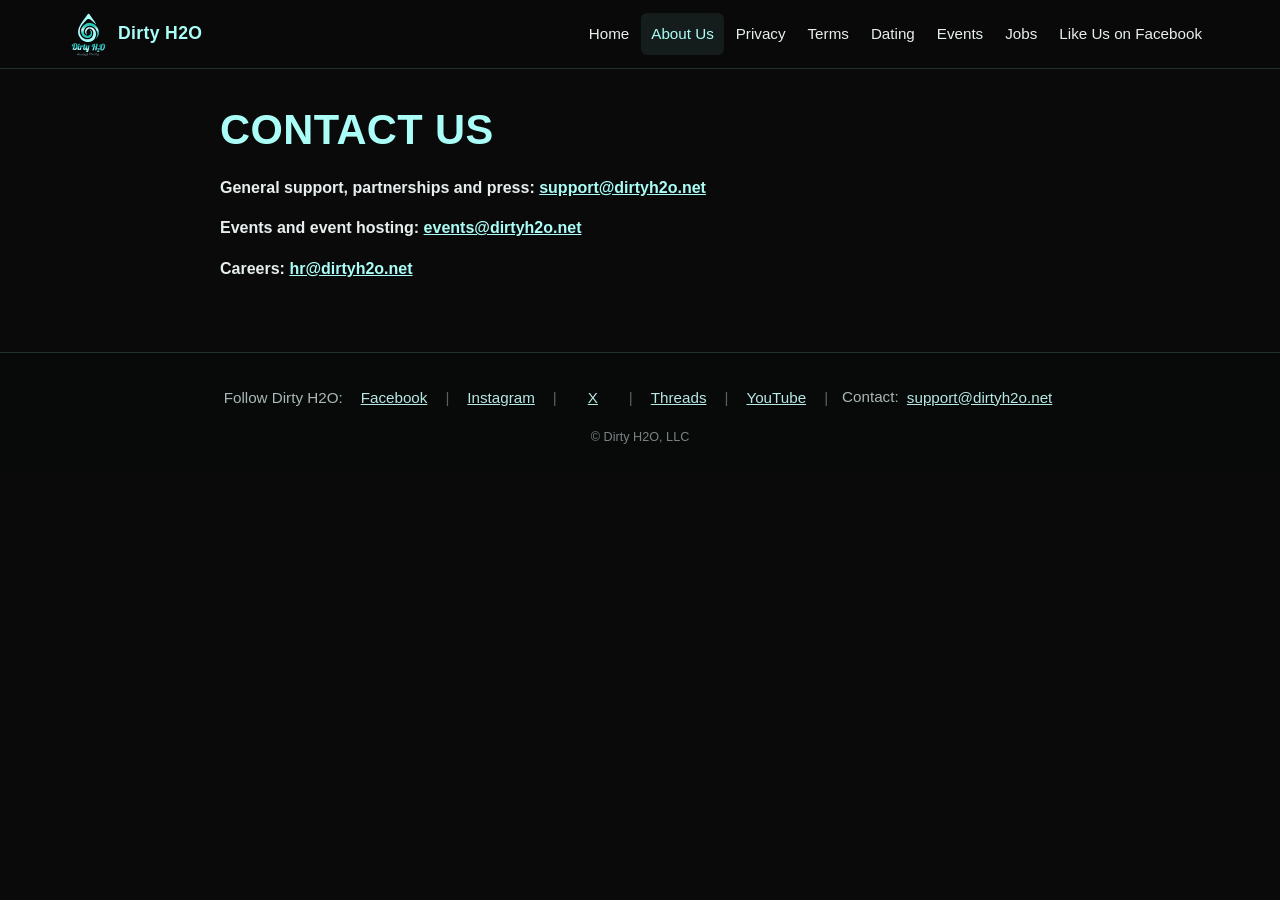
<file: about-us/contact-us/index.html>
<!DOCTYPE html>
<html lang="en">
<head>
<meta charset="utf-8">
<meta name="viewport" content="width=device-width, initial-scale=1">
<title>Dirty H2O - Contact Us</title>
<meta name="description" content="Contact Dirty H2O: support@dirtyh2o.net, events@dirtyh2o.net, hr@dirtyh2o.net.">
<link rel="canonical" href="https://dirtyh2o.net/about-us/contact-us/">
<meta name="theme-color" content="#0a0a0a">
<meta name="color-scheme" content="dark">
<link rel="icon" href="/favicon.ico" sizes="any">
<link rel="icon" href="/favicon.svg" type="image/svg+xml">
<link rel="apple-touch-icon" href="/apple-touch-icon.png">
<meta property="og:type" content="website">
<meta property="og:site_name" content="Dirty H2O">
<meta property="og:title" content="Dirty H2O - Contact Us">
<meta property="og:description" content="Contact Dirty H2O: support@dirtyh2o.net, events@dirtyh2o.net, hr@dirtyh2o.net.">
<meta property="og:url" content="https://dirtyh2o.net/about-us/contact-us/">
<meta property="og:image" content="https://dirtyh2o.net/og-image.png">
<meta property="og:image:width" content="1200">
<meta property="og:image:height" content="630">
<meta property="og:image:alt" content="Dirty H2O logo — Always Thirsty">
<meta name="twitter:card" content="summary_large_image">
<meta name="twitter:site" content="@DirtyH2OFun">
<meta name="twitter:title" content="Dirty H2O - Contact Us">
<meta name="twitter:description" content="Contact Dirty H2O: support@dirtyh2o.net, events@dirtyh2o.net, hr@dirtyh2o.net.">
<meta name="twitter:image" content="https://dirtyh2o.net/og-image.png">
<link rel="stylesheet" href="/styles.css">
</head>
<body>
<a class="skip" href="#main">Skip to main content</a>
<header class="site-header"><div class="bar">
<a class="brand" href="/"><img src="/dirty-h2o-logo-v2-smooth.svg" alt="" width="40" height="48">Dirty H2O</a>
<div class="nav-desktop"><nav class="nav" aria-label="Main"><ul><li><a href="/">Home</a></li><li class="sub"><a href="/about-us/" class="section-active">About Us</a><ul><li><a href="/about-us/history/">History</a></li><li><a href="/about-us/our-team/">Our Team</a></li><li><a href="/about-us/contact-us/" aria-current="page">Contact Us</a></li></ul></li><li><a href="/privacy/">Privacy</a></li><li><a href="/terms/">Terms</a></li><li><a href="/dating/">Dating</a></li><li><a href="/events/">Events</a></li><li><a href="/jobs/">Jobs</a></li><li><a href="https://www.facebook.com/dirtyh20" rel="noopener" target="_blank">Like Us on Facebook</a></li></ul></nav></div>
<details class="menu"><summary aria-label="Menu">Menu</summary><nav class="nav" aria-label="Main"><ul><li><a href="/">Home</a></li><li class="sub"><a href="/about-us/" class="section-active">About Us</a><ul><li><a href="/about-us/history/">History</a></li><li><a href="/about-us/our-team/">Our Team</a></li><li><a href="/about-us/contact-us/" aria-current="page">Contact Us</a></li></ul></li><li><a href="/privacy/">Privacy</a></li><li><a href="/terms/">Terms</a></li><li><a href="/dating/">Dating</a></li><li><a href="/events/">Events</a></li><li><a href="/jobs/">Jobs</a></li><li><a href="https://www.facebook.com/dirtyh20" rel="noopener" target="_blank">Like Us on Facebook</a></li></ul></nav></details>
</div></header>
<main id="main">
<article class="page">
<h1>Contact Us</h1>
<p><strong>General support, partnerships and press: </strong><a href="mailto:support@dirtyh2o.net"><strong>support@dirtyh2o.net</strong></a></p>
<p><strong>Events and event hosting: </strong><a href="mailto:events@dirtyh2o.net"><strong>events@dirtyh2o.net</strong></a></p>
<p><strong>Careers: </strong><a href="mailto:hr@dirtyh2o.net"><strong>hr@dirtyh2o.net</strong></a></p>
</article>
</main>
<footer class="site-footer"><div class="inner">
<span>Follow Dirty H2O:</span> <a href="https://www.facebook.com/dirtyh20" rel="noopener" target="_blank">Facebook</a> <span class="sep">|</span> <a href="https://www.instagram.com/dirtyh2o_/" rel="noopener" target="_blank">Instagram</a> <span class="sep">|</span> <a href="https://x.com/DirtyH2OFun" rel="noopener" target="_blank">X</a> <span class="sep">|</span> <a href="https://www.threads.com/@dirtyh2o_" rel="noopener" target="_blank">Threads</a> <span class="sep">|</span> <a href="https://www.youtube.com/@DirtyH2OFun" rel="noopener" target="_blank">YouTube</a> <span class="sep">|</span> <span>Contact: <a href="mailto:support@dirtyh2o.net">support@dirtyh2o.net</a></span>
<small>© Dirty H2O, LLC</small>
</div></footer>
</body>
</html>
</file>
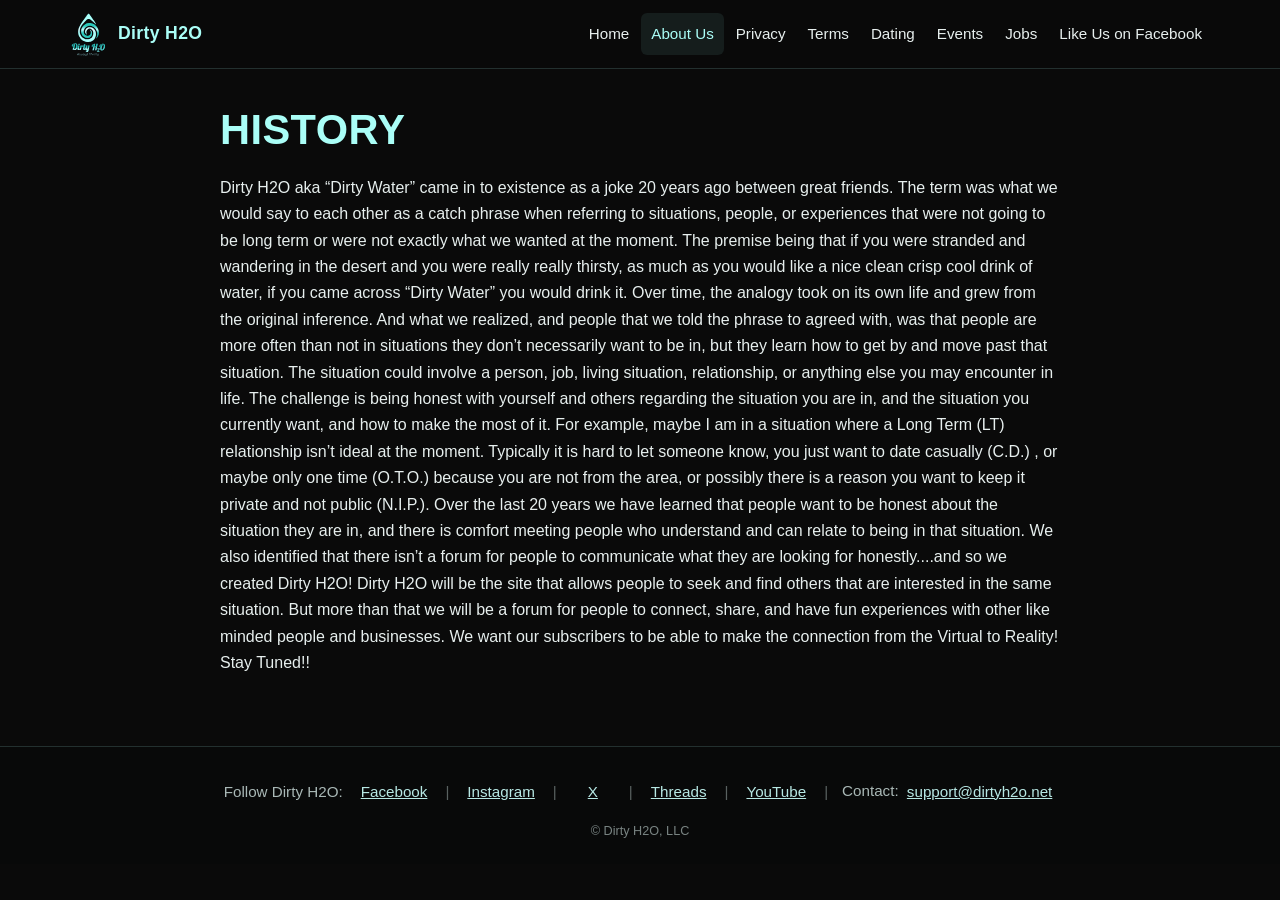
<file: about-us/history/index.html>
<!DOCTYPE html>
<html lang="en">
<head>
<meta charset="utf-8">
<meta name="viewport" content="width=device-width, initial-scale=1">
<title>Dirty H2O - History</title>
<meta name="description" content="How Dirty H2O, aka “Dirty Water,” came to be.">
<link rel="canonical" href="https://dirtyh2o.net/about-us/history/">
<meta name="theme-color" content="#0a0a0a">
<meta name="color-scheme" content="dark">
<link rel="icon" href="/favicon.ico" sizes="any">
<link rel="icon" href="/favicon.svg" type="image/svg+xml">
<link rel="apple-touch-icon" href="/apple-touch-icon.png">
<meta property="og:type" content="website">
<meta property="og:site_name" content="Dirty H2O">
<meta property="og:title" content="Dirty H2O - History">
<meta property="og:description" content="How Dirty H2O, aka “Dirty Water,” came to be.">
<meta property="og:url" content="https://dirtyh2o.net/about-us/history/">
<meta property="og:image" content="https://dirtyh2o.net/og-image.png">
<meta property="og:image:width" content="1200">
<meta property="og:image:height" content="630">
<meta property="og:image:alt" content="Dirty H2O logo — Always Thirsty">
<meta name="twitter:card" content="summary_large_image">
<meta name="twitter:site" content="@DirtyH2OFun">
<meta name="twitter:title" content="Dirty H2O - History">
<meta name="twitter:description" content="How Dirty H2O, aka “Dirty Water,” came to be.">
<meta name="twitter:image" content="https://dirtyh2o.net/og-image.png">
<link rel="stylesheet" href="/styles.css">
</head>
<body>
<a class="skip" href="#main">Skip to main content</a>
<header class="site-header"><div class="bar">
<a class="brand" href="/"><img src="/dirty-h2o-logo-v2-smooth.svg" alt="" width="40" height="48">Dirty H2O</a>
<div class="nav-desktop"><nav class="nav" aria-label="Main"><ul><li><a href="/">Home</a></li><li class="sub"><a href="/about-us/" class="section-active">About Us</a><ul><li><a href="/about-us/history/" aria-current="page">History</a></li><li><a href="/about-us/our-team/">Our Team</a></li><li><a href="/about-us/contact-us/">Contact Us</a></li></ul></li><li><a href="/privacy/">Privacy</a></li><li><a href="/terms/">Terms</a></li><li><a href="/dating/">Dating</a></li><li><a href="/events/">Events</a></li><li><a href="/jobs/">Jobs</a></li><li><a href="https://www.facebook.com/dirtyh20" rel="noopener" target="_blank">Like Us on Facebook</a></li></ul></nav></div>
<details class="menu"><summary aria-label="Menu">Menu</summary><nav class="nav" aria-label="Main"><ul><li><a href="/">Home</a></li><li class="sub"><a href="/about-us/" class="section-active">About Us</a><ul><li><a href="/about-us/history/" aria-current="page">History</a></li><li><a href="/about-us/our-team/">Our Team</a></li><li><a href="/about-us/contact-us/">Contact Us</a></li></ul></li><li><a href="/privacy/">Privacy</a></li><li><a href="/terms/">Terms</a></li><li><a href="/dating/">Dating</a></li><li><a href="/events/">Events</a></li><li><a href="/jobs/">Jobs</a></li><li><a href="https://www.facebook.com/dirtyh20" rel="noopener" target="_blank">Like Us on Facebook</a></li></ul></nav></details>
</div></header>
<main id="main">
<article class="page">
<h1>History</h1>
<p>Dirty H2O aka “Dirty Water” came in to existence as a joke 20 years  ago between great friends.  The term was what we would say to each other as a catch phrase when referring to situations, people, or experiences that were not going to be long term or were not exactly what we wanted at the moment.  The premise being that if you were stranded and wandering in the desert and you were really really thirsty, as much as you would like a nice clean crisp cool drink of water, if you came across “Dirty Water” you would drink it.  Over time, the analogy took on its own life and grew from the original inference.  And what we realized, and people that we told the phrase to agreed with, was that people are more often than not in situations they don’t necessarily want to be in, but they learn how to get by  and move past that situation.  The situation could involve a person, job, living situation, relationship, or anything else you may encounter in life. The challenge is being honest with yourself and others regarding the situation you are in, and the situation you currently want, and how to make the most of it.   For example, maybe I am in a situation where a Long Term (LT) relationship isn’t ideal at the moment.  Typically it is hard to let someone know, you just want to date casually (C.D.) , or maybe only one time (O.T.O.) because you are not from the area, or possibly there is a reason you want to keep it private and not public (N.I.P.).  Over the last 20 years we have learned that people want to be honest about the situation they are in, and there is comfort meeting people who understand and can relate to being in that situation.  We also identified that there isn’t a forum for people to communicate what they are looking for honestly....and so we created Dirty H2O!  Dirty H2O will be the site that allows people to seek and find others that are interested in the same situation.  But more than that we will be a forum for people to connect, share, and have fun experiences with other like minded people and businesses.  We want our subscribers to be able to make the connection from the Virtual to Reality!  Stay Tuned!!</p>
</article>
</main>
<footer class="site-footer"><div class="inner">
<span>Follow Dirty H2O:</span> <a href="https://www.facebook.com/dirtyh20" rel="noopener" target="_blank">Facebook</a> <span class="sep">|</span> <a href="https://www.instagram.com/dirtyh2o_/" rel="noopener" target="_blank">Instagram</a> <span class="sep">|</span> <a href="https://x.com/DirtyH2OFun" rel="noopener" target="_blank">X</a> <span class="sep">|</span> <a href="https://www.threads.com/@dirtyh2o_" rel="noopener" target="_blank">Threads</a> <span class="sep">|</span> <a href="https://www.youtube.com/@DirtyH2OFun" rel="noopener" target="_blank">YouTube</a> <span class="sep">|</span> <span>Contact: <a href="mailto:support@dirtyh2o.net">support@dirtyh2o.net</a></span>
<small>© Dirty H2O, LLC</small>
</div></footer>
</body>
</html>
</file>
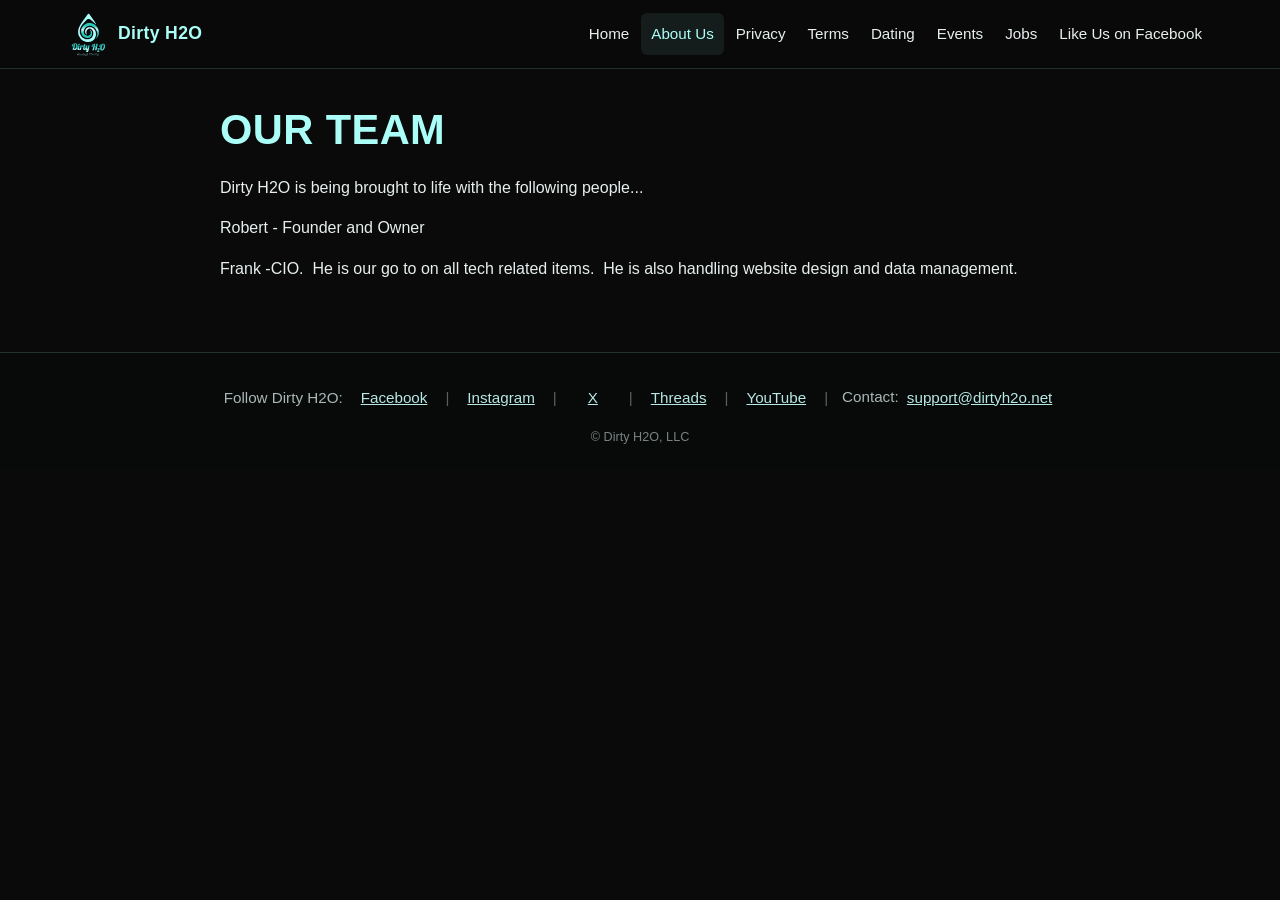
<file: about-us/our-team/index.html>
<!DOCTYPE html>
<html lang="en">
<head>
<meta charset="utf-8">
<meta name="viewport" content="width=device-width, initial-scale=1">
<title>Dirty H2O - Our Team</title>
<meta name="description" content="The people bringing Dirty H2O to life.">
<link rel="canonical" href="https://dirtyh2o.net/about-us/our-team/">
<meta name="theme-color" content="#0a0a0a">
<meta name="color-scheme" content="dark">
<link rel="icon" href="/favicon.ico" sizes="any">
<link rel="icon" href="/favicon.svg" type="image/svg+xml">
<link rel="apple-touch-icon" href="/apple-touch-icon.png">
<meta property="og:type" content="website">
<meta property="og:site_name" content="Dirty H2O">
<meta property="og:title" content="Dirty H2O - Our Team">
<meta property="og:description" content="The people bringing Dirty H2O to life.">
<meta property="og:url" content="https://dirtyh2o.net/about-us/our-team/">
<meta property="og:image" content="https://dirtyh2o.net/og-image.png">
<meta property="og:image:width" content="1200">
<meta property="og:image:height" content="630">
<meta property="og:image:alt" content="Dirty H2O logo — Always Thirsty">
<meta name="twitter:card" content="summary_large_image">
<meta name="twitter:site" content="@DirtyH2OFun">
<meta name="twitter:title" content="Dirty H2O - Our Team">
<meta name="twitter:description" content="The people bringing Dirty H2O to life.">
<meta name="twitter:image" content="https://dirtyh2o.net/og-image.png">
<link rel="stylesheet" href="/styles.css">
</head>
<body>
<a class="skip" href="#main">Skip to main content</a>
<header class="site-header"><div class="bar">
<a class="brand" href="/"><img src="/dirty-h2o-logo-v2-smooth.svg" alt="" width="40" height="48">Dirty H2O</a>
<div class="nav-desktop"><nav class="nav" aria-label="Main"><ul><li><a href="/">Home</a></li><li class="sub"><a href="/about-us/" class="section-active">About Us</a><ul><li><a href="/about-us/history/">History</a></li><li><a href="/about-us/our-team/" aria-current="page">Our Team</a></li><li><a href="/about-us/contact-us/">Contact Us</a></li></ul></li><li><a href="/privacy/">Privacy</a></li><li><a href="/terms/">Terms</a></li><li><a href="/dating/">Dating</a></li><li><a href="/events/">Events</a></li><li><a href="/jobs/">Jobs</a></li><li><a href="https://www.facebook.com/dirtyh20" rel="noopener" target="_blank">Like Us on Facebook</a></li></ul></nav></div>
<details class="menu"><summary aria-label="Menu">Menu</summary><nav class="nav" aria-label="Main"><ul><li><a href="/">Home</a></li><li class="sub"><a href="/about-us/" class="section-active">About Us</a><ul><li><a href="/about-us/history/">History</a></li><li><a href="/about-us/our-team/" aria-current="page">Our Team</a></li><li><a href="/about-us/contact-us/">Contact Us</a></li></ul></li><li><a href="/privacy/">Privacy</a></li><li><a href="/terms/">Terms</a></li><li><a href="/dating/">Dating</a></li><li><a href="/events/">Events</a></li><li><a href="/jobs/">Jobs</a></li><li><a href="https://www.facebook.com/dirtyh20" rel="noopener" target="_blank">Like Us on Facebook</a></li></ul></nav></details>
</div></header>
<main id="main">
<article class="page">
<h1>Our Team</h1>
<p>Dirty H2O is being brought to life with the following people...</p>
<p>Robert - Founder and Owner</p>
<p>Frank -CIO.  He is our go to on all tech related items.  He is also handling website design and data management.</p>
</article>
</main>
<footer class="site-footer"><div class="inner">
<span>Follow Dirty H2O:</span> <a href="https://www.facebook.com/dirtyh20" rel="noopener" target="_blank">Facebook</a> <span class="sep">|</span> <a href="https://www.instagram.com/dirtyh2o_/" rel="noopener" target="_blank">Instagram</a> <span class="sep">|</span> <a href="https://x.com/DirtyH2OFun" rel="noopener" target="_blank">X</a> <span class="sep">|</span> <a href="https://www.threads.com/@dirtyh2o_" rel="noopener" target="_blank">Threads</a> <span class="sep">|</span> <a href="https://www.youtube.com/@DirtyH2OFun" rel="noopener" target="_blank">YouTube</a> <span class="sep">|</span> <span>Contact: <a href="mailto:support@dirtyh2o.net">support@dirtyh2o.net</a></span>
<small>© Dirty H2O, LLC</small>
</div></footer>
</body>
</html>
</file>
<file: styles.css>
:root{--bg0:#0a0a0a;--bg1:#141616;--panel:#121414;--line:#23302f;--teal:#aafef7;--teal-soft:#b7e8e4;--text:#e7efee;--muted:#a9b8b6;--max:880px}
*{box-sizing:border-box}
html{-webkit-text-size-adjust:100%}
body{margin:0;background:var(--bg0);color:var(--text);font:16px/1.65 "Segoe UI","Helvetica Neue",Helvetica,Arial,sans-serif;overflow-wrap:anywhere}
a{color:var(--teal)}
a:hover{color:#fff}
a:focus-visible,summary:focus-visible{outline:2px solid var(--teal);outline-offset:2px;border-radius:3px}
.skip{position:absolute;left:-9999px;top:0;background:var(--teal);color:#000;padding:8px 12px;z-index:10}
.skip:focus{left:8px;top:8px}
.site-header{position:sticky;top:0;z-index:5;background:rgba(10,10,10,.94);backdrop-filter:blur(6px);border-bottom:1px solid var(--line)}
.bar{max-width:1180px;margin:0 auto;display:flex;align-items:center;justify-content:space-between;gap:16px;padding:10px 18px}
.brand{display:flex;align-items:center;gap:10px;text-decoration:none;color:var(--teal);font-weight:700;font-size:1.1rem;letter-spacing:.02em}
.brand img{width:40px;height:48px;object-fit:contain}
.nav ul{list-style:none;margin:0;padding:0;display:flex;flex-wrap:wrap;align-items:center;gap:2px}
.nav a{display:block;padding:8px 10px;border-radius:6px;text-decoration:none;color:var(--text);font-size:.95rem}
.nav a:hover,.nav a[aria-current=page],.nav a.section-active{color:var(--teal);background:#151d1c}
.nav .sub{position:relative}
.nav .sub>ul{display:none;position:absolute;left:0;top:100%;min-width:180px;background:#101313;border:1px solid var(--line);border-radius:8px;padding:6px;flex-direction:column;align-items:stretch}
.nav .sub:hover>ul,.nav .sub:focus-within>ul{display:flex}
.menu{display:none}
.menu summary{list-style:none;cursor:pointer;padding:8px 12px;border:1px solid var(--line);border-radius:8px;color:var(--teal);font-weight:600}
.menu summary::-webkit-details-marker{display:none}
@media (max-width:860px){
 .nav-desktop{display:none}
 .menu{display:block}
 .menu .nav{position:absolute;left:0;right:0;top:100%;background:#0d0f0f;border-bottom:1px solid var(--line);padding:8px 14px 14px}
 .menu .nav ul{flex-direction:column;align-items:stretch}
 .menu .nav .sub>ul{display:flex;position:static;border:0;background:none;padding:0 0 0 14px;min-width:0}
 .menu .nav a{padding:10px 8px;font-size:1rem}
}
main{display:block}
/* Format B v2 hero fits fully at <=560px tall (compact) or >=760px tall; 600-700 clips at >430px wide (measured). */
.hero-frame{display:block;width:100%;height:780px;border:0;background:var(--bg0)}
@media (max-width:430px),(max-height:700px){.hero-frame{height:560px}}
.page{max-width:var(--max);margin:0 auto;padding:36px 20px 56px}
.page h1{text-transform:uppercase;font-size:clamp(1.9rem,5vw,2.6rem);line-height:1.2;color:var(--teal);margin:0 0 20px;letter-spacing:.01em}
.page h2{text-transform:uppercase;font-size:1.35rem;color:var(--teal-soft);margin:34px 0 10px;line-height:1.3}
.page h3{font-size:1.08rem;color:var(--teal-soft);margin:24px 0 6px;line-height:1.35}
.page p{margin:0 0 14px}
.page ul,.page ol{margin:0 0 16px;padding-left:1.4em}
.page li{margin:4px 0}
.home-intro{text-align:center;max-width:680px}
.home-intro p:first-child{font-size:1.5rem;color:var(--teal);font-weight:600}
.home-logo{display:block;margin:0 auto 18px;width:min(240px,60vw);height:auto}
.site-footer{border-top:1px solid var(--line);background:#080909;color:var(--muted);font-size:.95rem}
.site-footer .inner{max-width:1180px;margin:0 auto;padding:22px 18px;display:flex;flex-wrap:wrap;gap:8px 14px;align-items:center;justify-content:center;text-align:center}
.site-footer a{color:var(--teal-soft);display:inline-flex;align-items:center;justify-content:center;min-height:44px;min-width:44px;padding:0 4px}
.site-footer .sep{opacity:.5}
.site-footer small{width:100%;opacity:.7}
/* Phone: footer wraps, so drop the "|" separators (no stray leading pipes) and rely on spacing. */
@media (max-width:600px){.site-footer .sep{display:none}.site-footer .inner{gap:0 10px}}
.page li>ul,.page li>ol{margin:6px 0 4px}
@media (prefers-reduced-motion:reduce){*{scroll-behavior:auto!important;transition:none!important}}
</file>
